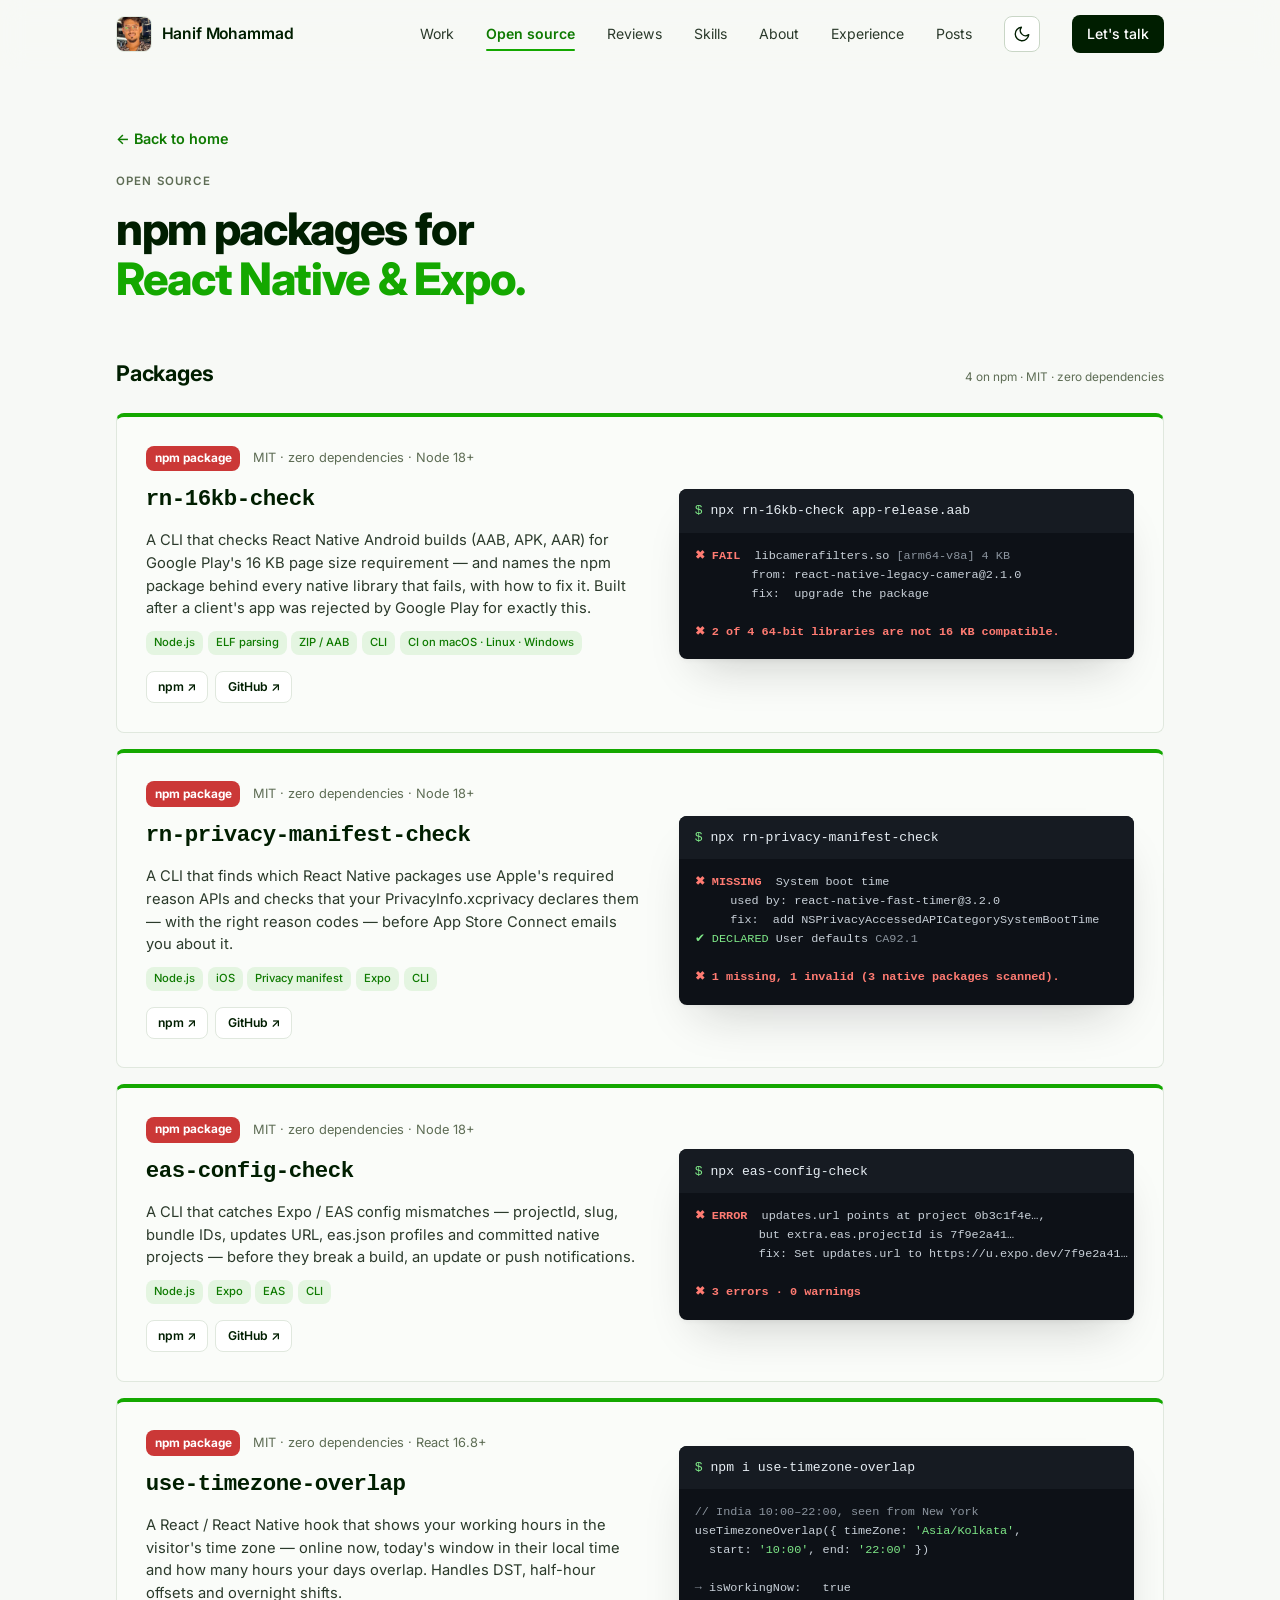
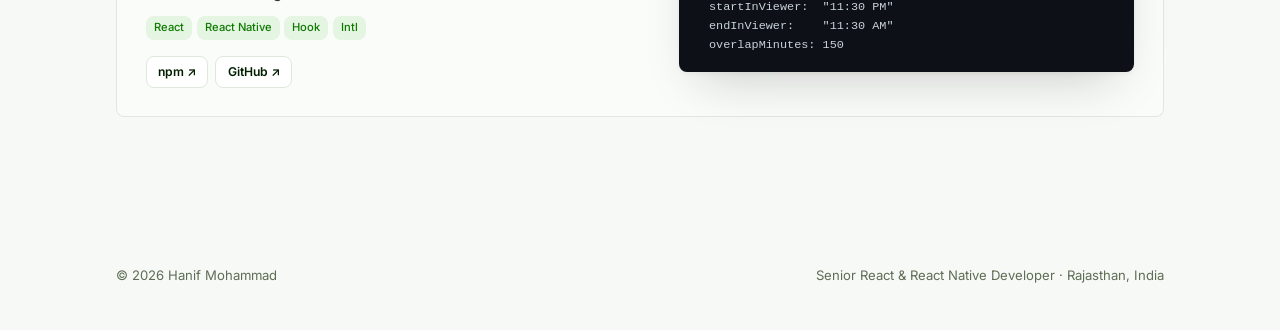
<file: open-source/index.html>
<!doctype html>
<html lang="en">
<head>
<meta charset="utf-8">
<meta name="viewport" content="width=device-width, initial-scale=1">
<title>Open source — Hanif Mohammad</title>
<meta name="description" content="Open-source npm packages by Hanif Mohammad for React Native and Expo developers.">
<link rel="canonical" href="https://hanif-2000.github.io/open-source/">
<meta property="og:type" content="website">
<meta property="og:url" content="https://hanif-2000.github.io/open-source/">
<meta property="og:title" content="Open source — Hanif Mohammad">
<meta property="og:description" content="Open-source npm packages by Hanif Mohammad for React Native and Expo developers.">
<meta property="og:image" content="https://hanif-2000.github.io/assets/og.jpg">
<meta name="twitter:card" content="summary_large_image">
<meta name="theme-color" content="#F7F9F6">
<link rel="icon" type="image/png" href="/assets/favicon.png">
<link rel="apple-touch-icon" href="/assets/apple-touch-icon.png">
<link rel="preconnect" href="https://fonts.googleapis.com">
<link rel="preconnect" href="https://fonts.gstatic.com" crossorigin>
<link href="https://fonts.googleapis.com/css2?family=Inter:wght@400;500;600;700;800&display=swap" rel="stylesheet">
<link rel="stylesheet" href="/assets/site.css">
<script>
  try { var t = localStorage.getItem('theme'); if (t === 'dark' || t === 'light') document.documentElement.setAttribute('data-theme', t); } catch (e) {}
</script>
</head>
<body>
<!-- Generated by scripts/build_pages.py from index.html — edit index.html, then re-run the script. -->

<header class="nav" id="nav">
  <div class="wrap nav-inner">
    <a href="/" class="brand"><img class="brand-avatar" src="/assets/avatar.jpg" alt="" width="36" height="36">Hanif Mohammad</a>
    <nav class="nav-links" aria-label="Primary">
      <a href="/work/" class="menu-link">Work</a>
      <a href="/open-source/" class="menu-link active" aria-current="page">Open source</a>
      <a href="/reviews/" class="menu-link">Reviews</a>
      <a href="/#skills" class="menu-link nav-extra">Skills</a>
      <a href="/#about" class="menu-link nav-extra">About</a>
      <a href="/#experience" class="menu-link nav-extra">Experience</a>
      <a href="/#posts" class="menu-link nav-extra">Posts</a>
      <button type="button" class="theme-btn" id="themeBtn" aria-label="Toggle dark mode"><svg class="moon" viewBox="0 0 24 24" fill="none" stroke="currentColor" stroke-width="1.8" stroke-linecap="round" stroke-linejoin="round"><path d="M21 12.8A9 9 0 1111.2 3a7 7 0 009.8 9.8z"/></svg><svg class="sun" viewBox="0 0 24 24" fill="none" stroke="currentColor" stroke-width="1.8" stroke-linecap="round"><circle cx="12" cy="12" r="4"/><path d="M12 2v2M12 20v2M4.9 4.9l1.4 1.4M17.7 17.7l1.4 1.4M2 12h2M20 12h2M4.9 19.1l1.4-1.4M17.7 6.3l1.4-1.4"/></svg></button>
      <a href="/#contact" class="nav-cta">Let's talk</a>
    </nav>
  </div>
</header>

<main id="top">
  <section class="page-intro" aria-label="Open source">
    <div class="wrap">
      <a class="back-link" href="/#work">← Back to home</a>
      <div class="sec-head">
        <span class="label">Open source</span>
        <h2>npm packages for <i>React Native &amp; Expo.</i></h2>
      </div>
      <div class="work-group" id="packages">
        <div class="group-label"><h3>Packages</h3><span class="count">4 on npm · MIT · zero dependencies</span></div>
        <div class="all-grid" data-cols="1">
          <article class="oss-card">
          <div class="oss-main">
            <div class="oss-head"><span class="oss-badge">npm package</span><span class="oss-meta">MIT · zero dependencies · Node 18+</span></div>
            <h4>rn-16kb-check</h4>
            <p>A CLI that checks React Native Android builds (AAB, APK, AAR) for Google Play's 16 KB page size requirement — and names the npm package behind every native library that fails, with how to fix it. Built after a client's app was rejected by Google Play for exactly this.</p>
            <div class="p-stack"><span>Node.js</span><span>ELF parsing</span><span>ZIP / AAB</span><span>CLI</span><span>CI on macOS · Linux · Windows</span></div>
            <div class="p-links">
              <a href="https://www.npmjs.com/package/rn-16kb-check" target="_blank" rel="noopener">npm ↗</a>
              <a href="https://github.com/hanif-2000/rn-16kb-check" target="_blank" rel="noopener">GitHub ↗</a>
            </div>
          </div>
          <div class="oss-term" aria-label="Example output">
            <div class="oss-cmd"><span>$</span> npx rn-16kb-check app-release.aab</div>
<pre><b class="r">✖ FAIL</b>  libcamerafilters.so <i>[arm64-v8a] 4 KB</i>
        from: react-native-legacy-camera@2.1.0
        fix:  upgrade the package

<b class="r">✖ 2 of 4 64-bit libraries are not 16 KB compatible.</b></pre>
          </div>
        </article>
          <article class="oss-card">
            <div class="oss-main">
              <div class="oss-head"><span class="oss-badge">npm package</span><span class="oss-meta">MIT · zero dependencies · Node 18+</span></div>
              <h4>rn-privacy-manifest-check</h4>
              <p>A CLI that finds which React Native packages use Apple's required reason APIs and checks that your PrivacyInfo.xcprivacy declares them — with the right reason codes — before App Store Connect emails you about it.</p>
              <div class="p-stack"><span>Node.js</span><span>iOS</span><span>Privacy manifest</span><span>Expo</span><span>CLI</span></div>
              <div class="p-links">
                <a href="https://www.npmjs.com/package/rn-privacy-manifest-check" target="_blank" rel="noopener">npm ↗</a>
                <a href="https://github.com/hanif-2000/rn-privacy-manifest-check" target="_blank" rel="noopener">GitHub ↗</a>
              </div>
            </div>
            <div class="oss-term" aria-label="Example output">
              <div class="oss-cmd"><span>$</span> npx rn-privacy-manifest-check</div>
<pre><b class="r">✖ MISSING</b>  System boot time
     used by: react-native-fast-timer@3.2.0
     fix:  add NSPrivacyAccessedAPICategorySystemBootTime
<b class="g">✔ DECLARED</b> User defaults <i>CA92.1</i>

<b class="r">✖ 1 missing, 1 invalid (3 native packages scanned).</b></pre>
            </div>
          </article>
          <article class="oss-card">
            <div class="oss-main">
              <div class="oss-head"><span class="oss-badge">npm package</span><span class="oss-meta">MIT · zero dependencies · Node 18+</span></div>
              <h4>eas-config-check</h4>
              <p>A CLI that catches Expo / EAS config mismatches — projectId, slug, bundle IDs, updates URL, eas.json profiles and committed native projects — before they break a build, an update or push notifications.</p>
              <div class="p-stack"><span>Node.js</span><span>Expo</span><span>EAS</span><span>CLI</span></div>
              <div class="p-links">
                <a href="https://www.npmjs.com/package/eas-config-check" target="_blank" rel="noopener">npm ↗</a>
                <a href="https://github.com/hanif-2000/eas-config-check" target="_blank" rel="noopener">GitHub ↗</a>
              </div>
            </div>
            <div class="oss-term" aria-label="Example output">
              <div class="oss-cmd"><span>$</span> npx eas-config-check</div>
<pre><b class="r">✖ ERROR</b>  updates.url points at project 0b3c1f4e…,
         but extra.eas.projectId is 7f9e2a41…
         fix: Set updates.url to https://u.expo.dev/7f9e2a41…

<b class="r">✖ 3 errors · 0 warnings</b></pre>
            </div>
          </article>
          <article class="oss-card">
            <div class="oss-main">
              <div class="oss-head"><span class="oss-badge">npm package</span><span class="oss-meta">MIT · zero dependencies · React 16.8+</span></div>
              <h4>use-timezone-overlap</h4>
              <p>A React / React Native hook that shows your working hours in the visitor's time zone — online now, today's window in their local time and how many hours your days overlap. Handles DST, half-hour offsets and overnight shifts.</p>
              <div class="p-stack"><span>React</span><span>React Native</span><span>Hook</span><span>Intl</span></div>
              <div class="p-links">
                <a href="https://www.npmjs.com/package/use-timezone-overlap" target="_blank" rel="noopener">npm ↗</a>
                <a href="https://github.com/hanif-2000/use-timezone-overlap" target="_blank" rel="noopener">GitHub ↗</a>
              </div>
            </div>
            <div class="oss-term" aria-label="Example usage">
              <div class="oss-cmd"><span>$</span> npm i use-timezone-overlap</div>
<pre><i>// India 10:00–22:00, seen from New York</i>
useTimezoneOverlap({ timeZone: <b class="g">'Asia/Kolkata'</b>,
  start: <b class="g">'10:00'</b>, end: <b class="g">'22:00'</b> })

<i>→</i> isWorkingNow:   true
  startInViewer:  "11:30 PM"
  endInViewer:    "11:30 AM"
  overlapMinutes: 150</pre>
            </div>
          </article>
          
        </div>
      </div>
    </div>
  </section>
</main>

<footer class="site wrap">
  <span>© 2026 Hanif Mohammad</span>
  <span>Senior React &amp; React Native Developer · Rajasthan, India</span>
</footer>

<script>
  (function () {
    var nav = document.getElementById('nav');
    var onScroll = function () { nav.classList.toggle('scrolled', window.scrollY > 8); };
    window.addEventListener('scroll', onScroll, { passive: true }); onScroll();
  })();
  (function () {
    var b = document.getElementById('themeBtn'); if (!b) return;
    var mq = window.matchMedia('(prefers-color-scheme: dark)');
    var cur = function () { var a = document.documentElement.getAttribute('data-theme'); return a || (mq.matches ? 'dark' : 'light'); };
    var meta = document.querySelector('meta[name="theme-color"]');
    var sync = function () { if (meta) meta.setAttribute('content', cur() === 'dark' ? '#0C140B' : '#F7F9F6'); b.setAttribute('aria-pressed', cur() === 'dark' ? 'true' : 'false'); };
    sync();
    b.addEventListener('click', function () {
      var n = cur() === 'dark' ? 'light' : 'dark';
      document.documentElement.setAttribute('data-theme', n);
      try { localStorage.setItem('theme', n); } catch (e) {}
      sync();
    });
  })();
</script>
</body>
</html>
</file>
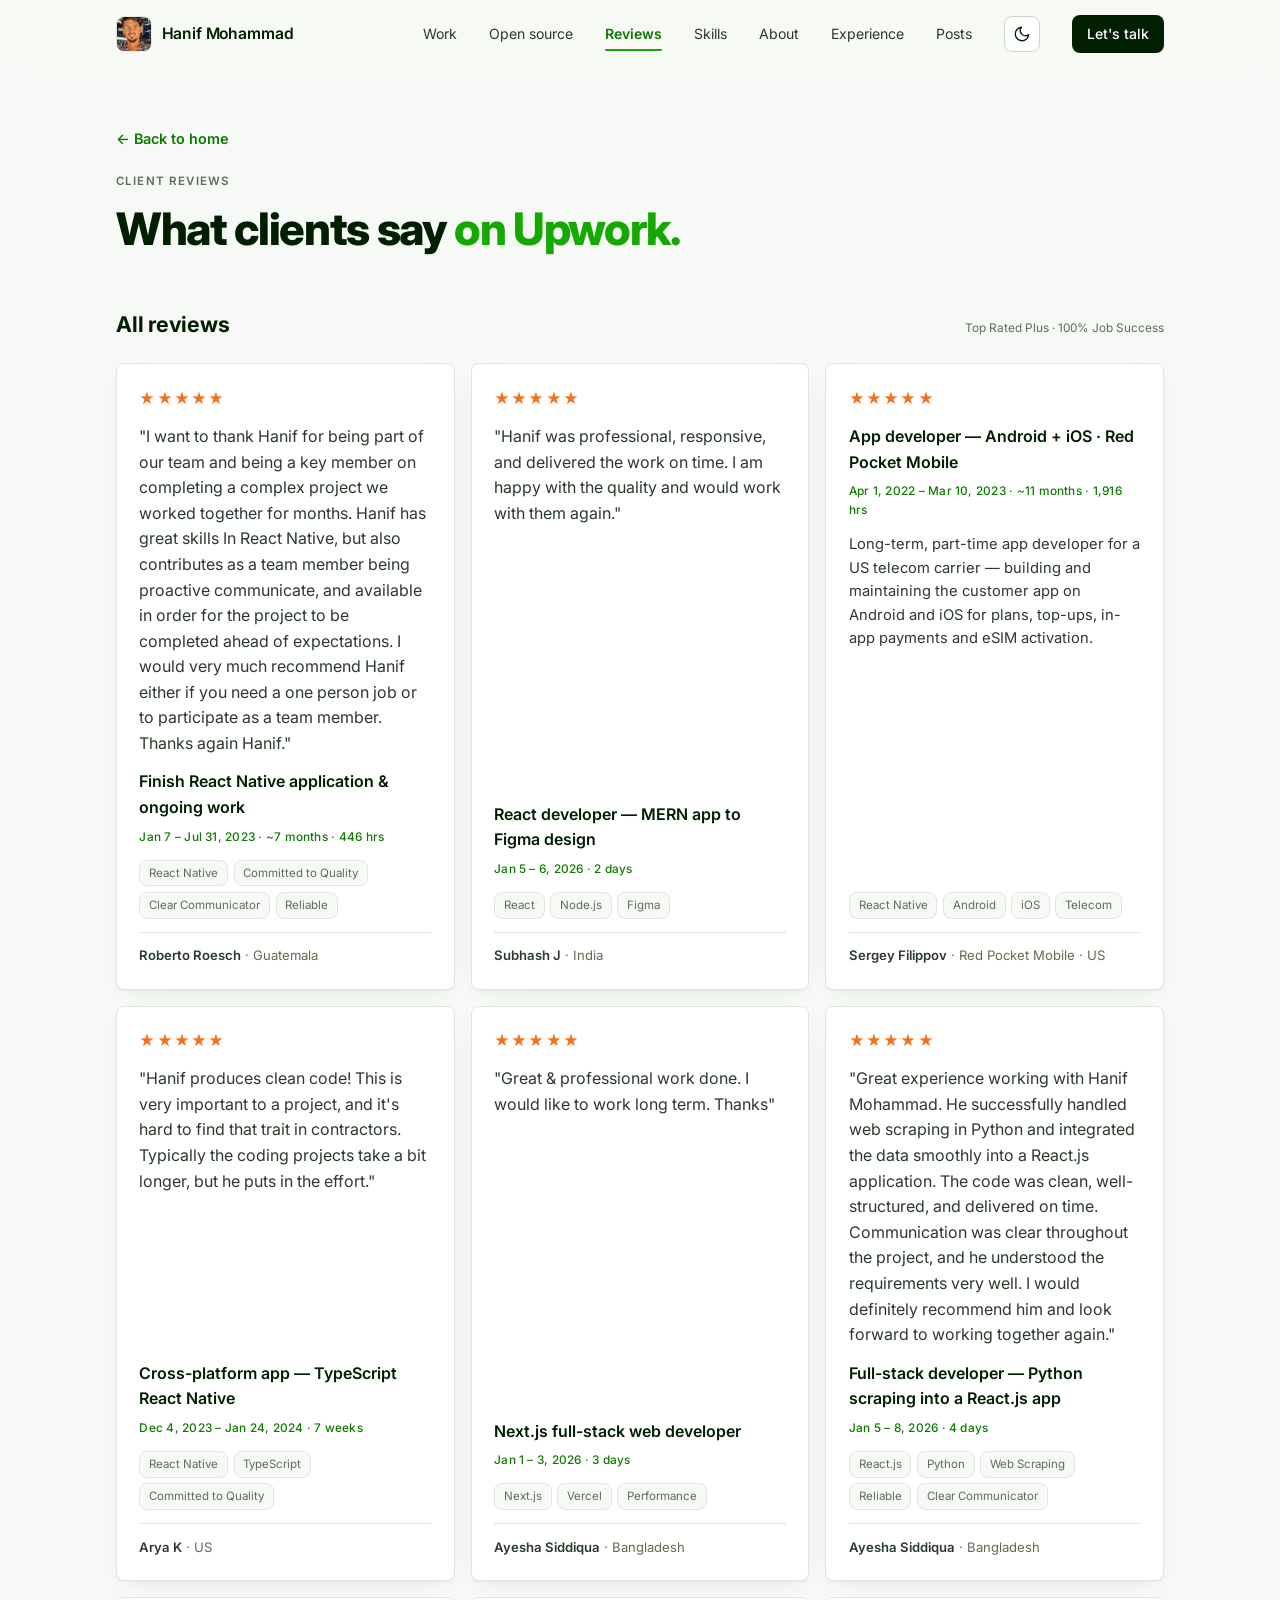
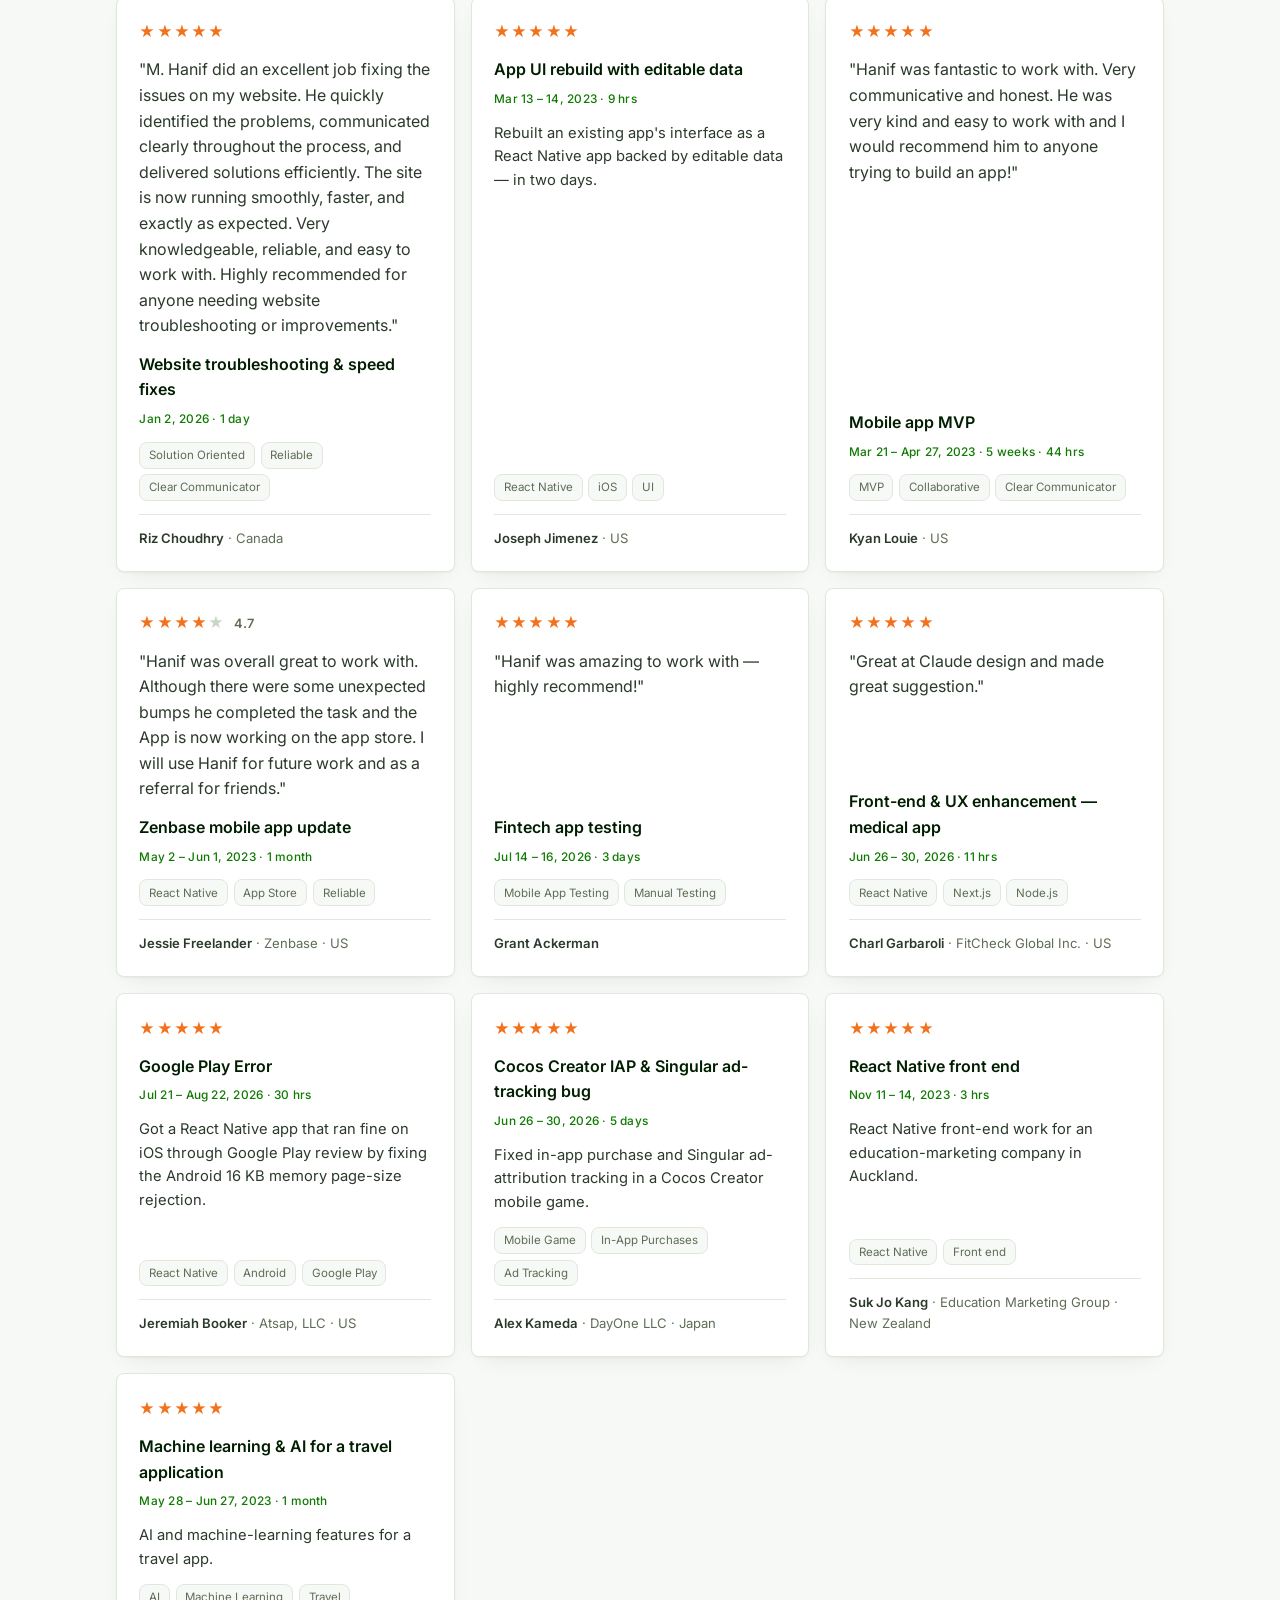
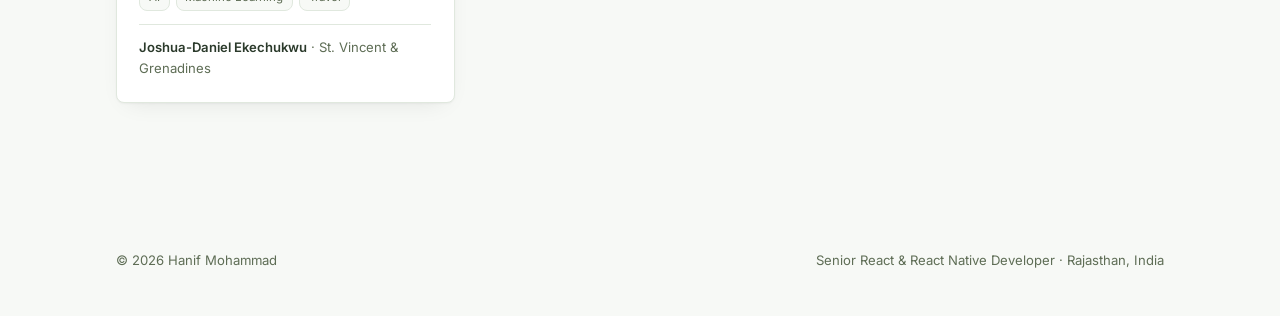
<file: reviews/index.html>
<!doctype html>
<html lang="en">
<head>
<meta charset="utf-8">
<meta name="viewport" content="width=device-width, initial-scale=1">
<title>Client reviews — Hanif Mohammad</title>
<meta name="description" content="Client reviews for Hanif Mohammad on Upwork — Top Rated Plus, 100% Job Success.">
<link rel="canonical" href="https://hanif-2000.github.io/reviews/">
<meta property="og:type" content="website">
<meta property="og:url" content="https://hanif-2000.github.io/reviews/">
<meta property="og:title" content="Client reviews — Hanif Mohammad">
<meta property="og:description" content="Client reviews for Hanif Mohammad on Upwork — Top Rated Plus, 100% Job Success.">
<meta property="og:image" content="https://hanif-2000.github.io/assets/og.jpg">
<meta name="twitter:card" content="summary_large_image">
<meta name="theme-color" content="#F7F9F6">
<link rel="icon" type="image/png" href="/assets/favicon.png">
<link rel="apple-touch-icon" href="/assets/apple-touch-icon.png">
<link rel="preconnect" href="https://fonts.googleapis.com">
<link rel="preconnect" href="https://fonts.gstatic.com" crossorigin>
<link href="https://fonts.googleapis.com/css2?family=Inter:wght@400;500;600;700;800&display=swap" rel="stylesheet">
<link rel="stylesheet" href="/assets/site.css">
<script>
  try { var t = localStorage.getItem('theme'); if (t === 'dark' || t === 'light') document.documentElement.setAttribute('data-theme', t); } catch (e) {}
</script>
</head>
<body>
<!-- Generated by scripts/build_pages.py from index.html — edit index.html, then re-run the script. -->

<header class="nav" id="nav">
  <div class="wrap nav-inner">
    <a href="/" class="brand"><img class="brand-avatar" src="/assets/avatar.jpg" alt="" width="36" height="36">Hanif Mohammad</a>
    <nav class="nav-links" aria-label="Primary">
      <a href="/work/" class="menu-link">Work</a>
      <a href="/open-source/" class="menu-link">Open source</a>
      <a href="/reviews/" class="menu-link active" aria-current="page">Reviews</a>
      <a href="/#skills" class="menu-link nav-extra">Skills</a>
      <a href="/#about" class="menu-link nav-extra">About</a>
      <a href="/#experience" class="menu-link nav-extra">Experience</a>
      <a href="/#posts" class="menu-link nav-extra">Posts</a>
      <button type="button" class="theme-btn" id="themeBtn" aria-label="Toggle dark mode"><svg class="moon" viewBox="0 0 24 24" fill="none" stroke="currentColor" stroke-width="1.8" stroke-linecap="round" stroke-linejoin="round"><path d="M21 12.8A9 9 0 1111.2 3a7 7 0 009.8 9.8z"/></svg><svg class="sun" viewBox="0 0 24 24" fill="none" stroke="currentColor" stroke-width="1.8" stroke-linecap="round"><circle cx="12" cy="12" r="4"/><path d="M12 2v2M12 20v2M4.9 4.9l1.4 1.4M17.7 17.7l1.4 1.4M2 12h2M20 12h2M4.9 19.1l1.4-1.4M17.7 6.3l1.4-1.4"/></svg></button>
      <a href="/#contact" class="nav-cta">Let's talk</a>
    </nav>
  </div>
</header>

<main id="top">
  <section class="page-intro" aria-label="Client reviews">
    <div class="wrap">
      <a class="back-link" href="/#reviews">← Back to home</a>
      <div class="sec-head">
        <span class="label">Client reviews</span>
        <h2>What clients say <i>on Upwork.</i></h2>
      </div>
      <div class="work-group" id="all">
        <div class="group-label"><h3>All reviews</h3><span class="count">Top Rated Plus · 100% Job Success</span></div>
        <div class="all-grid" data-cols="3">
        <!-- Review card. Written review -> <blockquote>; stars only -> <p class="summary">.
             Desktop grid is 6 columns: .featured = 4, default = 2, .half = 3. Keep every row summing to 6. -->
        <article class="review">
          <span class="stars" aria-label="5 out of 5 stars">★★★★★</span>
          <blockquote>"I want to thank Hanif for being part of our team and being a key member on completing a complex project we worked together for months. Hanif has great skills In React Native, but also contributes as a team member being proactive communicate, and available in order for the project to be completed ahead of expectations. I would very much recommend Hanif either if you need a one person job or to participate as a team member. Thanks again Hanif."</blockquote>
          <h3>Finish React Native application &amp; ongoing work</h3>
          <div class="when">Jan 7 – Jul 31, 2023 · ~7 months · 446 hrs</div>
          <div class="tags"><span>React Native</span><span>Committed to Quality</span><span>Clear Communicator</span><span>Reliable</span></div>
          <div class="who"><span><b>Roberto Roesch</b> · Guatemala</span></div>
        </article>

        <article class="review">
          <span class="stars" aria-label="5 out of 5 stars">★★★★★</span>
          <blockquote>"Hanif was professional, responsive, and delivered the work on time. I am happy with the quality and would work with them again."</blockquote>
          <h3>React developer — MERN app to Figma design</h3>
          <div class="when">Jan 5 – 6, 2026 · 2 days</div>
          <div class="tags"><span>React</span><span>Node.js</span><span>Figma</span></div>
          <div class="who"><span><b>Subhash J</b> · India</span></div>
        </article>

        <article class="review">
          <span class="stars" aria-label="5 out of 5 stars">★★★★★</span>
          <h3>App developer — Android + iOS · Red Pocket Mobile</h3>
          <div class="when">Apr 1, 2022 – Mar 10, 2023 · ~11 months · 1,916 hrs</div>
          <p class="summary">Long-term, part-time app developer for a US telecom carrier — building and maintaining the customer app on Android and iOS for plans, top-ups, in-app payments and eSIM activation.</p>
          <div class="tags"><span>React Native</span><span>Android</span><span>iOS</span><span>Telecom</span></div>
          <div class="who"><span><b>Sergey Filippov</b> · Red Pocket Mobile · US</span></div>
        </article>

        <article class="review">
          <span class="stars" aria-label="5 out of 5 stars">★★★★★</span>
          <blockquote>"Hanif produces clean code! This is very important to a project, and it's hard to find that trait in contractors. Typically the coding projects take a bit longer, but he puts in the effort."</blockquote>
          <h3>Cross-platform app — TypeScript React Native</h3>
          <div class="when">Dec 4, 2023 – Jan 24, 2024 · 7 weeks</div>
          <div class="tags"><span>React Native</span><span>TypeScript</span><span>Committed to Quality</span></div>
          <div class="who"><span><b>Arya K</b> · US</span></div>
        </article>

        <article class="review">
          <span class="stars" aria-label="5 out of 5 stars">★★★★★</span>
          <blockquote>"Great &amp; professional work done. I would like to work long term. Thanks"</blockquote>
          <h3>Next.js full-stack web developer</h3>
          <div class="when">Jan 1 – 3, 2026 · 3 days</div>
          <div class="tags"><span>Next.js</span><span>Vercel</span><span>Performance</span></div>
          <div class="who"><span><b>Ayesha Siddiqua</b> · Bangladesh</span></div>
        </article>

        <article class="review">
          <span class="stars" aria-label="5 out of 5 stars">★★★★★</span>
          <blockquote>"Great experience working with Hanif Mohammad. He successfully handled web scraping in Python and integrated the data smoothly into a React.js application. The code was clean, well-structured, and delivered on time. Communication was clear throughout the project, and he understood the requirements very well. I would definitely recommend him and look forward to working together again."</blockquote>
          <h3>Full-stack developer — Python scraping into a React.js app</h3>
          <div class="when">Jan 5 – 8, 2026 · 4 days</div>
          <div class="tags"><span>React.js</span><span>Python</span><span>Web Scraping</span><span>Reliable</span><span>Clear Communicator</span></div>
          <div class="who"><span><b>Ayesha Siddiqua</b> · Bangladesh</span></div>
        </article>

        <article class="review">
          <span class="stars" aria-label="5 out of 5 stars">★★★★★</span>
          <blockquote>"M. Hanif did an excellent job fixing the issues on my website. He quickly identified the problems, communicated clearly throughout the process, and delivered solutions efficiently. The site is now running smoothly, faster, and exactly as expected. Very knowledgeable, reliable, and easy to work with. Highly recommended for anyone needing website troubleshooting or improvements."</blockquote>
          <h3>Website troubleshooting &amp; speed fixes</h3>
          <div class="when">Jan 2, 2026 · 1 day</div>
          <div class="tags"><span>Solution Oriented</span><span>Reliable</span><span>Clear Communicator</span></div>
          <div class="who"><span><b>Riz Choudhry</b> · Canada</span></div>
        </article>

        <article class="review">
          <span class="stars" aria-label="5 out of 5 stars">★★★★★</span>
          <h3>App UI rebuild with editable data</h3>
          <div class="when">Mar 13 – 14, 2023 · 9 hrs</div>
          <p class="summary">Rebuilt an existing app's interface as a React Native app backed by editable data — in two days.</p>
          <div class="tags"><span>React Native</span><span>iOS</span><span>UI</span></div>
          <div class="who"><span><b>Joseph Jimenez</b> · US</span></div>
        </article>

        <article class="review">
          <span class="stars" aria-label="5 out of 5 stars">★★★★★</span>
          <blockquote>"Hanif was fantastic to work with. Very communicative and honest. He was very kind and easy to work with and I would recommend him to anyone trying to build an app!"</blockquote>
          <h3>Mobile app MVP</h3>
          <div class="when">Mar 21 – Apr 27, 2023 · 5 weeks · 44 hrs</div>
          <div class="tags"><span>MVP</span><span>Collaborative</span><span>Clear Communicator</span></div>
          <div class="who"><span><b>Kyan Louie</b> · US</span></div>
        </article>

        <article class="review">
          <span class="stars" aria-label="4.7 out of 5 stars">★★★★<span class="star-dim">★</span> <span class="score">4.7</span></span>
          <blockquote>"Hanif was overall great to work with. Although there were some unexpected bumps he completed the task and the App is now working on the app store. I will use Hanif for future work and as a referral for friends."</blockquote>
          <h3>Zenbase mobile app update</h3>
          <div class="when">May 2 – Jun 1, 2023 · 1 month</div>
          <div class="tags"><span>React Native</span><span>App Store</span><span>Reliable</span></div>
          <div class="who"><span><b>Jessie Freelander</b> · Zenbase · US</span></div>
        </article>

        <article class="review">
          <span class="stars" aria-label="5 out of 5 stars">★★★★★</span>
          <blockquote>"Hanif was amazing to work with — highly recommend!"</blockquote>
          <h3>Fintech app testing</h3>
          <div class="when">Jul 14 – 16, 2026 · 3 days</div>
          <div class="tags"><span>Mobile App Testing</span><span>Manual Testing</span></div>
          <div class="who"><span><b>Grant Ackerman</b></span></div>
        </article>

        <article class="review">
          <span class="stars" aria-label="5 out of 5 stars">★★★★★</span>
          <blockquote>"Great at Claude design and made great suggestion."</blockquote>
          <h3>Front-end &amp; UX enhancement — medical app</h3>
          <div class="when">Jun 26 – 30, 2026 · 11 hrs</div>
          <div class="tags"><span>React Native</span><span>Next.js</span><span>Node.js</span></div>
          <div class="who"><span><b>Charl Garbaroli</b> · FitCheck Global Inc. · US</span></div>
        </article>

        <article class="review">
          <span class="stars" aria-label="5 out of 5 stars">★★★★★</span>
          <h3>Google Play Error</h3>
          <div class="when">Jul 21 – Aug 22, 2026 · 30 hrs</div>
          <p class="summary">Got a React Native app that ran fine on iOS through Google Play review by fixing the Android 16 KB memory page-size rejection.</p>
          <div class="tags"><span>React Native</span><span>Android</span><span>Google Play</span></div>
          <div class="who"><span><b>Jeremiah Booker</b> · Atsap, LLC · US</span></div>
        </article>

        <article class="review">
          <span class="stars" aria-label="5 out of 5 stars">★★★★★</span>
          <h3>Cocos Creator IAP &amp; Singular ad-tracking bug</h3>
          <div class="when">Jun 26 – 30, 2026 · 5 days</div>
          <p class="summary">Fixed in-app purchase and Singular ad-attribution tracking in a Cocos Creator mobile game.</p>
          <div class="tags"><span>Mobile Game</span><span>In-App Purchases</span><span>Ad Tracking</span></div>
          <div class="who"><span><b>Alex Kameda</b> · DayOne LLC · Japan</span></div>
        </article>

        <article class="review">
          <span class="stars" aria-label="5 out of 5 stars">★★★★★</span>
          <h3>React Native front end</h3>
          <div class="when">Nov 11 – 14, 2023 · 3 hrs</div>
          <p class="summary">React Native front-end work for an education-marketing company in Auckland.</p>
          <div class="tags"><span>React Native</span><span>Front end</span></div>
          <div class="who"><span><b>Suk Jo Kang</b> · Education Marketing Group · New Zealand</span></div>
        </article>

        <article class="review">
          <span class="stars" aria-label="5 out of 5 stars">★★★★★</span>
          <h3>Machine learning &amp; AI for a travel application</h3>
          <div class="when">May 28 – Jun 27, 2023 · 1 month</div>
          <p class="summary">AI and machine-learning features for a travel app.</p>
          <div class="tags"><span>AI</span><span>Machine Learning</span><span>Travel</span></div>
          <div class="who"><span><b>Joshua-Daniel Ekechukwu</b> · St. Vincent &amp; Grenadines</span></div>
        </article>

      
        </div>
      </div>
    </div>
  </section>
</main>

<footer class="site wrap">
  <span>© 2026 Hanif Mohammad</span>
  <span>Senior React &amp; React Native Developer · Rajasthan, India</span>
</footer>

<script>
  (function () {
    var nav = document.getElementById('nav');
    var onScroll = function () { nav.classList.toggle('scrolled', window.scrollY > 8); };
    window.addEventListener('scroll', onScroll, { passive: true }); onScroll();
  })();
  (function () {
    var b = document.getElementById('themeBtn'); if (!b) return;
    var mq = window.matchMedia('(prefers-color-scheme: dark)');
    var cur = function () { var a = document.documentElement.getAttribute('data-theme'); return a || (mq.matches ? 'dark' : 'light'); };
    var meta = document.querySelector('meta[name="theme-color"]');
    var sync = function () { if (meta) meta.setAttribute('content', cur() === 'dark' ? '#0C140B' : '#F7F9F6'); b.setAttribute('aria-pressed', cur() === 'dark' ? 'true' : 'false'); };
    sync();
    b.addEventListener('click', function () {
      var n = cur() === 'dark' ? 'light' : 'dark';
      document.documentElement.setAttribute('data-theme', n);
      try { localStorage.setItem('theme', n); } catch (e) {}
      sync();
    });
  })();
</script>
</body>
</html>
</file>
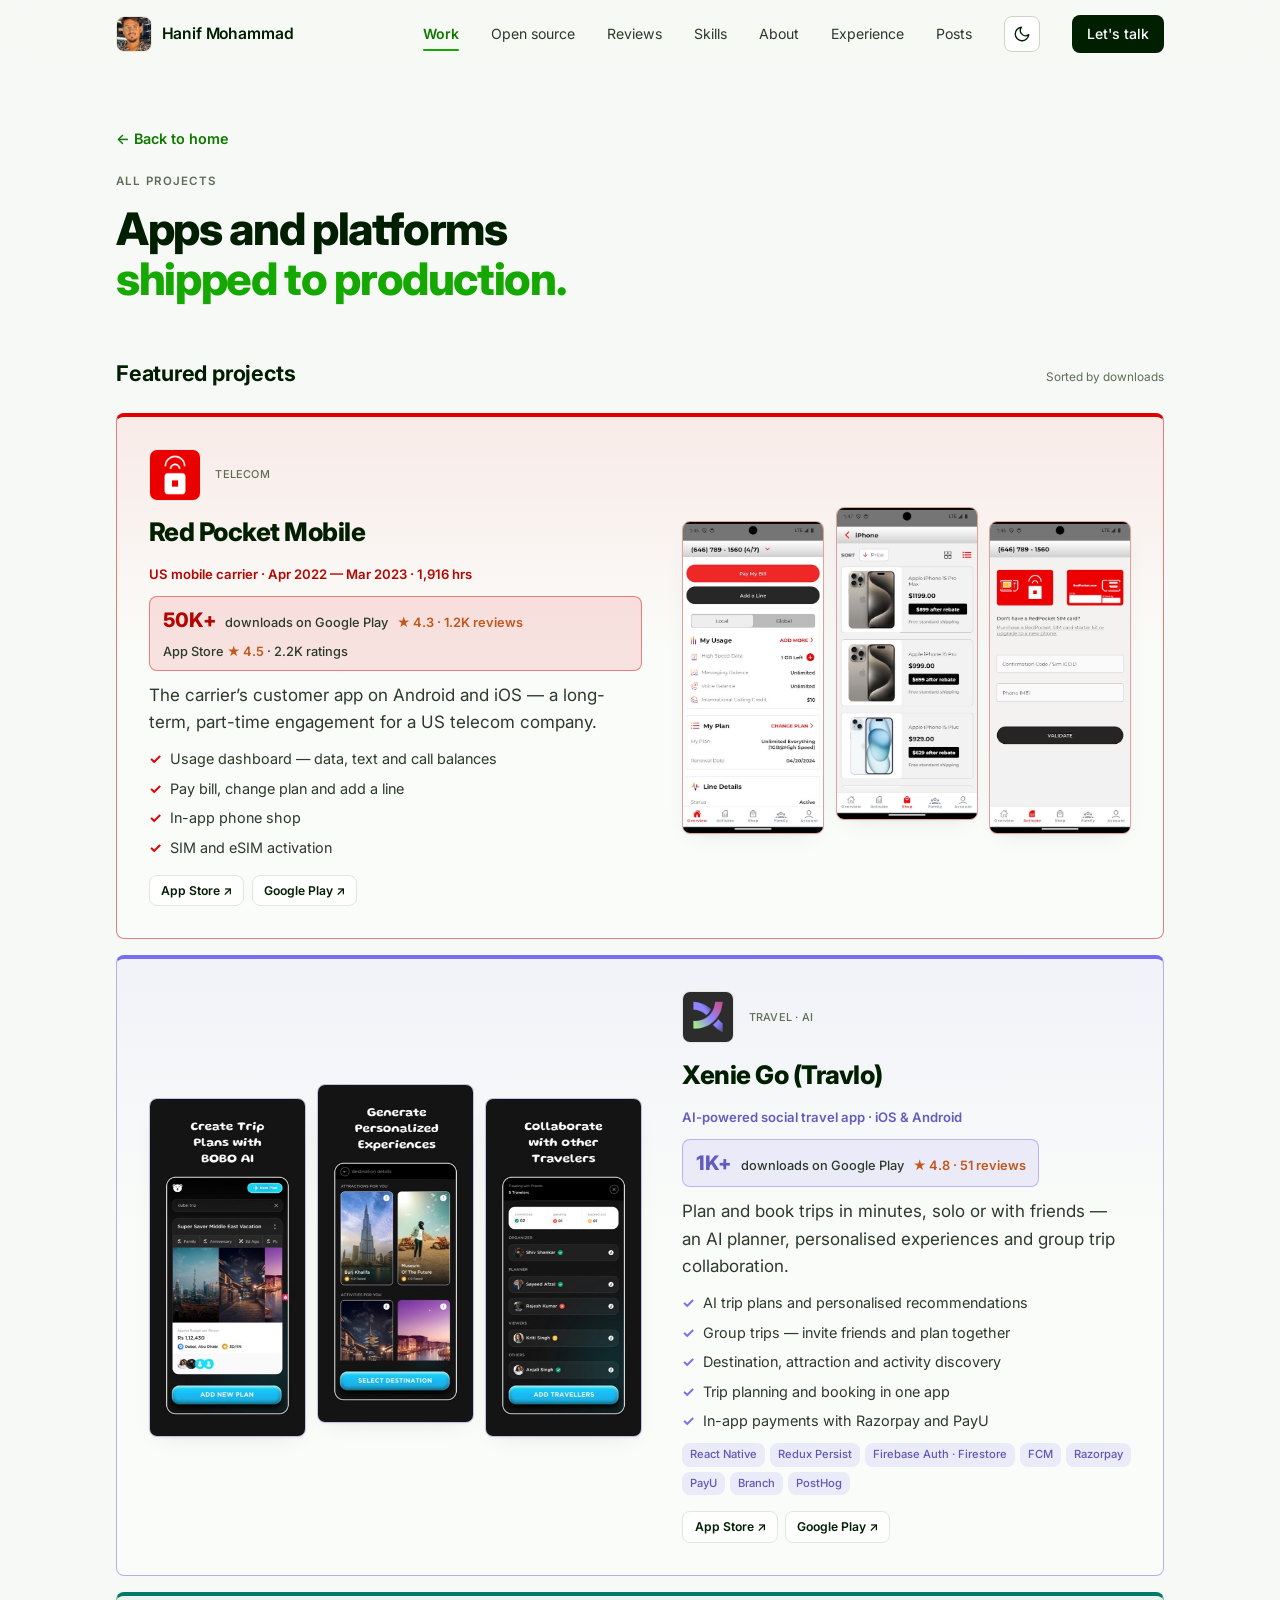
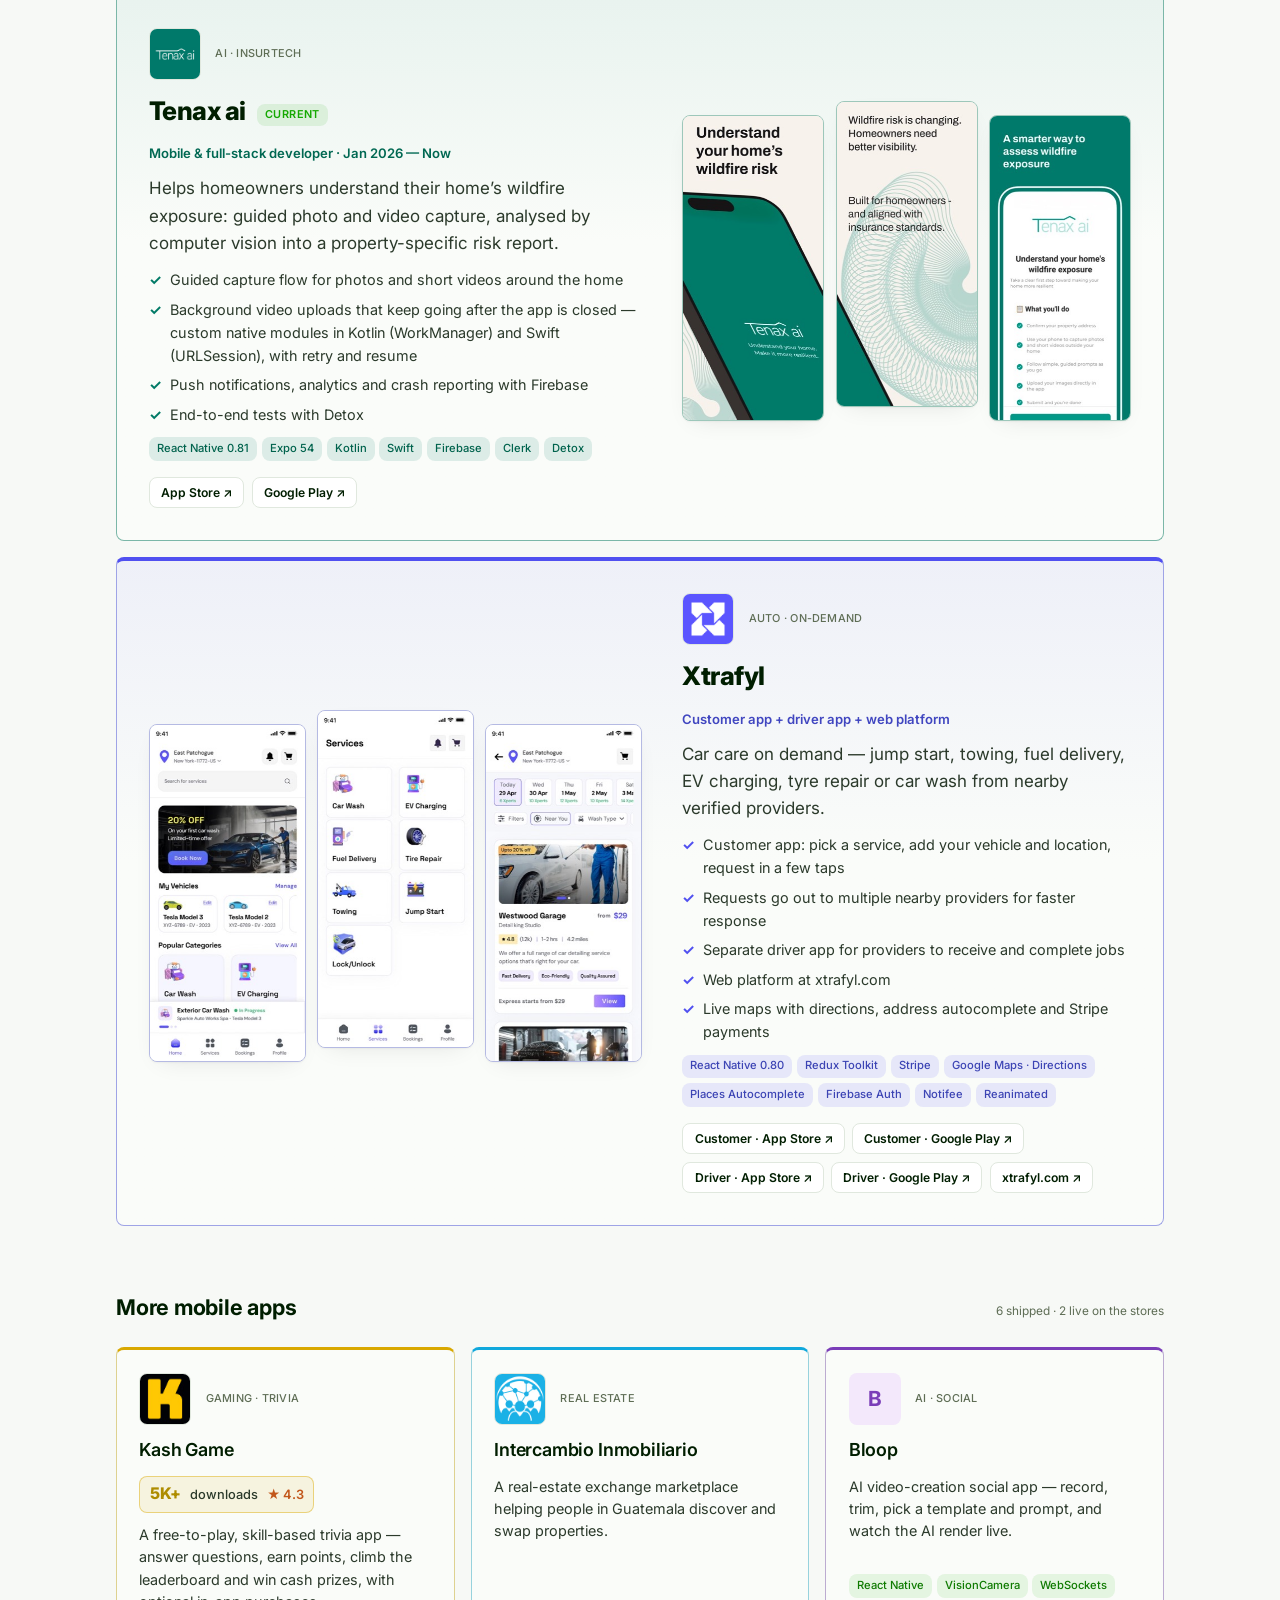
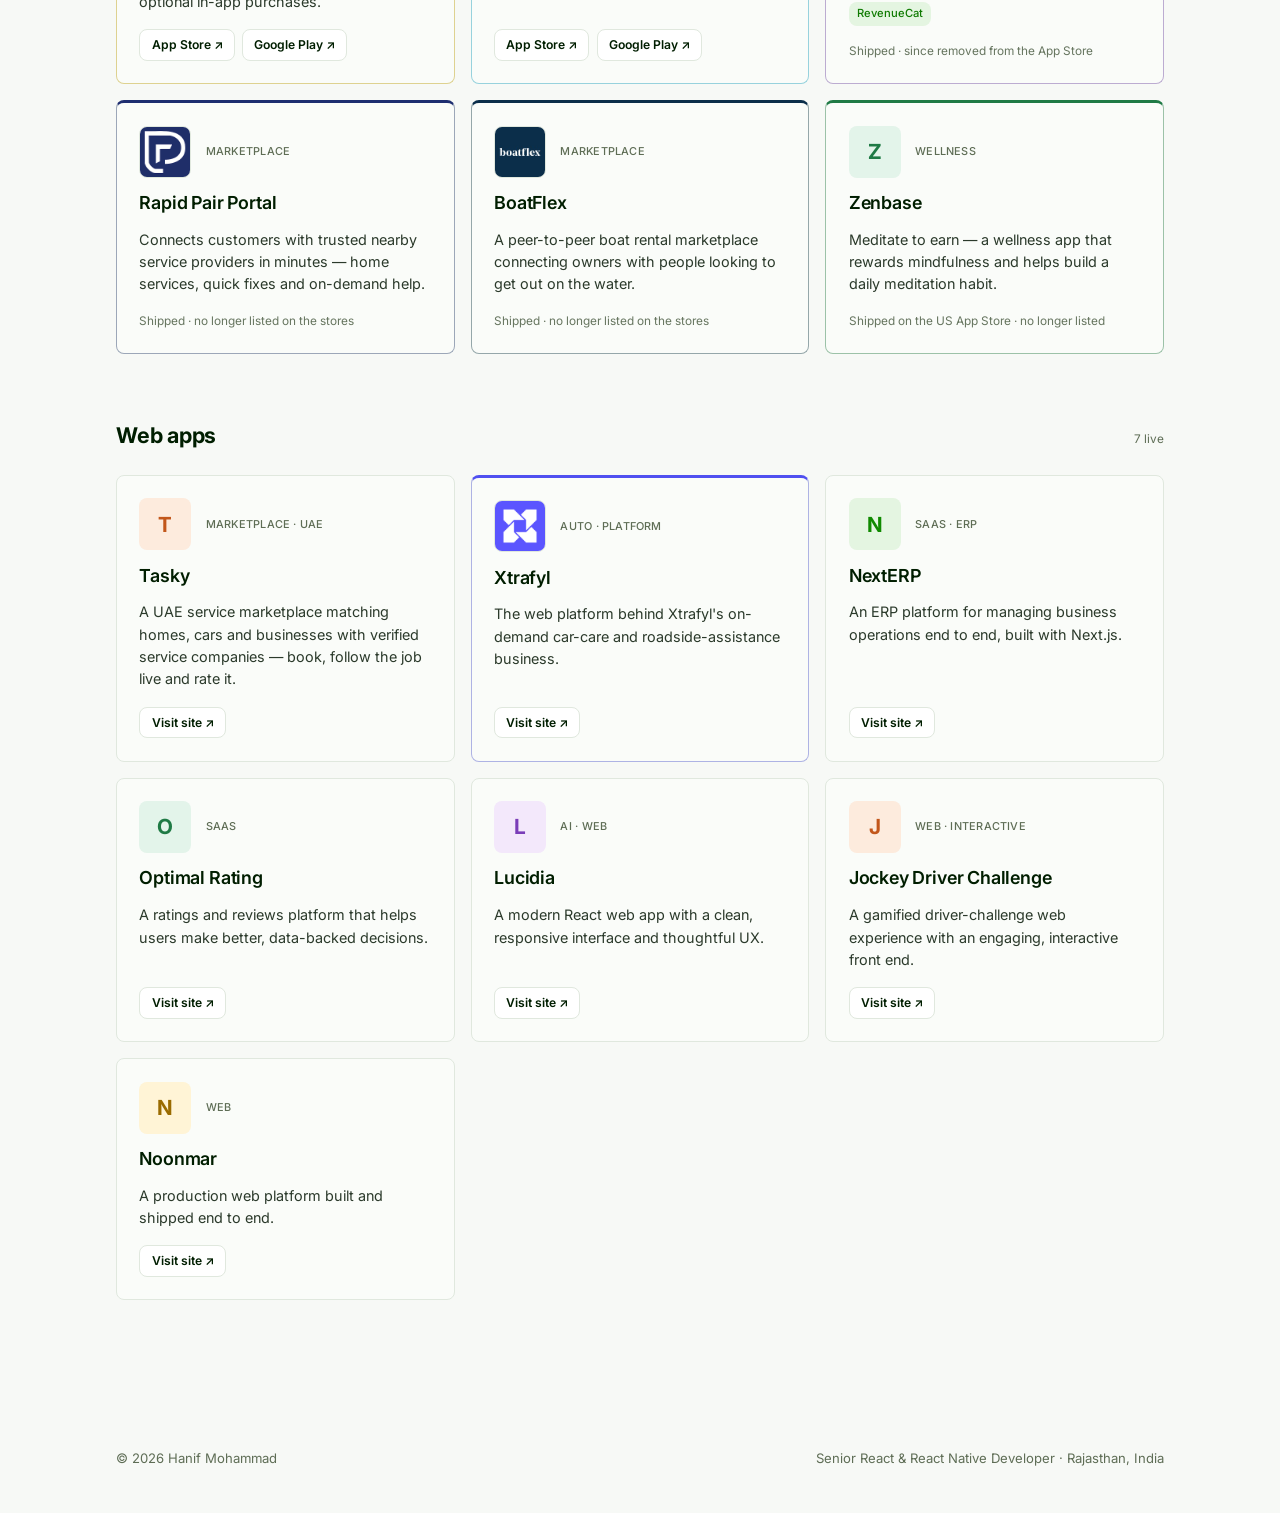
<file: work/index.html>
<!doctype html>
<html lang="en">
<head>
<meta charset="utf-8">
<meta name="viewport" content="width=device-width, initial-scale=1">
<title>All projects — Hanif Mohammad</title>
<meta name="description" content="Mobile apps and web platforms Hanif Mohammad has shipped to production.">
<link rel="canonical" href="https://hanif-2000.github.io/work/">
<meta property="og:type" content="website">
<meta property="og:url" content="https://hanif-2000.github.io/work/">
<meta property="og:title" content="All projects — Hanif Mohammad">
<meta property="og:description" content="Mobile apps and web platforms Hanif Mohammad has shipped to production.">
<meta property="og:image" content="https://hanif-2000.github.io/assets/og.jpg">
<meta name="twitter:card" content="summary_large_image">
<meta name="theme-color" content="#F7F9F6">
<link rel="icon" type="image/png" href="/assets/favicon.png">
<link rel="apple-touch-icon" href="/assets/apple-touch-icon.png">
<link rel="preconnect" href="https://fonts.googleapis.com">
<link rel="preconnect" href="https://fonts.gstatic.com" crossorigin>
<link href="https://fonts.googleapis.com/css2?family=Inter:wght@400;500;600;700;800&display=swap" rel="stylesheet">
<link rel="stylesheet" href="/assets/site.css">
<script>
  try { var t = localStorage.getItem('theme'); if (t === 'dark' || t === 'light') document.documentElement.setAttribute('data-theme', t); } catch (e) {}
</script>
</head>
<body>
<!-- Generated by scripts/build_pages.py from index.html — edit index.html, then re-run the script. -->

<header class="nav" id="nav">
  <div class="wrap nav-inner">
    <a href="/" class="brand"><img class="brand-avatar" src="/assets/avatar.jpg" alt="" width="36" height="36">Hanif Mohammad</a>
    <nav class="nav-links" aria-label="Primary">
      <a href="/work/" class="menu-link active" aria-current="page">Work</a>
      <a href="/open-source/" class="menu-link">Open source</a>
      <a href="/reviews/" class="menu-link">Reviews</a>
      <a href="/#skills" class="menu-link nav-extra">Skills</a>
      <a href="/#about" class="menu-link nav-extra">About</a>
      <a href="/#experience" class="menu-link nav-extra">Experience</a>
      <a href="/#posts" class="menu-link nav-extra">Posts</a>
      <button type="button" class="theme-btn" id="themeBtn" aria-label="Toggle dark mode"><svg class="moon" viewBox="0 0 24 24" fill="none" stroke="currentColor" stroke-width="1.8" stroke-linecap="round" stroke-linejoin="round"><path d="M21 12.8A9 9 0 1111.2 3a7 7 0 009.8 9.8z"/></svg><svg class="sun" viewBox="0 0 24 24" fill="none" stroke="currentColor" stroke-width="1.8" stroke-linecap="round"><circle cx="12" cy="12" r="4"/><path d="M12 2v2M12 20v2M4.9 4.9l1.4 1.4M17.7 17.7l1.4 1.4M2 12h2M20 12h2M4.9 19.1l1.4-1.4M17.7 6.3l1.4-1.4"/></svg></button>
      <a href="/#contact" class="nav-cta">Let's talk</a>
    </nav>
  </div>
</header>

<main id="top">
  <section class="page-intro" aria-label="All projects">
    <div class="wrap">
      <a class="back-link" href="/#work">← Back to home</a>
      <div class="sec-head">
        <span class="label">All projects</span>
        <h2>Apps and platforms <i>shipped to production.</i></h2>
      </div>
      <div class="work-group" id="featured">
        <div class="group-label"><h3>Featured projects</h3><span class="count">Sorted by downloads</span></div>
        <div class="all-grid" data-cols="1">
        <article class="feature-card" style="--brand:#E00000">
          <div class="f-body">
            <div class="p-top"><img class="p-icon" src="/assets/icons/redpocket.png" alt="" loading="lazy" width="52" height="52"><span class="p-cat">Telecom</span></div>
            <h3>Red Pocket Mobile</h3>
            <div class="f-meta">US mobile carrier · Apr 2022 — Mar 2023 · 1,916 hrs</div>
            <div class="dl-badge"><span class="dl-n">50K+</span><span class="dl-l">downloads on Google Play</span><span class="dl-r">★ 4.3 · 1.2K reviews</span><span class="dl-ios">App Store <b>★ 4.5</b> · 2.2K ratings</span></div>
            <p class="f-lead">The carrier’s customer app on Android and iOS — a long-term, part-time engagement for a US telecom company.</p>
            <ul class="f-points"><li>Usage dashboard — data, text and call balances</li><li>Pay bill, change plan and add a line</li><li>In-app phone shop</li><li>SIM and eSIM activation</li></ul>
            
            <div class="p-links"><a href="https://apps.apple.com/us/app/redpocket/id1567563050" target="_blank" rel="noopener">App Store ↗</a><a href="https://play.google.com/store/apps/details?id=com.redpocket" target="_blank" rel="noopener">Google Play ↗</a></div>
          </div>
          <div class="f-media"><div class="f-shots"><img src="/assets/shots/redpocket_1.jpg" alt="Red Pocket Mobile screenshot 1" loading="lazy" width="196" height="424"><img src="/assets/shots/redpocket_2.jpg" alt="Red Pocket Mobile screenshot 2" loading="lazy" width="196" height="424"><img src="/assets/shots/redpocket_3.jpg" alt="Red Pocket Mobile screenshot 3" loading="lazy" width="196" height="424"></div></div>
        </article>
        <article class="feature-card" style="--brand:#7C6CF0">
          <div class="f-body">
            <div class="p-top"><img class="p-icon" src="/assets/icons/xeniego.jpg" alt="" loading="lazy" width="52" height="52"><span class="p-cat">Travel · AI</span></div>
            <h3>Xenie Go (Travlo)</h3>
            <div class="f-meta">AI-powered social travel app · iOS &amp; Android</div>
            <div class="dl-badge"><span class="dl-n">1K+</span><span class="dl-l">downloads on Google Play</span><span class="dl-r">★ 4.8 · 51 reviews</span></div>
            <p class="f-lead">Plan and book trips in minutes, solo or with friends — an AI planner, personalised experiences and group trip collaboration.</p>
            <ul class="f-points"><li>AI trip plans and personalised recommendations</li><li>Group trips — invite friends and plan together</li><li>Destination, attraction and activity discovery</li><li>Trip planning and booking in one app</li><li>In-app payments with Razorpay and PayU</li></ul>
            <div class="p-stack"><span>React Native</span><span>Redux Persist</span><span>Firebase Auth · Firestore</span><span>FCM</span><span>Razorpay</span><span>PayU</span><span>Branch</span><span>PostHog</span></div>
            
            <div class="p-links"><a href="https://apps.apple.com/in/app/xenie-go/id6738392849" target="_blank" rel="noopener">App Store ↗</a><a href="https://play.google.com/store/apps/details?id=com.travlo" target="_blank" rel="noopener">Google Play ↗</a></div>
          </div>
          <div class="f-media"><div class="f-shots"><img src="/assets/shots/xeniego_1.jpg" alt="Xenie Go screenshot 1" loading="lazy" width="196" height="424"><img src="/assets/shots/xeniego_2.jpg" alt="Xenie Go screenshot 2" loading="lazy" width="196" height="424"><img src="/assets/shots/xeniego_3.jpg" alt="Xenie Go screenshot 3" loading="lazy" width="196" height="424"></div></div>
        </article>
        <article class="feature-card" style="--brand:#007A66">
          <div class="f-body">
            <div class="p-top"><img class="p-icon" src="/assets/icons/tenax.jpg" alt="" loading="lazy" width="52" height="52"><span class="p-cat">AI · Insurtech</span></div>
            <h3>Tenax ai <span class="pill">Current</span></h3>
            <div class="f-meta">Mobile &amp; full-stack developer · Jan 2026 — Now</div>
            <p class="f-lead">Helps homeowners understand their home’s wildfire exposure: guided photo and video capture, analysed by computer vision into a property-specific risk report.</p>
            <ul class="f-points"><li>Guided capture flow for photos and short videos around the home</li><li>Background video uploads that keep going after the app is closed — custom native modules in Kotlin (WorkManager) and Swift (URLSession), with retry and resume</li><li>Push notifications, analytics and crash reporting with Firebase</li><li>End-to-end tests with Detox</li></ul>
            <div class="p-stack"><span>React Native 0.81</span><span>Expo 54</span><span>Kotlin</span><span>Swift</span><span>Firebase</span><span>Clerk</span><span>Detox</span></div>
            <div class="p-links"><a href="https://apps.apple.com/us/app/tenax-ai/id6757644878" target="_blank" rel="noopener">App Store ↗</a><a href="https://play.google.com/store/apps/details?id=com.tenaxaiapp" target="_blank" rel="noopener">Google Play ↗</a></div>
          </div>
          <div class="f-media"><div class="f-shots"><img src="/assets/shots/tenax_1.jpg" alt="Tenax ai screenshot 1" loading="lazy" width="196" height="424"><img src="/assets/shots/tenax_2.jpg" alt="Tenax ai screenshot 2" loading="lazy" width="196" height="424"><img src="/assets/shots/tenax_3.jpg" alt="Tenax ai screenshot 3" loading="lazy" width="196" height="424"></div></div>
        </article>
        <article class="feature-card" style="--brand:#5050F0">
          <div class="f-body">
            <div class="p-top"><img class="p-icon" src="/assets/icons/xtrafyl.jpg" alt="" loading="lazy" width="52" height="52"><span class="p-cat">Auto · On-demand</span></div>
            <h3>Xtrafyl</h3>
            <div class="f-meta">Customer app + driver app + web platform</div>
            <p class="f-lead">Car care on demand — jump start, towing, fuel delivery, EV charging, tyre repair or car wash from nearby verified providers.</p>
            <ul class="f-points"><li>Customer app: pick a service, add your vehicle and location, request in a few taps</li><li>Requests go out to multiple nearby providers for faster response</li><li>Separate driver app for providers to receive and complete jobs</li><li>Web platform at xtrafyl.com</li><li>Live maps with directions, address autocomplete and Stripe payments</li></ul>
            <div class="p-stack"><span>React Native 0.80</span><span>Redux Toolkit</span><span>Stripe</span><span>Google Maps · Directions</span><span>Places Autocomplete</span><span>Firebase Auth</span><span>Notifee</span><span>Reanimated</span></div>
            
            <div class="p-links"><a href="https://apps.apple.com/us/app/xtrafyl/id6757584838" target="_blank" rel="noopener">Customer · App Store ↗</a><a href="https://play.google.com/store/apps/details?id=com.xtrafylcustomer" target="_blank" rel="noopener">Customer · Google Play ↗</a><a href="https://apps.apple.com/us/app/xtrafyl-driver/id6757585425" target="_blank" rel="noopener">Driver · App Store ↗</a><a href="https://play.google.com/store/apps/details?id=com.xtrafyldriver" target="_blank" rel="noopener">Driver · Google Play ↗</a><a href="https://xtrafyl.com/" target="_blank" rel="noopener">xtrafyl.com ↗</a></div>
          </div>
          <div class="f-media"><div class="f-shots"><img src="/assets/shots/xtrafyl_1.jpg" alt="Xtrafyl screenshot 1" loading="lazy" width="196" height="424"><img src="/assets/shots/xtrafyl_2.jpg" alt="Xtrafyl screenshot 2" loading="lazy" width="196" height="424"><img src="/assets/shots/xtrafyl_3.jpg" alt="Xtrafyl screenshot 3" loading="lazy" width="196" height="424"></div></div>
        </article>
        
        </div>
      </div>
      <div class="work-group" id="mobile">
        <div class="group-label"><h3>More mobile apps</h3><span class="count">6 shipped · 2 live on the stores</span></div>
        <div class="all-grid" data-cols="3">
          <article class="project" style="--brand:#D9A800">
            <div class="p-top"><img class="p-icon" src="/assets/icons/kash.jpg" alt="" loading="lazy" width="52" height="52"><span class="p-cat">Gaming · Trivia</span></div>
            <h4>Kash Game</h4>
            <div class="dl-badge sm"><span class="dl-n">5K+</span><span class="dl-l">downloads</span><span class="dl-r">★ 4.3</span></div>
            <p>A free-to-play, skill-based trivia app — answer questions, earn points, climb the leaderboard and win cash prizes, with optional in-app purchases.</p>
            <div class="p-links">
              <a href="https://apps.apple.com/in/app/kash-game/id6747952388" target="_blank" rel="noopener">App Store ↗</a>
              <a href="https://play.google.com/store/apps/details?id=com.kash.user" target="_blank" rel="noopener">Google Play ↗</a>
            </div>
          </article>

          <article class="project" style="--brand:#10A8DC">
            <div class="p-top"><img class="p-icon" src="/assets/icons/intercambio.jpg" alt="" loading="lazy" width="52" height="52"><span class="p-cat">Real estate</span></div>
            <h4>Intercambio Inmobiliario</h4>
            <p>A real-estate exchange marketplace helping people in Guatemala discover and swap properties.</p>
            <div class="p-links">
              <a href="https://apps.apple.com/gt/app/intercambio-inmobiliario/id1624068664" target="_blank" rel="noopener">App Store ↗</a>
              <a href="https://play.google.com/store/apps/details?id=com.intercambio.inmobiliario" target="_blank" rel="noopener">Google Play ↗</a>
            </div>
          </article>

          <article class="project" style="--brand:#7A3DB8">
            <div class="p-top"><span class="p-tile t4" aria-hidden="true">B</span><span class="p-cat">AI · Social</span></div>
            <h4>Bloop</h4>
            <p>AI video-creation social app — record, trim, pick a template and prompt, and watch the AI render live.</p>
            <div class="p-stack"><span>React Native</span><span>VisionCamera</span><span>WebSockets</span><span>RevenueCat</span></div>
            <div class="p-links"><span class="p-note">Shipped · since removed from the App Store</span></div>
          </article>

          <article class="project" style="--brand:#1E2E70">
            <div class="p-top"><img class="p-icon" src="/assets/icons/rapidpair.png" alt="" loading="lazy" width="52" height="52"><span class="p-cat">Marketplace</span></div>
            <h4>Rapid Pair Portal</h4>
            <p>Connects customers with trusted nearby service providers in minutes — home services, quick fixes and on-demand help.</p>
            <div class="p-links"><span class="p-note">Shipped · no longer listed on the stores</span></div>
          </article>

          <article class="project" style="--brand:#0B2E4A">
            <div class="p-top"><img class="p-icon" src="/assets/icons/boatflex.jpg" alt="" loading="lazy" width="52" height="52"><span class="p-cat">Marketplace</span></div>
            <h4>BoatFlex</h4>
            <p>A peer-to-peer boat rental marketplace connecting owners with people looking to get out on the water.</p>
            <div class="p-links"><span class="p-note">Shipped · no longer listed on the stores</span></div>
          </article>

          <article class="project" style="--brand:#1F7A45">
            <div class="p-top"><span class="p-tile t3" aria-hidden="true">Z</span><span class="p-cat">Wellness</span></div>
            <h4>Zenbase</h4>
            <p>Meditate to earn — a wellness app that rewards mindfulness and helps build a daily meditation habit.</p>
            <div class="p-links"><span class="p-note">Shipped on the US App Store · no longer listed</span></div>
          </article>

          
        </div>
      </div>
      <div class="work-group" id="web">
        <div class="group-label"><h3>Web apps</h3><span class="count">7 live</span></div>
        <div class="all-grid" data-cols="3">
          <article class="project">
            <div class="p-top"><span class="p-tile t2" aria-hidden="true">T</span><span class="p-cat">Marketplace · UAE</span></div>
            <h4>Tasky</h4>
            <p>A UAE service marketplace matching homes, cars and businesses with verified service companies — book, follow the job live and rate it.</p>
            <div class="p-links"><a href="https://tasky.ae/" target="_blank" rel="noopener">Visit site ↗</a></div>
          </article>

          <article class="project" style="--brand:#5050F0">
            <div class="p-top"><img class="p-icon" src="/assets/icons/xtrafyl.jpg" alt="" loading="lazy" width="52" height="52"><span class="p-cat">Auto · Platform</span></div>
            <h4>Xtrafyl</h4>
            <p>The web platform behind Xtrafyl's on-demand car-care and roadside-assistance business.</p>
            <div class="p-links"><a href="https://xtrafyl.com/" target="_blank" rel="noopener">Visit site ↗</a></div>
          </article>

          <article class="project">
            <div class="p-top"><span class="p-tile t1" aria-hidden="true">N</span><span class="p-cat">SaaS · ERP</span></div>
            <h4>NextERP</h4>
            <p>An ERP platform for managing business operations end to end, built with Next.js.</p>
            <div class="p-links"><a href="https://nexterp-murex.vercel.app/login" target="_blank" rel="noopener">Visit site ↗</a></div>
          </article>

          <article class="project">
            <div class="p-top"><span class="p-tile t3" aria-hidden="true">O</span><span class="p-cat">SaaS</span></div>
            <h4>Optimal Rating</h4>
            <p>A ratings and reviews platform that helps users make better, data-backed decisions.</p>
            <div class="p-links"><a href="https://optimalrating.com/" target="_blank" rel="noopener">Visit site ↗</a></div>
          </article>

          <article class="project">
            <div class="p-top"><span class="p-tile t4" aria-hidden="true">L</span><span class="p-cat">AI · Web</span></div>
            <h4>Lucidia</h4>
            <p>A modern React web app with a clean, responsive interface and thoughtful UX.</p>
            <div class="p-links"><a href="https://lucidia.vercel.app/" target="_blank" rel="noopener">Visit site ↗</a></div>
          </article>

          <article class="project">
            <div class="p-top"><span class="p-tile t2" aria-hidden="true">J</span><span class="p-cat">Web · Interactive</span></div>
            <h4>Jockey Driver Challenge</h4>
            <p>A gamified driver-challenge web experience with an engaging, interactive front end.</p>
            <div class="p-links"><a href="https://jockeydriverchallenge.com/" target="_blank" rel="noopener">Visit site ↗</a></div>
          </article>

          <article class="project">
            <div class="p-top"><span class="p-tile t5" aria-hidden="true">N</span><span class="p-cat">Web</span></div>
            <h4>Noonmar</h4>
            <p>A production web platform built and shipped end to end.</p>
            <div class="p-links"><a href="https://noonmar.com/" target="_blank" rel="noopener">Visit site ↗</a></div>
          </article>

        
        </div>
      </div>
    </div>
  </section>
</main>

<footer class="site wrap">
  <span>© 2026 Hanif Mohammad</span>
  <span>Senior React &amp; React Native Developer · Rajasthan, India</span>
</footer>

<script>
  (function () {
    var nav = document.getElementById('nav');
    var onScroll = function () { nav.classList.toggle('scrolled', window.scrollY > 8); };
    window.addEventListener('scroll', onScroll, { passive: true }); onScroll();
  })();
  (function () {
    var b = document.getElementById('themeBtn'); if (!b) return;
    var mq = window.matchMedia('(prefers-color-scheme: dark)');
    var cur = function () { var a = document.documentElement.getAttribute('data-theme'); return a || (mq.matches ? 'dark' : 'light'); };
    var meta = document.querySelector('meta[name="theme-color"]');
    var sync = function () { if (meta) meta.setAttribute('content', cur() === 'dark' ? '#0C140B' : '#F7F9F6'); b.setAttribute('aria-pressed', cur() === 'dark' ? 'true' : 'false'); };
    sync();
    b.addEventListener('click', function () {
      var n = cur() === 'dark' ? 'light' : 'dark';
      document.documentElement.setAttribute('data-theme', n);
      try { localStorage.setItem('theme', n); } catch (e) {}
      sync();
    });
  })();
</script>
</body>
</html>
</file>
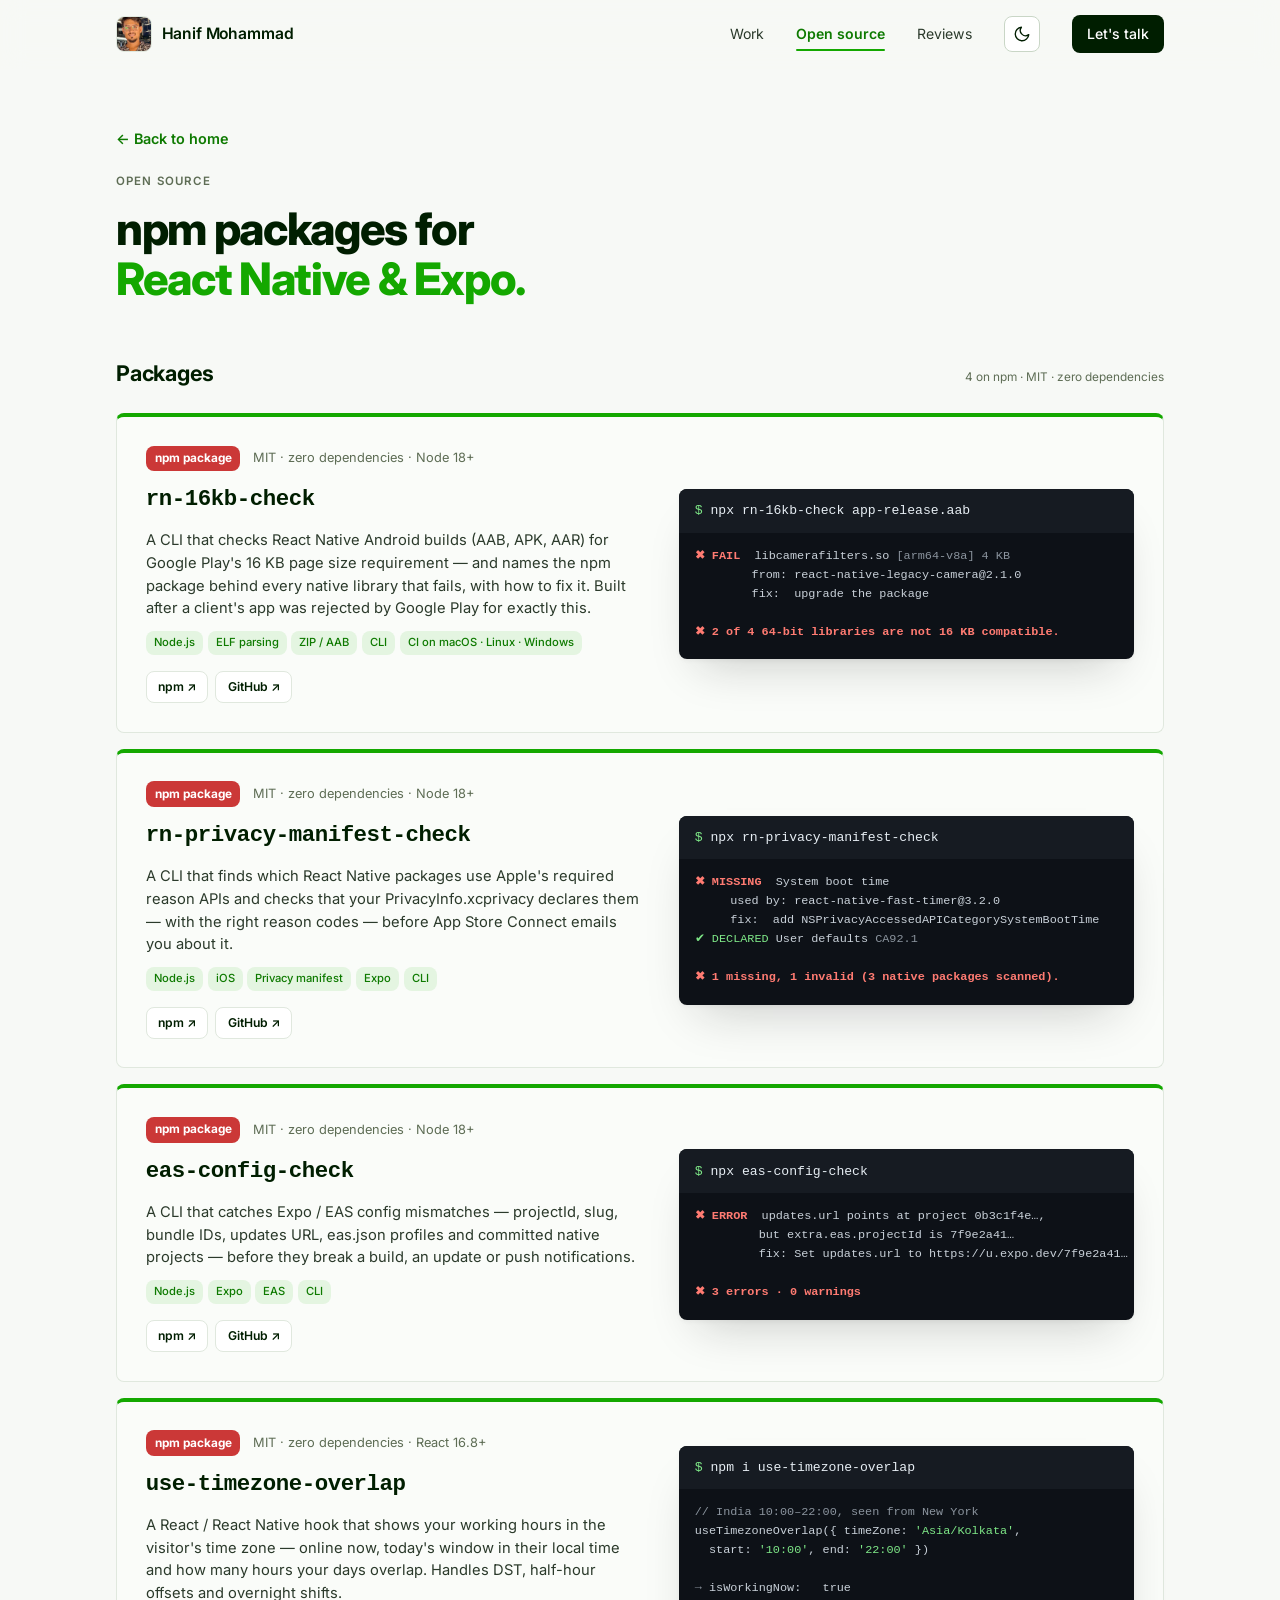
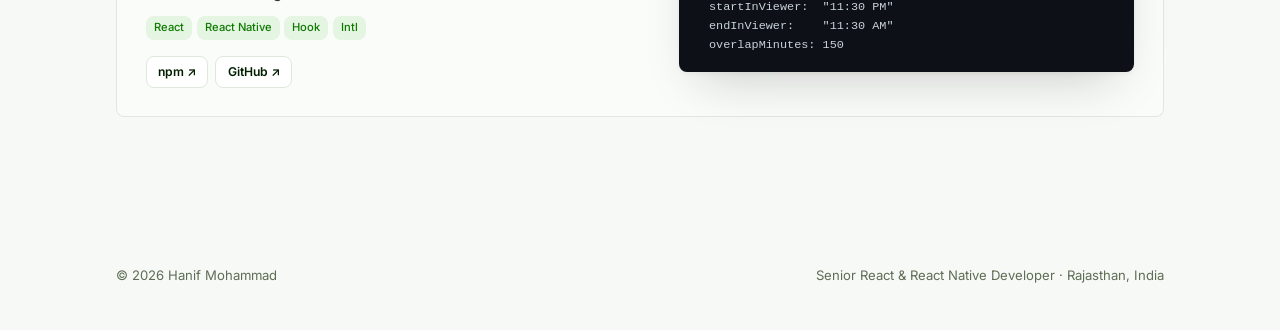
<file: open-source.html>
<!doctype html>
<html lang="en">
<head>
<meta charset="utf-8">
<meta name="viewport" content="width=device-width, initial-scale=1">
<title>Open source — Hanif Mohammad</title>
<meta name="description" content="Open-source npm packages by Hanif Mohammad for React Native and Expo developers.">
<link rel="canonical" href="https://hanif-2000.github.io/open-source.html">
<meta property="og:type" content="website">
<meta property="og:url" content="https://hanif-2000.github.io/open-source.html">
<meta property="og:title" content="Open source — Hanif Mohammad">
<meta property="og:description" content="Open-source npm packages by Hanif Mohammad for React Native and Expo developers.">
<meta property="og:image" content="https://hanif-2000.github.io/assets/og.jpg">
<meta name="twitter:card" content="summary_large_image">
<meta name="theme-color" content="#F7F9F6">
<link rel="icon" type="image/png" href="/assets/favicon.png">
<link rel="apple-touch-icon" href="/assets/apple-touch-icon.png">
<link rel="preconnect" href="https://fonts.googleapis.com">
<link rel="preconnect" href="https://fonts.gstatic.com" crossorigin>
<link href="https://fonts.googleapis.com/css2?family=Inter:wght@400;500;600;700;800&display=swap" rel="stylesheet">
<link rel="stylesheet" href="assets/site.css">
<script>
  try { var t = localStorage.getItem('theme'); if (t === 'dark' || t === 'light') document.documentElement.setAttribute('data-theme', t); } catch (e) {}
</script>
</head>
<body>
<!-- Generated by scripts/build_pages.py from index.html — edit index.html, then re-run the script. -->

<header class="nav" id="nav">
  <div class="wrap nav-inner">
    <a href="./" class="brand"><img class="brand-avatar" src="assets/avatar.jpg" alt="" width="36" height="36">Hanif Mohammad</a>
    <nav class="nav-links" aria-label="Primary">
      <a href="work.html" class="menu-link">Work</a>
      <a href="open-source.html" class="menu-link active" aria-current="page">Open source</a>
      <a href="reviews.html" class="menu-link">Reviews</a>
      <button type="button" class="theme-btn" id="themeBtn" aria-label="Toggle dark mode"><svg class="moon" viewBox="0 0 24 24" fill="none" stroke="currentColor" stroke-width="1.8" stroke-linecap="round" stroke-linejoin="round"><path d="M21 12.8A9 9 0 1111.2 3a7 7 0 009.8 9.8z"/></svg><svg class="sun" viewBox="0 0 24 24" fill="none" stroke="currentColor" stroke-width="1.8" stroke-linecap="round"><circle cx="12" cy="12" r="4"/><path d="M12 2v2M12 20v2M4.9 4.9l1.4 1.4M17.7 17.7l1.4 1.4M2 12h2M20 12h2M4.9 19.1l1.4-1.4M17.7 6.3l1.4-1.4"/></svg></button>
      <a href="./#contact" class="nav-cta">Let's talk</a>
    </nav>
  </div>
</header>

<main id="top">
  <section class="page-intro" aria-label="Open source">
    <div class="wrap">
      <a class="back-link" href="./#work">← Back to home</a>
      <div class="sec-head">
        <span class="label">Open source</span>
        <h2>npm packages for <i>React Native &amp; Expo.</i></h2>
      </div>
      <div class="work-group" id="packages">
        <div class="group-label"><h3>Packages</h3><span class="count">4 on npm · MIT · zero dependencies</span></div>
        <div class="all-grid" data-cols="1">
          <article class="oss-card">
          <div class="oss-main">
            <div class="oss-head"><span class="oss-badge">npm package</span><span class="oss-meta">MIT · zero dependencies · Node 18+</span></div>
            <h4>rn-16kb-check</h4>
            <p>A CLI that checks React Native Android builds (AAB, APK, AAR) for Google Play's 16 KB page size requirement — and names the npm package behind every native library that fails, with how to fix it. Built after a client's app was rejected by Google Play for exactly this.</p>
            <div class="p-stack"><span>Node.js</span><span>ELF parsing</span><span>ZIP / AAB</span><span>CLI</span><span>CI on macOS · Linux · Windows</span></div>
            <div class="p-links">
              <a href="https://www.npmjs.com/package/rn-16kb-check" target="_blank" rel="noopener">npm ↗</a>
              <a href="https://github.com/hanif-2000/rn-16kb-check" target="_blank" rel="noopener">GitHub ↗</a>
            </div>
          </div>
          <div class="oss-term" aria-label="Example output">
            <div class="oss-cmd"><span>$</span> npx rn-16kb-check app-release.aab</div>
<pre><b class="r">✖ FAIL</b>  libcamerafilters.so <i>[arm64-v8a] 4 KB</i>
        from: react-native-legacy-camera@2.1.0
        fix:  upgrade the package

<b class="r">✖ 2 of 4 64-bit libraries are not 16 KB compatible.</b></pre>
          </div>
        </article>
          <article class="oss-card">
            <div class="oss-main">
              <div class="oss-head"><span class="oss-badge">npm package</span><span class="oss-meta">MIT · zero dependencies · Node 18+</span></div>
              <h4>rn-privacy-manifest-check</h4>
              <p>A CLI that finds which React Native packages use Apple's required reason APIs and checks that your PrivacyInfo.xcprivacy declares them — with the right reason codes — before App Store Connect emails you about it.</p>
              <div class="p-stack"><span>Node.js</span><span>iOS</span><span>Privacy manifest</span><span>Expo</span><span>CLI</span></div>
              <div class="p-links">
                <a href="https://www.npmjs.com/package/rn-privacy-manifest-check" target="_blank" rel="noopener">npm ↗</a>
                <a href="https://github.com/hanif-2000/rn-privacy-manifest-check" target="_blank" rel="noopener">GitHub ↗</a>
              </div>
            </div>
            <div class="oss-term" aria-label="Example output">
              <div class="oss-cmd"><span>$</span> npx rn-privacy-manifest-check</div>
<pre><b class="r">✖ MISSING</b>  System boot time
     used by: react-native-fast-timer@3.2.0
     fix:  add NSPrivacyAccessedAPICategorySystemBootTime
<b class="g">✔ DECLARED</b> User defaults <i>CA92.1</i>

<b class="r">✖ 1 missing, 1 invalid (3 native packages scanned).</b></pre>
            </div>
          </article>
          <article class="oss-card">
            <div class="oss-main">
              <div class="oss-head"><span class="oss-badge">npm package</span><span class="oss-meta">MIT · zero dependencies · Node 18+</span></div>
              <h4>eas-config-check</h4>
              <p>A CLI that catches Expo / EAS config mismatches — projectId, slug, bundle IDs, updates URL, eas.json profiles and committed native projects — before they break a build, an update or push notifications.</p>
              <div class="p-stack"><span>Node.js</span><span>Expo</span><span>EAS</span><span>CLI</span></div>
              <div class="p-links">
                <a href="https://www.npmjs.com/package/eas-config-check" target="_blank" rel="noopener">npm ↗</a>
                <a href="https://github.com/hanif-2000/eas-config-check" target="_blank" rel="noopener">GitHub ↗</a>
              </div>
            </div>
            <div class="oss-term" aria-label="Example output">
              <div class="oss-cmd"><span>$</span> npx eas-config-check</div>
<pre><b class="r">✖ ERROR</b>  updates.url points at project 0b3c1f4e…,
         but extra.eas.projectId is 7f9e2a41…
         fix: Set updates.url to https://u.expo.dev/7f9e2a41…

<b class="r">✖ 3 errors · 0 warnings</b></pre>
            </div>
          </article>
          <article class="oss-card">
            <div class="oss-main">
              <div class="oss-head"><span class="oss-badge">npm package</span><span class="oss-meta">MIT · zero dependencies · React 16.8+</span></div>
              <h4>use-timezone-overlap</h4>
              <p>A React / React Native hook that shows your working hours in the visitor's time zone — online now, today's window in their local time and how many hours your days overlap. Handles DST, half-hour offsets and overnight shifts.</p>
              <div class="p-stack"><span>React</span><span>React Native</span><span>Hook</span><span>Intl</span></div>
              <div class="p-links">
                <a href="https://www.npmjs.com/package/use-timezone-overlap" target="_blank" rel="noopener">npm ↗</a>
                <a href="https://github.com/hanif-2000/use-timezone-overlap" target="_blank" rel="noopener">GitHub ↗</a>
              </div>
            </div>
            <div class="oss-term" aria-label="Example usage">
              <div class="oss-cmd"><span>$</span> npm i use-timezone-overlap</div>
<pre><i>// India 10:00–22:00, seen from New York</i>
useTimezoneOverlap({ timeZone: <b class="g">'Asia/Kolkata'</b>,
  start: <b class="g">'10:00'</b>, end: <b class="g">'22:00'</b> })

<i>→</i> isWorkingNow:   true
  startInViewer:  "11:30 PM"
  endInViewer:    "11:30 AM"
  overlapMinutes: 150</pre>
            </div>
          </article>
          
        </div>
      </div>
    </div>
  </section>
</main>

<footer class="site wrap">
  <span>© 2026 Hanif Mohammad</span>
  <span>Senior React &amp; React Native Developer · Rajasthan, India</span>
</footer>

<script>
  (function () {
    var nav = document.getElementById('nav');
    var onScroll = function () { nav.classList.toggle('scrolled', window.scrollY > 8); };
    window.addEventListener('scroll', onScroll, { passive: true }); onScroll();
  })();
  (function () {
    var b = document.getElementById('themeBtn'); if (!b) return;
    var mq = window.matchMedia('(prefers-color-scheme: dark)');
    var cur = function () { var a = document.documentElement.getAttribute('data-theme'); return a || (mq.matches ? 'dark' : 'light'); };
    var meta = document.querySelector('meta[name="theme-color"]');
    var sync = function () { if (meta) meta.setAttribute('content', cur() === 'dark' ? '#0C140B' : '#F7F9F6'); b.setAttribute('aria-pressed', cur() === 'dark' ? 'true' : 'false'); };
    sync();
    b.addEventListener('click', function () {
      var n = cur() === 'dark' ? 'light' : 'dark';
      document.documentElement.setAttribute('data-theme', n);
      try { localStorage.setItem('theme', n); } catch (e) {}
      sync();
    });
  })();
</script>
</body>
</html>
</file>
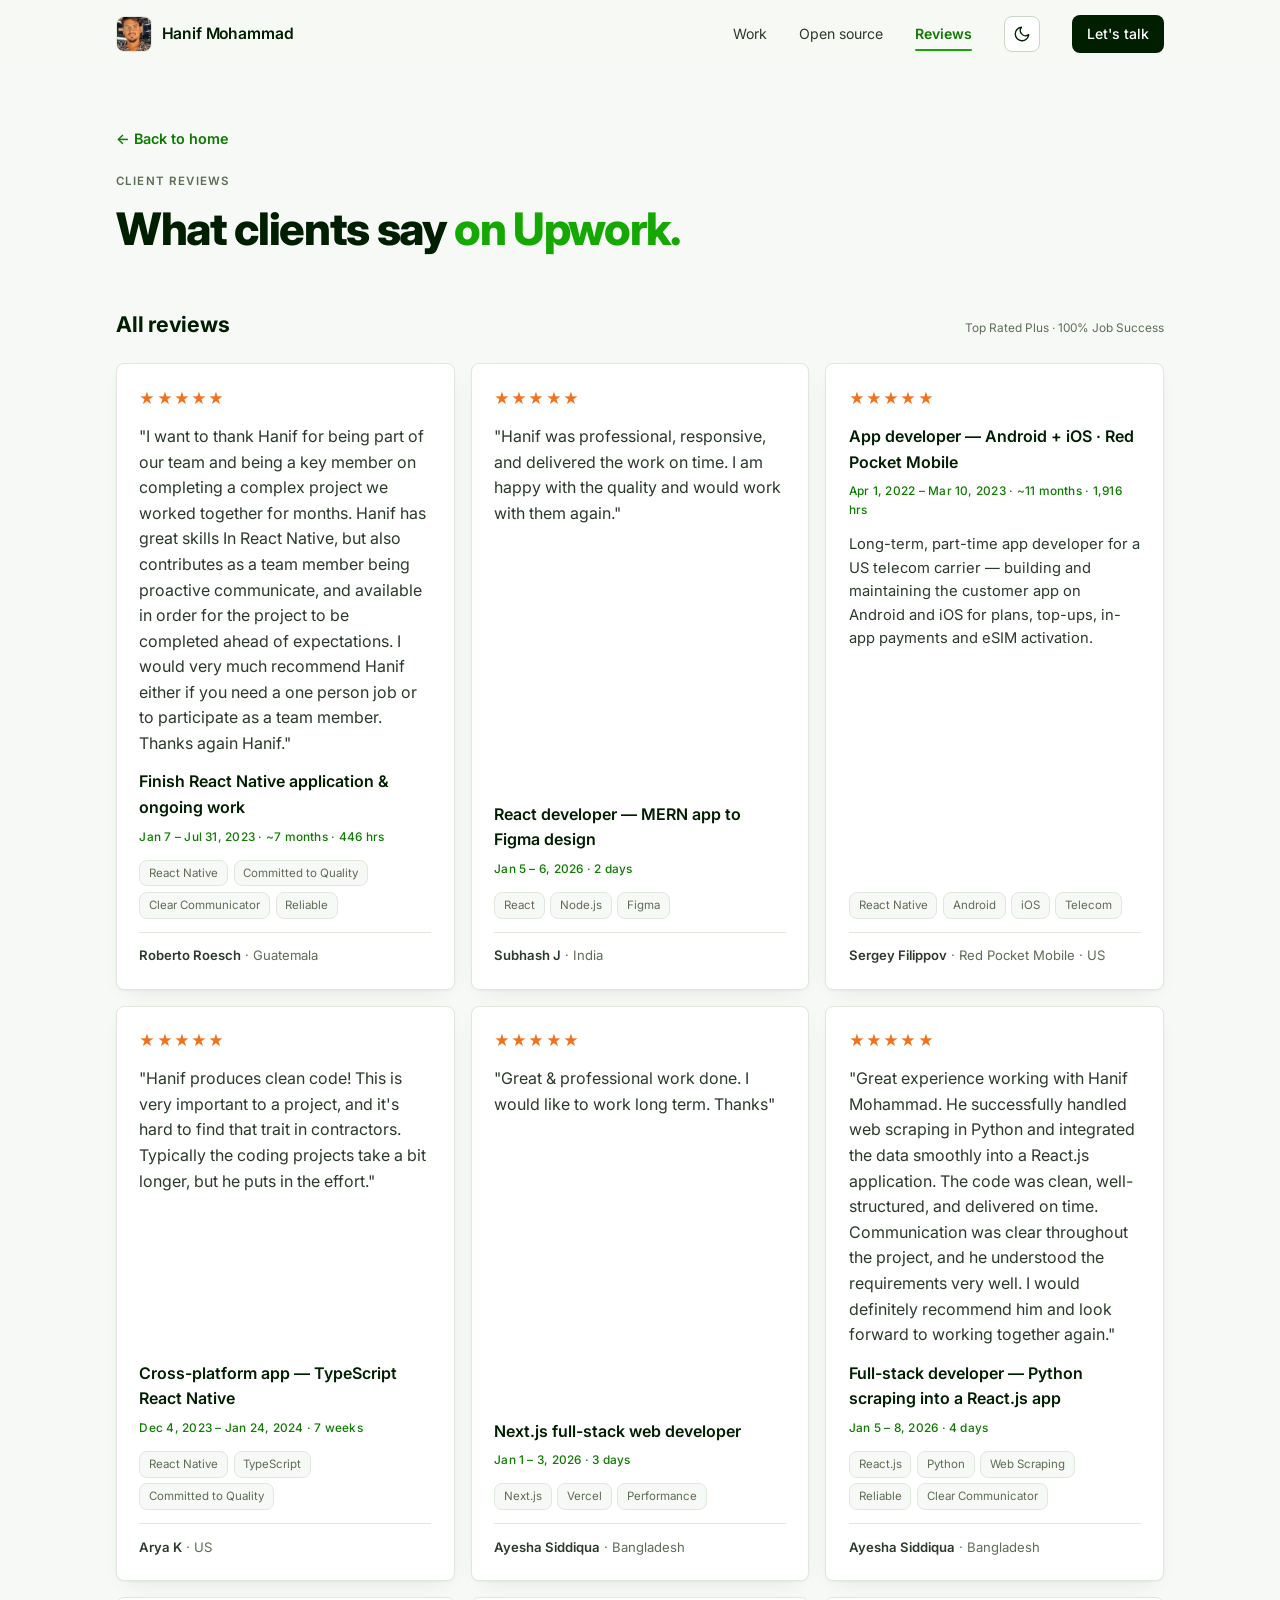
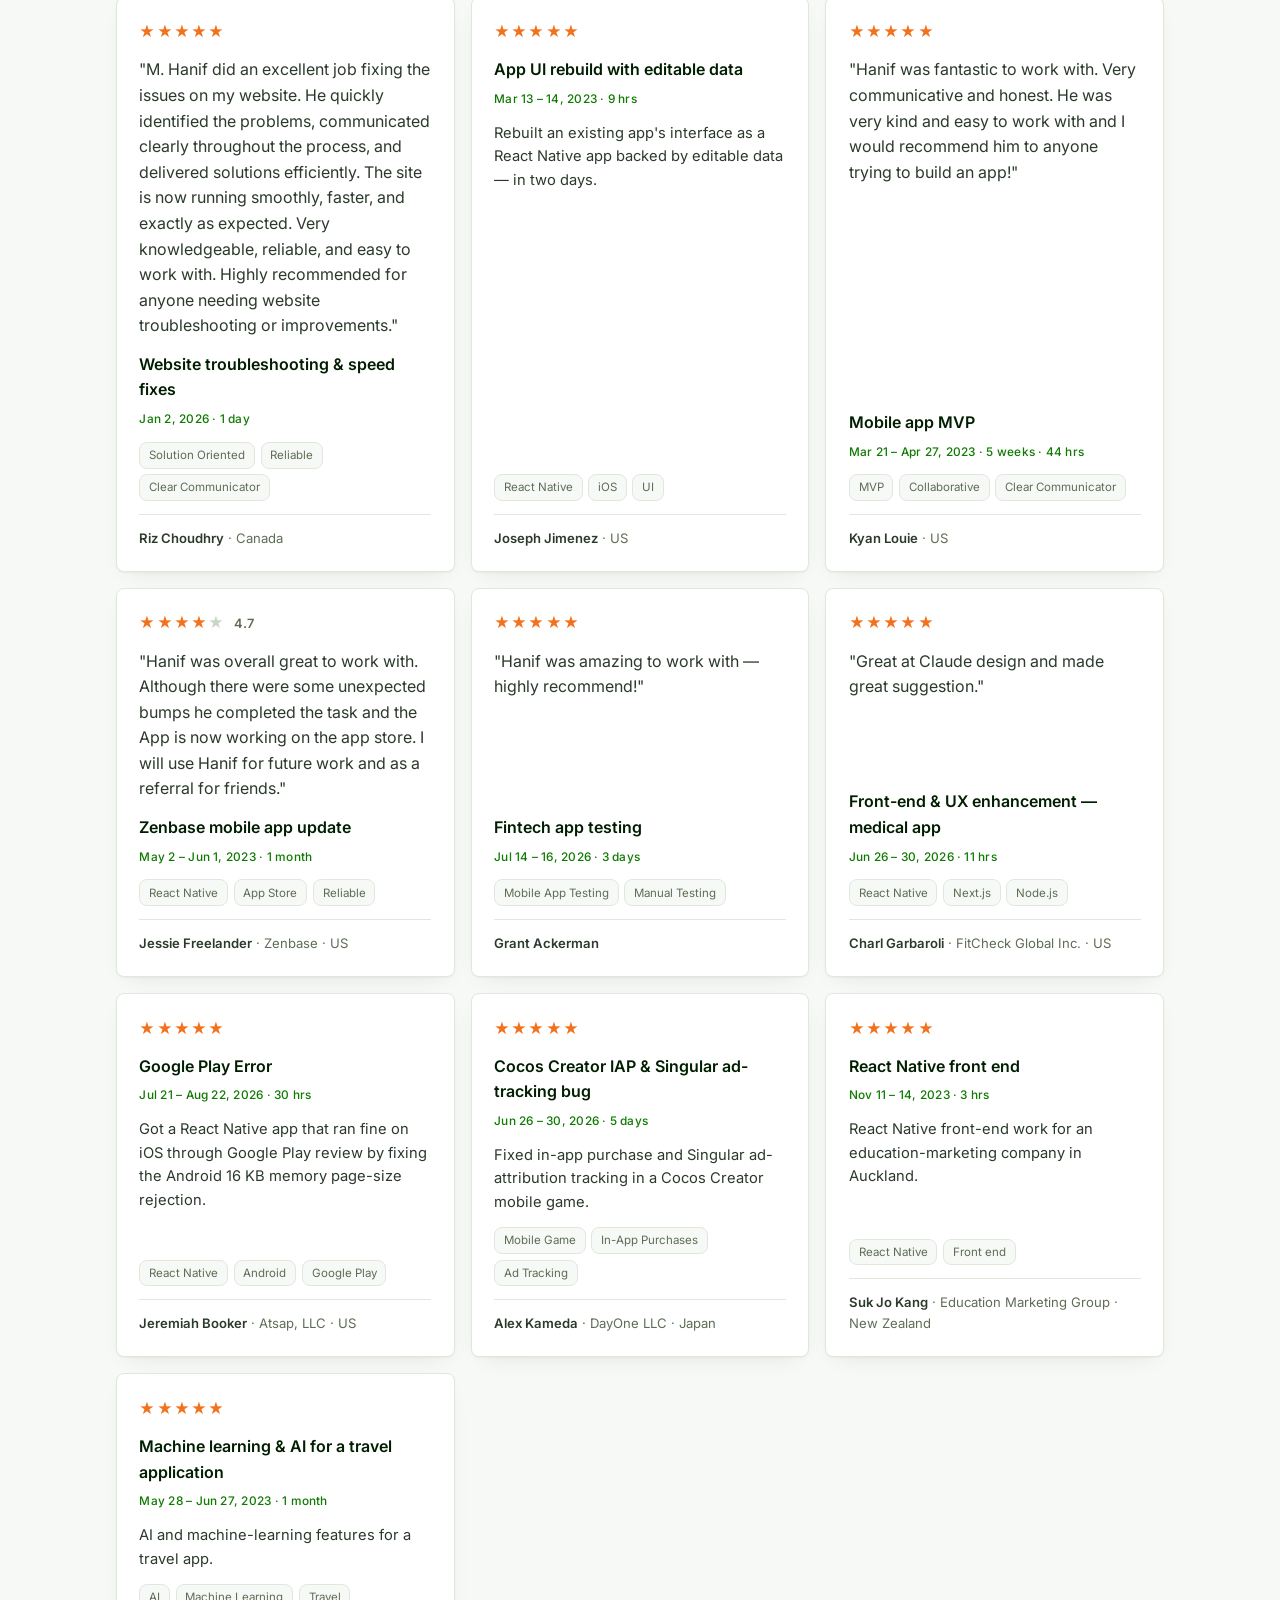
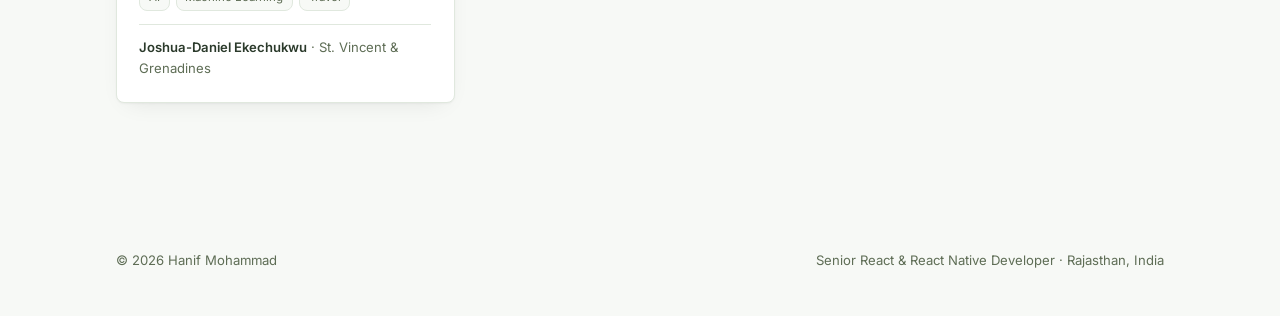
<file: reviews.html>
<!doctype html>
<html lang="en">
<head>
<meta charset="utf-8">
<meta name="viewport" content="width=device-width, initial-scale=1">
<title>Client reviews — Hanif Mohammad</title>
<meta name="description" content="Client reviews for Hanif Mohammad on Upwork — Top Rated Plus, 100% Job Success.">
<link rel="canonical" href="https://hanif-2000.github.io/reviews.html">
<meta property="og:type" content="website">
<meta property="og:url" content="https://hanif-2000.github.io/reviews.html">
<meta property="og:title" content="Client reviews — Hanif Mohammad">
<meta property="og:description" content="Client reviews for Hanif Mohammad on Upwork — Top Rated Plus, 100% Job Success.">
<meta property="og:image" content="https://hanif-2000.github.io/assets/og.jpg">
<meta name="twitter:card" content="summary_large_image">
<meta name="theme-color" content="#F7F9F6">
<link rel="icon" type="image/png" href="/assets/favicon.png">
<link rel="apple-touch-icon" href="/assets/apple-touch-icon.png">
<link rel="preconnect" href="https://fonts.googleapis.com">
<link rel="preconnect" href="https://fonts.gstatic.com" crossorigin>
<link href="https://fonts.googleapis.com/css2?family=Inter:wght@400;500;600;700;800&display=swap" rel="stylesheet">
<link rel="stylesheet" href="assets/site.css">
<script>
  try { var t = localStorage.getItem('theme'); if (t === 'dark' || t === 'light') document.documentElement.setAttribute('data-theme', t); } catch (e) {}
</script>
</head>
<body>
<!-- Generated by scripts/build_pages.py from index.html — edit index.html, then re-run the script. -->

<header class="nav" id="nav">
  <div class="wrap nav-inner">
    <a href="./" class="brand"><img class="brand-avatar" src="assets/avatar.jpg" alt="" width="36" height="36">Hanif Mohammad</a>
    <nav class="nav-links" aria-label="Primary">
      <a href="work.html" class="menu-link">Work</a>
      <a href="open-source.html" class="menu-link">Open source</a>
      <a href="reviews.html" class="menu-link active" aria-current="page">Reviews</a>
      <button type="button" class="theme-btn" id="themeBtn" aria-label="Toggle dark mode"><svg class="moon" viewBox="0 0 24 24" fill="none" stroke="currentColor" stroke-width="1.8" stroke-linecap="round" stroke-linejoin="round"><path d="M21 12.8A9 9 0 1111.2 3a7 7 0 009.8 9.8z"/></svg><svg class="sun" viewBox="0 0 24 24" fill="none" stroke="currentColor" stroke-width="1.8" stroke-linecap="round"><circle cx="12" cy="12" r="4"/><path d="M12 2v2M12 20v2M4.9 4.9l1.4 1.4M17.7 17.7l1.4 1.4M2 12h2M20 12h2M4.9 19.1l1.4-1.4M17.7 6.3l1.4-1.4"/></svg></button>
      <a href="./#contact" class="nav-cta">Let's talk</a>
    </nav>
  </div>
</header>

<main id="top">
  <section class="page-intro" aria-label="Client reviews">
    <div class="wrap">
      <a class="back-link" href="./#reviews">← Back to home</a>
      <div class="sec-head">
        <span class="label">Client reviews</span>
        <h2>What clients say <i>on Upwork.</i></h2>
      </div>
      <div class="work-group" id="all">
        <div class="group-label"><h3>All reviews</h3><span class="count">Top Rated Plus · 100% Job Success</span></div>
        <div class="all-grid" data-cols="3">
        <!-- Review card. Written review -> <blockquote>; stars only -> <p class="summary">.
             Desktop grid is 6 columns: .featured = 4, default = 2, .half = 3. Keep every row summing to 6. -->
        <article class="review">
          <span class="stars" aria-label="5 out of 5 stars">★★★★★</span>
          <blockquote>"I want to thank Hanif for being part of our team and being a key member on completing a complex project we worked together for months. Hanif has great skills In React Native, but also contributes as a team member being proactive communicate, and available in order for the project to be completed ahead of expectations. I would very much recommend Hanif either if you need a one person job or to participate as a team member. Thanks again Hanif."</blockquote>
          <h3>Finish React Native application &amp; ongoing work</h3>
          <div class="when">Jan 7 – Jul 31, 2023 · ~7 months · 446 hrs</div>
          <div class="tags"><span>React Native</span><span>Committed to Quality</span><span>Clear Communicator</span><span>Reliable</span></div>
          <div class="who"><span><b>Roberto Roesch</b> · Guatemala</span></div>
        </article>

        <article class="review">
          <span class="stars" aria-label="5 out of 5 stars">★★★★★</span>
          <blockquote>"Hanif was professional, responsive, and delivered the work on time. I am happy with the quality and would work with them again."</blockquote>
          <h3>React developer — MERN app to Figma design</h3>
          <div class="when">Jan 5 – 6, 2026 · 2 days</div>
          <div class="tags"><span>React</span><span>Node.js</span><span>Figma</span></div>
          <div class="who"><span><b>Subhash J</b> · India</span></div>
        </article>

        <article class="review">
          <span class="stars" aria-label="5 out of 5 stars">★★★★★</span>
          <h3>App developer — Android + iOS · Red Pocket Mobile</h3>
          <div class="when">Apr 1, 2022 – Mar 10, 2023 · ~11 months · 1,916 hrs</div>
          <p class="summary">Long-term, part-time app developer for a US telecom carrier — building and maintaining the customer app on Android and iOS for plans, top-ups, in-app payments and eSIM activation.</p>
          <div class="tags"><span>React Native</span><span>Android</span><span>iOS</span><span>Telecom</span></div>
          <div class="who"><span><b>Sergey Filippov</b> · Red Pocket Mobile · US</span></div>
        </article>

        <article class="review">
          <span class="stars" aria-label="5 out of 5 stars">★★★★★</span>
          <blockquote>"Hanif produces clean code! This is very important to a project, and it's hard to find that trait in contractors. Typically the coding projects take a bit longer, but he puts in the effort."</blockquote>
          <h3>Cross-platform app — TypeScript React Native</h3>
          <div class="when">Dec 4, 2023 – Jan 24, 2024 · 7 weeks</div>
          <div class="tags"><span>React Native</span><span>TypeScript</span><span>Committed to Quality</span></div>
          <div class="who"><span><b>Arya K</b> · US</span></div>
        </article>

        <article class="review">
          <span class="stars" aria-label="5 out of 5 stars">★★★★★</span>
          <blockquote>"Great &amp; professional work done. I would like to work long term. Thanks"</blockquote>
          <h3>Next.js full-stack web developer</h3>
          <div class="when">Jan 1 – 3, 2026 · 3 days</div>
          <div class="tags"><span>Next.js</span><span>Vercel</span><span>Performance</span></div>
          <div class="who"><span><b>Ayesha Siddiqua</b> · Bangladesh</span></div>
        </article>

        <article class="review">
          <span class="stars" aria-label="5 out of 5 stars">★★★★★</span>
          <blockquote>"Great experience working with Hanif Mohammad. He successfully handled web scraping in Python and integrated the data smoothly into a React.js application. The code was clean, well-structured, and delivered on time. Communication was clear throughout the project, and he understood the requirements very well. I would definitely recommend him and look forward to working together again."</blockquote>
          <h3>Full-stack developer — Python scraping into a React.js app</h3>
          <div class="when">Jan 5 – 8, 2026 · 4 days</div>
          <div class="tags"><span>React.js</span><span>Python</span><span>Web Scraping</span><span>Reliable</span><span>Clear Communicator</span></div>
          <div class="who"><span><b>Ayesha Siddiqua</b> · Bangladesh</span></div>
        </article>

        <article class="review">
          <span class="stars" aria-label="5 out of 5 stars">★★★★★</span>
          <blockquote>"M. Hanif did an excellent job fixing the issues on my website. He quickly identified the problems, communicated clearly throughout the process, and delivered solutions efficiently. The site is now running smoothly, faster, and exactly as expected. Very knowledgeable, reliable, and easy to work with. Highly recommended for anyone needing website troubleshooting or improvements."</blockquote>
          <h3>Website troubleshooting &amp; speed fixes</h3>
          <div class="when">Jan 2, 2026 · 1 day</div>
          <div class="tags"><span>Solution Oriented</span><span>Reliable</span><span>Clear Communicator</span></div>
          <div class="who"><span><b>Riz Choudhry</b> · Canada</span></div>
        </article>

        <article class="review">
          <span class="stars" aria-label="5 out of 5 stars">★★★★★</span>
          <h3>App UI rebuild with editable data</h3>
          <div class="when">Mar 13 – 14, 2023 · 9 hrs</div>
          <p class="summary">Rebuilt an existing app's interface as a React Native app backed by editable data — in two days.</p>
          <div class="tags"><span>React Native</span><span>iOS</span><span>UI</span></div>
          <div class="who"><span><b>Joseph Jimenez</b> · US</span></div>
        </article>

        <article class="review">
          <span class="stars" aria-label="5 out of 5 stars">★★★★★</span>
          <blockquote>"Hanif was fantastic to work with. Very communicative and honest. He was very kind and easy to work with and I would recommend him to anyone trying to build an app!"</blockquote>
          <h3>Mobile app MVP</h3>
          <div class="when">Mar 21 – Apr 27, 2023 · 5 weeks · 44 hrs</div>
          <div class="tags"><span>MVP</span><span>Collaborative</span><span>Clear Communicator</span></div>
          <div class="who"><span><b>Kyan Louie</b> · US</span></div>
        </article>

        <article class="review">
          <span class="stars" aria-label="4.7 out of 5 stars">★★★★<span class="star-dim">★</span> <span class="score">4.7</span></span>
          <blockquote>"Hanif was overall great to work with. Although there were some unexpected bumps he completed the task and the App is now working on the app store. I will use Hanif for future work and as a referral for friends."</blockquote>
          <h3>Zenbase mobile app update</h3>
          <div class="when">May 2 – Jun 1, 2023 · 1 month</div>
          <div class="tags"><span>React Native</span><span>App Store</span><span>Reliable</span></div>
          <div class="who"><span><b>Jessie Freelander</b> · Zenbase · US</span></div>
        </article>

        <article class="review">
          <span class="stars" aria-label="5 out of 5 stars">★★★★★</span>
          <blockquote>"Hanif was amazing to work with — highly recommend!"</blockquote>
          <h3>Fintech app testing</h3>
          <div class="when">Jul 14 – 16, 2026 · 3 days</div>
          <div class="tags"><span>Mobile App Testing</span><span>Manual Testing</span></div>
          <div class="who"><span><b>Grant Ackerman</b></span></div>
        </article>

        <article class="review">
          <span class="stars" aria-label="5 out of 5 stars">★★★★★</span>
          <blockquote>"Great at Claude design and made great suggestion."</blockquote>
          <h3>Front-end &amp; UX enhancement — medical app</h3>
          <div class="when">Jun 26 – 30, 2026 · 11 hrs</div>
          <div class="tags"><span>React Native</span><span>Next.js</span><span>Node.js</span></div>
          <div class="who"><span><b>Charl Garbaroli</b> · FitCheck Global Inc. · US</span></div>
        </article>

        <article class="review">
          <span class="stars" aria-label="5 out of 5 stars">★★★★★</span>
          <h3>Google Play Error</h3>
          <div class="when">Jul 21 – Aug 22, 2026 · 30 hrs</div>
          <p class="summary">Got a React Native app that ran fine on iOS through Google Play review by fixing the Android 16 KB memory page-size rejection.</p>
          <div class="tags"><span>React Native</span><span>Android</span><span>Google Play</span></div>
          <div class="who"><span><b>Jeremiah Booker</b> · Atsap, LLC · US</span></div>
        </article>

        <article class="review">
          <span class="stars" aria-label="5 out of 5 stars">★★★★★</span>
          <h3>Cocos Creator IAP &amp; Singular ad-tracking bug</h3>
          <div class="when">Jun 26 – 30, 2026 · 5 days</div>
          <p class="summary">Fixed in-app purchase and Singular ad-attribution tracking in a Cocos Creator mobile game.</p>
          <div class="tags"><span>Mobile Game</span><span>In-App Purchases</span><span>Ad Tracking</span></div>
          <div class="who"><span><b>Alex Kameda</b> · DayOne LLC · Japan</span></div>
        </article>

        <article class="review">
          <span class="stars" aria-label="5 out of 5 stars">★★★★★</span>
          <h3>React Native front end</h3>
          <div class="when">Nov 11 – 14, 2023 · 3 hrs</div>
          <p class="summary">React Native front-end work for an education-marketing company in Auckland.</p>
          <div class="tags"><span>React Native</span><span>Front end</span></div>
          <div class="who"><span><b>Suk Jo Kang</b> · Education Marketing Group · New Zealand</span></div>
        </article>

        <article class="review">
          <span class="stars" aria-label="5 out of 5 stars">★★★★★</span>
          <h3>Machine learning &amp; AI for a travel application</h3>
          <div class="when">May 28 – Jun 27, 2023 · 1 month</div>
          <p class="summary">AI and machine-learning features for a travel app.</p>
          <div class="tags"><span>AI</span><span>Machine Learning</span><span>Travel</span></div>
          <div class="who"><span><b>Joshua-Daniel Ekechukwu</b> · St. Vincent &amp; Grenadines</span></div>
        </article>

      
        </div>
      </div>
    </div>
  </section>
</main>

<footer class="site wrap">
  <span>© 2026 Hanif Mohammad</span>
  <span>Senior React &amp; React Native Developer · Rajasthan, India</span>
</footer>

<script>
  (function () {
    var nav = document.getElementById('nav');
    var onScroll = function () { nav.classList.toggle('scrolled', window.scrollY > 8); };
    window.addEventListener('scroll', onScroll, { passive: true }); onScroll();
  })();
  (function () {
    var b = document.getElementById('themeBtn'); if (!b) return;
    var mq = window.matchMedia('(prefers-color-scheme: dark)');
    var cur = function () { var a = document.documentElement.getAttribute('data-theme'); return a || (mq.matches ? 'dark' : 'light'); };
    var meta = document.querySelector('meta[name="theme-color"]');
    var sync = function () { if (meta) meta.setAttribute('content', cur() === 'dark' ? '#0C140B' : '#F7F9F6'); b.setAttribute('aria-pressed', cur() === 'dark' ? 'true' : 'false'); };
    sync();
    b.addEventListener('click', function () {
      var n = cur() === 'dark' ? 'light' : 'dark';
      document.documentElement.setAttribute('data-theme', n);
      try { localStorage.setItem('theme', n); } catch (e) {}
      sync();
    });
  })();
</script>
</body>
</html>
</file>
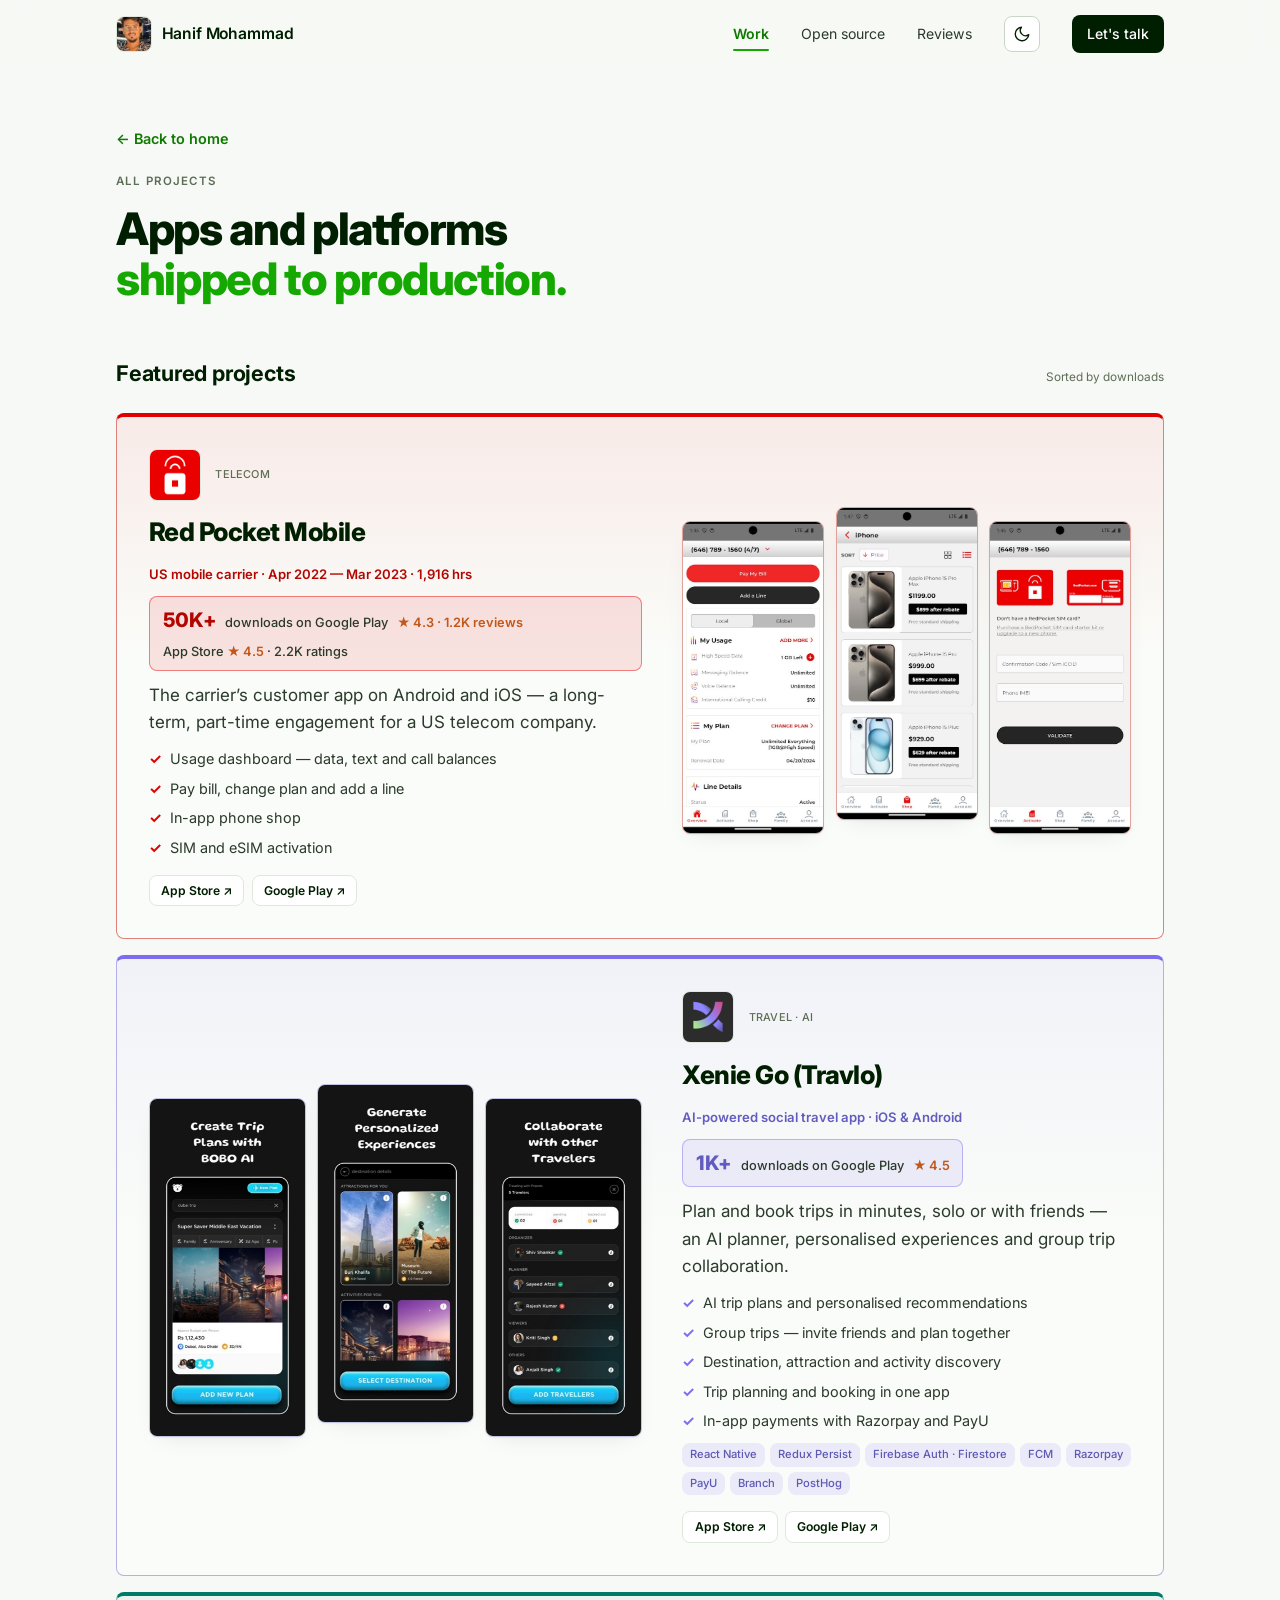
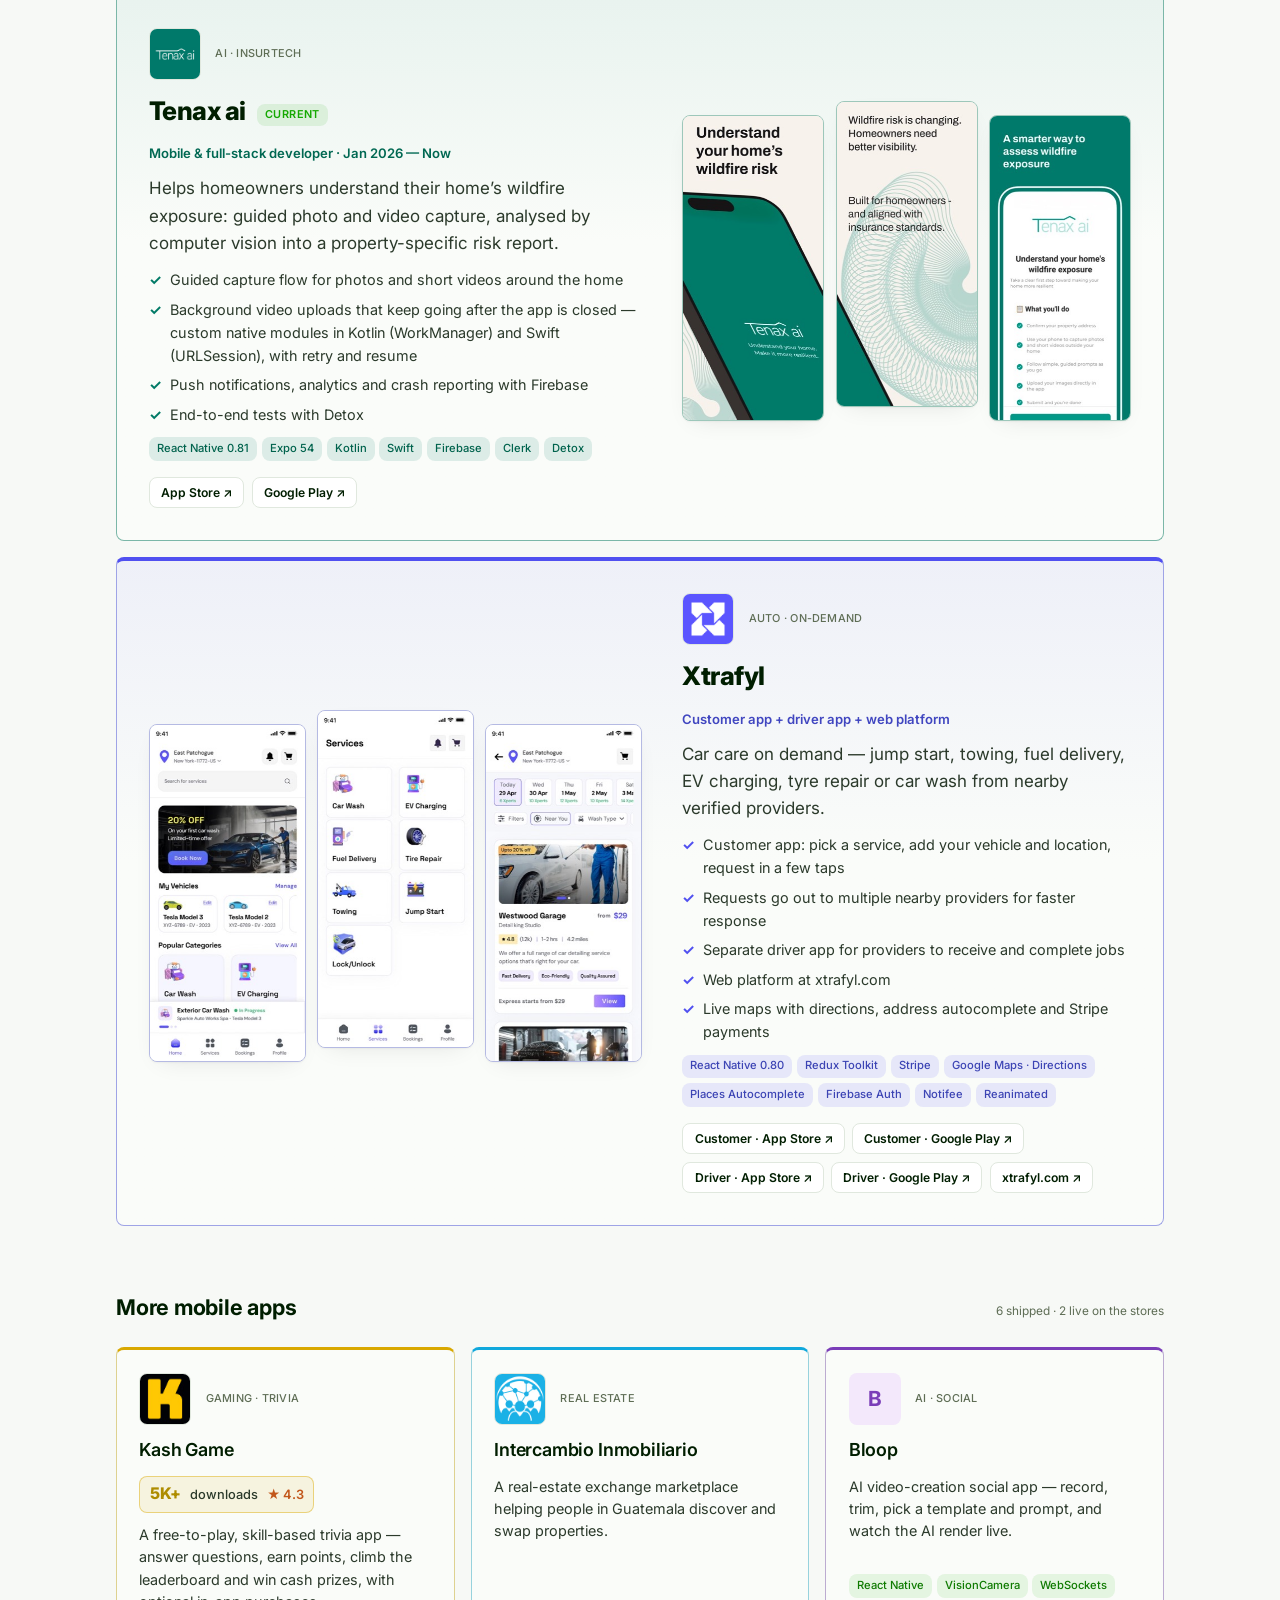
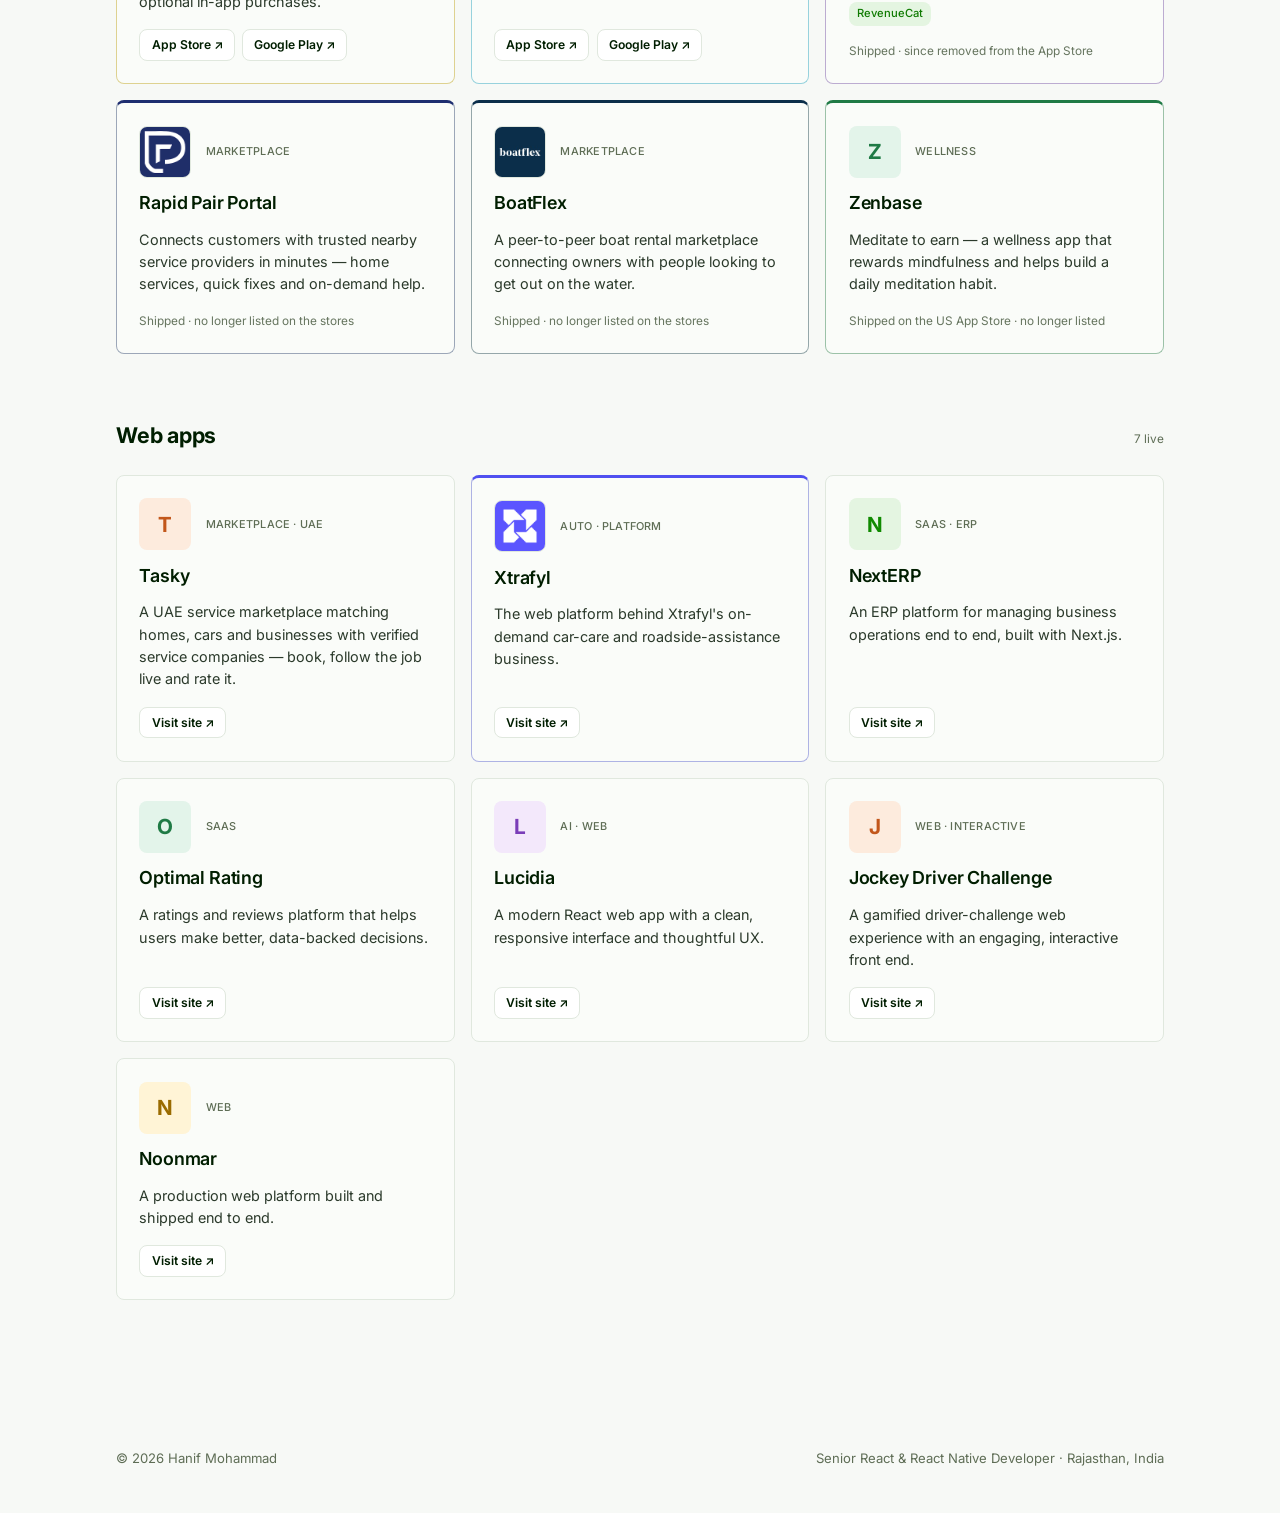
<file: work.html>
<!doctype html>
<html lang="en">
<head>
<meta charset="utf-8">
<meta name="viewport" content="width=device-width, initial-scale=1">
<title>All projects — Hanif Mohammad</title>
<meta name="description" content="Mobile apps and web platforms Hanif Mohammad has shipped to production.">
<link rel="canonical" href="https://hanif-2000.github.io/work.html">
<meta property="og:type" content="website">
<meta property="og:url" content="https://hanif-2000.github.io/work.html">
<meta property="og:title" content="All projects — Hanif Mohammad">
<meta property="og:description" content="Mobile apps and web platforms Hanif Mohammad has shipped to production.">
<meta property="og:image" content="https://hanif-2000.github.io/assets/og.jpg">
<meta name="twitter:card" content="summary_large_image">
<meta name="theme-color" content="#F7F9F6">
<link rel="icon" type="image/png" href="/assets/favicon.png">
<link rel="apple-touch-icon" href="/assets/apple-touch-icon.png">
<link rel="preconnect" href="https://fonts.googleapis.com">
<link rel="preconnect" href="https://fonts.gstatic.com" crossorigin>
<link href="https://fonts.googleapis.com/css2?family=Inter:wght@400;500;600;700;800&display=swap" rel="stylesheet">
<link rel="stylesheet" href="assets/site.css">
<script>
  try { var t = localStorage.getItem('theme'); if (t === 'dark' || t === 'light') document.documentElement.setAttribute('data-theme', t); } catch (e) {}
</script>
</head>
<body>
<!-- Generated by scripts/build_pages.py from index.html — edit index.html, then re-run the script. -->

<header class="nav" id="nav">
  <div class="wrap nav-inner">
    <a href="./" class="brand"><img class="brand-avatar" src="assets/avatar.jpg" alt="" width="36" height="36">Hanif Mohammad</a>
    <nav class="nav-links" aria-label="Primary">
      <a href="work.html" class="menu-link active" aria-current="page">Work</a>
      <a href="open-source.html" class="menu-link">Open source</a>
      <a href="reviews.html" class="menu-link">Reviews</a>
      <button type="button" class="theme-btn" id="themeBtn" aria-label="Toggle dark mode"><svg class="moon" viewBox="0 0 24 24" fill="none" stroke="currentColor" stroke-width="1.8" stroke-linecap="round" stroke-linejoin="round"><path d="M21 12.8A9 9 0 1111.2 3a7 7 0 009.8 9.8z"/></svg><svg class="sun" viewBox="0 0 24 24" fill="none" stroke="currentColor" stroke-width="1.8" stroke-linecap="round"><circle cx="12" cy="12" r="4"/><path d="M12 2v2M12 20v2M4.9 4.9l1.4 1.4M17.7 17.7l1.4 1.4M2 12h2M20 12h2M4.9 19.1l1.4-1.4M17.7 6.3l1.4-1.4"/></svg></button>
      <a href="./#contact" class="nav-cta">Let's talk</a>
    </nav>
  </div>
</header>

<main id="top">
  <section class="page-intro" aria-label="All projects">
    <div class="wrap">
      <a class="back-link" href="./#work">← Back to home</a>
      <div class="sec-head">
        <span class="label">All projects</span>
        <h2>Apps and platforms <i>shipped to production.</i></h2>
      </div>
      <div class="work-group" id="featured">
        <div class="group-label"><h3>Featured projects</h3><span class="count">Sorted by downloads</span></div>
        <div class="all-grid" data-cols="1">
        <article class="feature-card" style="--brand:#E00000">
          <div class="f-body">
            <div class="p-top"><img class="p-icon" src="assets/icons/redpocket.png" alt="" loading="lazy" width="52" height="52"><span class="p-cat">Telecom</span></div>
            <h3>Red Pocket Mobile</h3>
            <div class="f-meta">US mobile carrier · Apr 2022 — Mar 2023 · 1,916 hrs</div>
            <div class="dl-badge"><span class="dl-n">50K+</span><span class="dl-l">downloads on Google Play</span><span class="dl-r">★ 4.3 · 1.2K reviews</span><span class="dl-ios">App Store <b>★ 4.5</b> · 2.2K ratings</span></div>
            <p class="f-lead">The carrier’s customer app on Android and iOS — a long-term, part-time engagement for a US telecom company.</p>
            <ul class="f-points"><li>Usage dashboard — data, text and call balances</li><li>Pay bill, change plan and add a line</li><li>In-app phone shop</li><li>SIM and eSIM activation</li></ul>
            
            <div class="p-links"><a href="https://apps.apple.com/us/app/redpocket/id1567563050" target="_blank" rel="noopener">App Store ↗</a><a href="https://play.google.com/store/apps/details?id=com.redpocket" target="_blank" rel="noopener">Google Play ↗</a></div>
          </div>
          <div class="f-media"><div class="f-shots"><img src="assets/shots/redpocket_1.jpg" alt="Red Pocket Mobile screenshot 1" loading="lazy" width="196" height="424"><img src="assets/shots/redpocket_2.jpg" alt="Red Pocket Mobile screenshot 2" loading="lazy" width="196" height="424"><img src="assets/shots/redpocket_3.jpg" alt="Red Pocket Mobile screenshot 3" loading="lazy" width="196" height="424"></div></div>
        </article>
        <article class="feature-card" style="--brand:#7C6CF0">
          <div class="f-body">
            <div class="p-top"><img class="p-icon" src="assets/icons/xeniego.jpg" alt="" loading="lazy" width="52" height="52"><span class="p-cat">Travel · AI</span></div>
            <h3>Xenie Go (Travlo)</h3>
            <div class="f-meta">AI-powered social travel app · iOS &amp; Android</div>
            <div class="dl-badge"><span class="dl-n">1K+</span><span class="dl-l">downloads on Google Play</span><span class="dl-r">★ 4.5</span></div>
            <p class="f-lead">Plan and book trips in minutes, solo or with friends — an AI planner, personalised experiences and group trip collaboration.</p>
            <ul class="f-points"><li>AI trip plans and personalised recommendations</li><li>Group trips — invite friends and plan together</li><li>Destination, attraction and activity discovery</li><li>Trip planning and booking in one app</li><li>In-app payments with Razorpay and PayU</li></ul>
            <div class="p-stack"><span>React Native</span><span>Redux Persist</span><span>Firebase Auth · Firestore</span><span>FCM</span><span>Razorpay</span><span>PayU</span><span>Branch</span><span>PostHog</span></div>
            
            <div class="p-links"><a href="https://apps.apple.com/in/app/xenie-go/id6738392849" target="_blank" rel="noopener">App Store ↗</a><a href="https://play.google.com/store/apps/details?id=com.travlo" target="_blank" rel="noopener">Google Play ↗</a></div>
          </div>
          <div class="f-media"><div class="f-shots"><img src="assets/shots/xeniego_1.jpg" alt="Xenie Go screenshot 1" loading="lazy" width="196" height="424"><img src="assets/shots/xeniego_2.jpg" alt="Xenie Go screenshot 2" loading="lazy" width="196" height="424"><img src="assets/shots/xeniego_3.jpg" alt="Xenie Go screenshot 3" loading="lazy" width="196" height="424"></div></div>
        </article>
        <article class="feature-card" style="--brand:#007A66">
          <div class="f-body">
            <div class="p-top"><img class="p-icon" src="assets/icons/tenax.jpg" alt="" loading="lazy" width="52" height="52"><span class="p-cat">AI · Insurtech</span></div>
            <h3>Tenax ai <span class="pill">Current</span></h3>
            <div class="f-meta">Mobile &amp; full-stack developer · Jan 2026 — Now</div>
            <p class="f-lead">Helps homeowners understand their home’s wildfire exposure: guided photo and video capture, analysed by computer vision into a property-specific risk report.</p>
            <ul class="f-points"><li>Guided capture flow for photos and short videos around the home</li><li>Background video uploads that keep going after the app is closed — custom native modules in Kotlin (WorkManager) and Swift (URLSession), with retry and resume</li><li>Push notifications, analytics and crash reporting with Firebase</li><li>End-to-end tests with Detox</li></ul>
            <div class="p-stack"><span>React Native 0.81</span><span>Expo 54</span><span>Kotlin</span><span>Swift</span><span>Firebase</span><span>Clerk</span><span>Detox</span></div>
            <div class="p-links"><a href="https://apps.apple.com/us/app/tenax-ai/id6757644878" target="_blank" rel="noopener">App Store ↗</a><a href="https://play.google.com/store/apps/details?id=com.tenaxaiapp" target="_blank" rel="noopener">Google Play ↗</a></div>
          </div>
          <div class="f-media"><div class="f-shots"><img src="assets/shots/tenax_1.jpg" alt="Tenax ai screenshot 1" loading="lazy" width="196" height="424"><img src="assets/shots/tenax_2.jpg" alt="Tenax ai screenshot 2" loading="lazy" width="196" height="424"><img src="assets/shots/tenax_3.jpg" alt="Tenax ai screenshot 3" loading="lazy" width="196" height="424"></div></div>
        </article>
        <article class="feature-card" style="--brand:#5050F0">
          <div class="f-body">
            <div class="p-top"><img class="p-icon" src="assets/icons/xtrafyl.jpg" alt="" loading="lazy" width="52" height="52"><span class="p-cat">Auto · On-demand</span></div>
            <h3>Xtrafyl</h3>
            <div class="f-meta">Customer app + driver app + web platform</div>
            <p class="f-lead">Car care on demand — jump start, towing, fuel delivery, EV charging, tyre repair or car wash from nearby verified providers.</p>
            <ul class="f-points"><li>Customer app: pick a service, add your vehicle and location, request in a few taps</li><li>Requests go out to multiple nearby providers for faster response</li><li>Separate driver app for providers to receive and complete jobs</li><li>Web platform at xtrafyl.com</li><li>Live maps with directions, address autocomplete and Stripe payments</li></ul>
            <div class="p-stack"><span>React Native 0.80</span><span>Redux Toolkit</span><span>Stripe</span><span>Google Maps · Directions</span><span>Places Autocomplete</span><span>Firebase Auth</span><span>Notifee</span><span>Reanimated</span></div>
            
            <div class="p-links"><a href="https://apps.apple.com/us/app/xtrafyl/id6757584838" target="_blank" rel="noopener">Customer · App Store ↗</a><a href="https://play.google.com/store/apps/details?id=com.xtrafylcustomer" target="_blank" rel="noopener">Customer · Google Play ↗</a><a href="https://apps.apple.com/us/app/xtrafyl-driver/id6757585425" target="_blank" rel="noopener">Driver · App Store ↗</a><a href="https://play.google.com/store/apps/details?id=com.xtrafyldriver" target="_blank" rel="noopener">Driver · Google Play ↗</a><a href="https://xtrafyl.com/" target="_blank" rel="noopener">xtrafyl.com ↗</a></div>
          </div>
          <div class="f-media"><div class="f-shots"><img src="assets/shots/xtrafyl_1.jpg" alt="Xtrafyl screenshot 1" loading="lazy" width="196" height="424"><img src="assets/shots/xtrafyl_2.jpg" alt="Xtrafyl screenshot 2" loading="lazy" width="196" height="424"><img src="assets/shots/xtrafyl_3.jpg" alt="Xtrafyl screenshot 3" loading="lazy" width="196" height="424"></div></div>
        </article>
        
        </div>
      </div>
      <div class="work-group" id="mobile">
        <div class="group-label"><h3>More mobile apps</h3><span class="count">6 shipped · 2 live on the stores</span></div>
        <div class="all-grid" data-cols="3">
          <article class="project" style="--brand:#D9A800">
            <div class="p-top"><img class="p-icon" src="assets/icons/kash.jpg" alt="" loading="lazy" width="52" height="52"><span class="p-cat">Gaming · Trivia</span></div>
            <h4>Kash Game</h4>
            <div class="dl-badge sm"><span class="dl-n">5K+</span><span class="dl-l">downloads</span><span class="dl-r">★ 4.3</span></div>
            <p>A free-to-play, skill-based trivia app — answer questions, earn points, climb the leaderboard and win cash prizes, with optional in-app purchases.</p>
            <div class="p-links">
              <a href="https://apps.apple.com/in/app/kash-game/id6747952388" target="_blank" rel="noopener">App Store ↗</a>
              <a href="https://play.google.com/store/apps/details?id=com.kash.user" target="_blank" rel="noopener">Google Play ↗</a>
            </div>
          </article>

          <article class="project" style="--brand:#10A8DC">
            <div class="p-top"><img class="p-icon" src="assets/icons/intercambio.jpg" alt="" loading="lazy" width="52" height="52"><span class="p-cat">Real estate</span></div>
            <h4>Intercambio Inmobiliario</h4>
            <p>A real-estate exchange marketplace helping people in Guatemala discover and swap properties.</p>
            <div class="p-links">
              <a href="https://apps.apple.com/gt/app/intercambio-inmobiliario/id1624068664" target="_blank" rel="noopener">App Store ↗</a>
              <a href="https://play.google.com/store/apps/details?id=com.intercambio.inmobiliario" target="_blank" rel="noopener">Google Play ↗</a>
            </div>
          </article>

          <article class="project" style="--brand:#7A3DB8">
            <div class="p-top"><span class="p-tile t4" aria-hidden="true">B</span><span class="p-cat">AI · Social</span></div>
            <h4>Bloop</h4>
            <p>AI video-creation social app — record, trim, pick a template and prompt, and watch the AI render live.</p>
            <div class="p-stack"><span>React Native</span><span>VisionCamera</span><span>WebSockets</span><span>RevenueCat</span></div>
            <div class="p-links"><span class="p-note">Shipped · since removed from the App Store</span></div>
          </article>

          <article class="project" style="--brand:#1E2E70">
            <div class="p-top"><img class="p-icon" src="assets/icons/rapidpair.png" alt="" loading="lazy" width="52" height="52"><span class="p-cat">Marketplace</span></div>
            <h4>Rapid Pair Portal</h4>
            <p>Connects customers with trusted nearby service providers in minutes — home services, quick fixes and on-demand help.</p>
            <div class="p-links"><span class="p-note">Shipped · no longer listed on the stores</span></div>
          </article>

          <article class="project" style="--brand:#0B2E4A">
            <div class="p-top"><img class="p-icon" src="assets/icons/boatflex.jpg" alt="" loading="lazy" width="52" height="52"><span class="p-cat">Marketplace</span></div>
            <h4>BoatFlex</h4>
            <p>A peer-to-peer boat rental marketplace connecting owners with people looking to get out on the water.</p>
            <div class="p-links"><span class="p-note">Shipped · no longer listed on the stores</span></div>
          </article>

          <article class="project" style="--brand:#1F7A45">
            <div class="p-top"><span class="p-tile t3" aria-hidden="true">Z</span><span class="p-cat">Wellness</span></div>
            <h4>Zenbase</h4>
            <p>Meditate to earn — a wellness app that rewards mindfulness and helps build a daily meditation habit.</p>
            <div class="p-links"><span class="p-note">Shipped on the US App Store · no longer listed</span></div>
          </article>

          
        </div>
      </div>
      <div class="work-group" id="web">
        <div class="group-label"><h3>Web apps</h3><span class="count">7 live</span></div>
        <div class="all-grid" data-cols="3">
          <article class="project">
            <div class="p-top"><span class="p-tile t2" aria-hidden="true">T</span><span class="p-cat">Marketplace · UAE</span></div>
            <h4>Tasky</h4>
            <p>A UAE service marketplace matching homes, cars and businesses with verified service companies — book, follow the job live and rate it.</p>
            <div class="p-links"><a href="https://tasky.ae/" target="_blank" rel="noopener">Visit site ↗</a></div>
          </article>

          <article class="project" style="--brand:#5050F0">
            <div class="p-top"><img class="p-icon" src="assets/icons/xtrafyl.jpg" alt="" loading="lazy" width="52" height="52"><span class="p-cat">Auto · Platform</span></div>
            <h4>Xtrafyl</h4>
            <p>The web platform behind Xtrafyl's on-demand car-care and roadside-assistance business.</p>
            <div class="p-links"><a href="https://xtrafyl.com/" target="_blank" rel="noopener">Visit site ↗</a></div>
          </article>

          <article class="project">
            <div class="p-top"><span class="p-tile t1" aria-hidden="true">N</span><span class="p-cat">SaaS · ERP</span></div>
            <h4>NextERP</h4>
            <p>An ERP platform for managing business operations end to end, built with Next.js.</p>
            <div class="p-links"><a href="https://nexterp-murex.vercel.app/login" target="_blank" rel="noopener">Visit site ↗</a></div>
          </article>

          <article class="project">
            <div class="p-top"><span class="p-tile t3" aria-hidden="true">O</span><span class="p-cat">SaaS</span></div>
            <h4>Optimal Rating</h4>
            <p>A ratings and reviews platform that helps users make better, data-backed decisions.</p>
            <div class="p-links"><a href="https://optimalrating.com/" target="_blank" rel="noopener">Visit site ↗</a></div>
          </article>

          <article class="project">
            <div class="p-top"><span class="p-tile t4" aria-hidden="true">L</span><span class="p-cat">AI · Web</span></div>
            <h4>Lucidia</h4>
            <p>A modern React web app with a clean, responsive interface and thoughtful UX.</p>
            <div class="p-links"><a href="https://lucidia.vercel.app/" target="_blank" rel="noopener">Visit site ↗</a></div>
          </article>

          <article class="project">
            <div class="p-top"><span class="p-tile t2" aria-hidden="true">J</span><span class="p-cat">Web · Interactive</span></div>
            <h4>Jockey Driver Challenge</h4>
            <p>A gamified driver-challenge web experience with an engaging, interactive front end.</p>
            <div class="p-links"><a href="https://jockeydriverchallenge.com/" target="_blank" rel="noopener">Visit site ↗</a></div>
          </article>

          <article class="project">
            <div class="p-top"><span class="p-tile t5" aria-hidden="true">N</span><span class="p-cat">Web</span></div>
            <h4>Noonmar</h4>
            <p>A production web platform built and shipped end to end.</p>
            <div class="p-links"><a href="https://noonmar.com/" target="_blank" rel="noopener">Visit site ↗</a></div>
          </article>

        
        </div>
      </div>
    </div>
  </section>
</main>

<footer class="site wrap">
  <span>© 2026 Hanif Mohammad</span>
  <span>Senior React &amp; React Native Developer · Rajasthan, India</span>
</footer>

<script>
  (function () {
    var nav = document.getElementById('nav');
    var onScroll = function () { nav.classList.toggle('scrolled', window.scrollY > 8); };
    window.addEventListener('scroll', onScroll, { passive: true }); onScroll();
  })();
  (function () {
    var b = document.getElementById('themeBtn'); if (!b) return;
    var mq = window.matchMedia('(prefers-color-scheme: dark)');
    var cur = function () { var a = document.documentElement.getAttribute('data-theme'); return a || (mq.matches ? 'dark' : 'light'); };
    var meta = document.querySelector('meta[name="theme-color"]');
    var sync = function () { if (meta) meta.setAttribute('content', cur() === 'dark' ? '#0C140B' : '#F7F9F6'); b.setAttribute('aria-pressed', cur() === 'dark' ? 'true' : 'false'); };
    sync();
    b.addEventListener('click', function () {
      var n = cur() === 'dark' ? 'light' : 'dark';
      document.documentElement.setAttribute('data-theme', n);
      try { localStorage.setItem('theme', n); } catch (e) {}
      sync();
    });
  })();
</script>
</body>
</html>
</file>
<file: assets/site.css>
:root {
    --bg: #F7F9F6;
    --surface: #FFFFFF;
    --surface-2: #FAFCF9;
    --ink: #001E00;
    --ink-2: #2B3A2B;
    --muted: #5E6D55;
    --faint: #66755F;
    --line: #E0E8DE;
    --line-strong: #C9D6C6;
    --accent: #14A800;
    --accent-ink: #0E7A00;
    --accent-soft: #E4F5E1;
    --ok: #14A800;

    --serif: var(--sans);
    --sans: "Inter", -apple-system, BlinkMacSystemFont, "Segoe UI", system-ui, Roboto, Helvetica, Arial, sans-serif;
    --mono: var(--sans);

    --maxw: 1160px;
    --gutter: clamp(1rem, 5vw, 3.5rem);
    --radius: 8px;
    --shadow: 0 1px 2px rgba(22,22,24,.04), 0 8px 24px -12px rgba(22,22,24,.12);
    --shadow-lg: 0 2px 4px rgba(22,22,24,.04), 0 24px 48px -20px rgba(22,22,24,.22);
    color-scheme: light;
  }

  :root { --btn-bg: var(--ink); --btn-ink: #fff; --contact-bg: #001E00; --icon-bg: #fff; --glare: rgba(255,255,255,.55); }
  @media (prefers-color-scheme: dark) { :root:not([data-theme="light"]) { --bg: #0C140B; --surface: #131D12; --surface-2: #101A0F; --ink: #E9F1E6; --ink-2: #C5D2C0; --muted: #9AAB94; --faint: #74846F;
    --line: #24321F; --line-strong: #34472E; --accent: #3CCB2A; --accent-ink: #6EDC5E; --accent-soft: #1A3016; --ok: #3CCB2A;
    --btn-bg: #E9F1E6; --btn-ink: #0C140B; --contact-bg: #0F2A0C; --icon-bg: #1A2418; --glare: rgba(255,255,255,.08);
    --shadow: 0 1px 2px rgba(0,0,0,.3), 0 8px 24px -12px rgba(0,0,0,.6); --shadow-lg: 0 2px 4px rgba(0,0,0,.3), 0 24px 48px -20px rgba(0,0,0,.7);
    color-scheme: dark; } }
  :root[data-theme="dark"] { --bg: #0C140B; --surface: #131D12; --surface-2: #101A0F; --ink: #E9F1E6; --ink-2: #C5D2C0; --muted: #9AAB94; --faint: #74846F;
    --line: #24321F; --line-strong: #34472E; --accent: #3CCB2A; --accent-ink: #6EDC5E; --accent-soft: #1A3016; --ok: #3CCB2A;
    --btn-bg: #E9F1E6; --btn-ink: #0C140B; --contact-bg: #0F2A0C; --icon-bg: #1A2418; --glare: rgba(255,255,255,.08);
    --shadow: 0 1px 2px rgba(0,0,0,.3), 0 8px 24px -12px rgba(0,0,0,.6); --shadow-lg: 0 2px 4px rgba(0,0,0,.3), 0 24px 48px -20px rgba(0,0,0,.7);
    color-scheme: dark; }
  .theme-btn { font: inherit; width: 36px; height: 36px; display: grid; place-items: center; border: 1px solid var(--line-strong); background: var(--surface); color: var(--ink); border-radius: var(--radius); cursor: pointer; transition: border-color .15s ease; }
  .theme-btn:hover { border-color: var(--accent); }
  .theme-btn svg { width: 18px; height: 18px; }
  .theme-btn .sun { display: none; }
  :root[data-theme="dark"] .theme-btn .sun { display: block; } :root[data-theme="dark"] .theme-btn .moon { display: none; }
  @media (prefers-color-scheme: dark) { :root:not([data-theme="light"]) .theme-btn .sun { display: block; } :root:not([data-theme="light"]) .theme-btn .moon { display: none; } }
  @media (prefers-color-scheme: dark) { :root:not([data-theme="light"]) .hero-bg span { opacity: .35; background: #163A10; } }
  :root[data-theme="dark"] .hero-bg span { opacity: .35; background: #163A10; }
  * { box-sizing: border-box; }
  html { scroll-behavior: smooth; -webkit-text-size-adjust: 100%; }
  @media (prefers-reduced-motion: reduce) { html { scroll-behavior: auto; } }
  body {
    margin: 0; background: var(--bg); color: var(--ink);
    font-family: var(--sans); font-size: 17px; line-height: 1.6;
    -webkit-font-smoothing: antialiased; text-rendering: optimizeLegibility;
    overflow-x: hidden;
  }
  img { max-width: 100%; display: block; }
  a { color: inherit; }
  ::selection { background: var(--accent); color: #fff; }
  :focus-visible { outline: 2px solid var(--accent); outline-offset: 3px; border-radius: var(--radius); }

  .wrap { max-width: var(--maxw); margin-inline: auto; padding-inline: var(--gutter); }

  .label {
    font-family: var(--mono); font-size: .72rem; letter-spacing: .14em; text-transform: uppercase;
    color: var(--muted); display: inline-flex; align-items: center; gap: .6em;
  }
  .label .num { color: var(--accent); }

  /* nav */
  header.nav {
    position: sticky; top: 0; z-index: 50;
    background: color-mix(in srgb, var(--bg) 82%, transparent);
    backdrop-filter: saturate(1.4) blur(12px); -webkit-backdrop-filter: saturate(1.4) blur(12px);
    border-bottom: 1px solid transparent; transition: border-color .2s ease;
  }
  header.nav.scrolled { border-bottom-color: var(--line); }
  .nav-inner { display: flex; align-items: center; justify-content: space-between; height: 68px; gap: 1rem; }
  .brand { text-decoration: none; display: flex; align-items: center; gap: .6rem; font-weight: 600; font-size: .98rem; letter-spacing: -0.01em; }
  .brand .mono { width: 32px; height: 32px; border-radius: var(--radius); background: var(--btn-bg); color: var(--btn-ink); display: grid; place-items: center; font-family: var(--serif); font-style: italic; font-size: 1.25rem; }
  .brand-avatar { width: 36px; height: 36px; border-radius: var(--radius); object-fit: cover; border: 1px solid var(--line); flex: none; }
  .nav-links { display: flex; gap: clamp(.9rem, 2.6vw, 2rem); align-items: center; }
  .nav-links a { text-decoration: none; font-size: .88rem; color: var(--ink-2); transition: color .15s ease; }
  .nav-links a:hover { color: var(--accent); }
  .nav-links a.menu-link { position: relative; }
  .nav-links a.menu-link.active { color: var(--accent-ink); font-weight: 600; }
  .nav-links a.menu-link::after { content: ""; position: absolute; left: 0; right: 0; bottom: -6px; height: 2px; border-radius: 2px; background: var(--accent); transform: scaleX(0); transition: transform .2s ease; }
  .nav-links a.menu-link.active::after { transform: scaleX(1); }
  .nav-cta { padding: .5rem .95rem; border-radius: var(--radius); background: var(--btn-bg); color: var(--btn-ink) !important; font-weight: 500; }
  .nav-cta:hover { background: var(--accent); }
  .nav-links a, .brand { white-space: nowrap; }
  @media (max-width: 1040px) { .nav-links a.nav-extra { display: none; } }
  @media (max-width: 720px) { .nav-links a.menu-link { display: none; } }

  /* buttons */
  .btn { display: inline-flex; align-items: center; gap: .5rem; text-decoration: none; font-size: .93rem; font-weight: 600; padding: .85rem 1.35rem; border-radius: var(--radius); transition: transform .16s ease, background .16s ease, border-color .16s ease, box-shadow .2s ease; }
  .btn-primary { background: var(--btn-bg); color: var(--btn-ink); }
  .btn-primary:hover { background: var(--accent); transform: translateY(-1px); box-shadow: 0 10px 24px -10px rgba(20,168,0,.5); }
  .btn-ghost { border: 1px solid var(--line-strong); background: var(--surface); }
  .btn-ghost:hover { border-color: var(--ink); transform: translateY(-1px); }

  /* sections */
  section { padding-block: clamp(4rem, 9vw, 7rem); }
  .sec-head { display: grid; gap: .9rem; margin-bottom: clamp(2rem, 5vw, 3.25rem); max-width: 760px; }
  .sec-head h2 { margin: 0; font-family: var(--serif); font-weight: 400; font-size: clamp(2.2rem, 5.6vw, 3.6rem); line-height: 1.02; letter-spacing: -0.02em; text-wrap: balance; }
  .sec-head h2 i { color: var(--accent); }

  /* hero */
  .hero { padding-top: clamp(2.5rem, 6vw, 4.5rem); padding-bottom: clamp(3rem, 7vw, 5rem); }
  .hero-grid { display: grid; grid-template-columns: 1.25fr .75fr; gap: clamp(2rem, 6vw, 5rem); align-items: center; }
  @media (max-width: 880px) { .hero-grid { grid-template-columns: 1fr; } .hero-photo { order: -1; max-width: 320px; } }
  .avail { display: inline-flex; align-items: center; gap: .55rem; font-size: .84rem; font-weight: 500; color: var(--ink-2); background: var(--surface); border: 1px solid var(--line); padding: .4rem .85rem .4rem .7rem; border-radius: var(--radius); box-shadow: var(--shadow); }
  .avail .dot { width: 8px; height: 8px; border-radius: 50%; background: var(--ok); box-shadow: 0 0 0 4px rgba(20,168,0,.15); flex: none; }
  .hero h1 { margin: 1.5rem 0 0; font-family: var(--serif); font-weight: 400; font-size: clamp(2.7rem, 8vw, 5.4rem); line-height: .98; letter-spacing: -0.03em; text-wrap: balance; }
  .hero h1 i { color: var(--accent); }
  .hero .lede { margin: 1.6rem 0 0; font-size: clamp(1.02rem, 2.2vw, 1.2rem); color: var(--ink-2); max-width: 54ch; }
  .hero-actions { margin-top: 2rem; display: flex; flex-wrap: wrap; gap: .75rem; }

  .hero-photo { position: relative; justify-self: center; width: 100%; }
  .photo-card { position: relative; border-radius: var(--radius); overflow: hidden; background: var(--surface); border: 1px solid var(--line); box-shadow: var(--shadow-lg); aspect-ratio: 4 / 5; transform: rotate(1.5deg); transition: transform .4s ease; }
  .photo-card:hover { transform: rotate(0deg); }
  .photo-card img { width: 100%; height: 100%; object-fit: cover; object-position: 50% 20%; }
  .photo-badge { position: absolute; left: -14px; bottom: 26px; background: var(--surface); border: 1px solid var(--line); border-radius: var(--radius); padding: .65rem .9rem; box-shadow: var(--shadow-lg); display: flex; gap: .7rem; align-items: center; }
  .photo-badge .ic { width: 34px; height: 34px; border-radius: var(--radius); background: var(--accent-soft); color: var(--accent); display: grid; place-items: center; font-weight: 700; font-size: .95rem; }
  .photo-badge strong { display: block; font-size: .86rem; line-height: 1.2; }
  .photo-badge span { font-size: .74rem; color: var(--muted); }
  @media (max-width: 880px) { .photo-badge { left: 8px; } }

  /* hero phone */
  .phone { position: absolute; left: -26px; bottom: -36px; width: 146px; aspect-ratio: 9 / 19.5; background: #0b0f0b; border-radius: 26px; padding: 7px; box-shadow: 0 30px 60px -20px rgba(0,30,0,.5), 0 0 0 1px rgba(255,255,255,.06) inset; transform: translateZ(90px) rotate(-6deg); z-index: 3; }
  .phone-screen { position: relative; width: 100%; height: 100%; border-radius: 20px; overflow: hidden; background: #fff; }
  .phone-screen img { position: absolute; inset: 0; width: 100%; height: 100%; object-fit: cover; object-position: top; opacity: 0; transform: scale(1.04); transition: opacity .7s ease, transform 1.2s ease; }
  .phone-screen img.on { opacity: 1; transform: none; }
  .phone-notch { position: absolute; top: 11px; left: 50%; width: 46px; height: 13px; margin-left: -23px; background: #0b0f0b; border-radius: 10px; }
  .phone-label { position: absolute; left: -10px; bottom: -78px; display: inline-flex; align-items: center; gap: .45rem; font-size: .78rem; font-weight: 600; color: var(--ink-2); background: var(--surface); border: 1px solid var(--line); border-radius: var(--radius); padding: .3rem .6rem; box-shadow: var(--shadow); transform: translateZ(70px); white-space: nowrap; }
  .pl-dot { width: 8px; height: 8px; border-radius: 50%; background: #007A66; transition: background .4s ease; }
  .photo-badge { left: auto; right: -18px; bottom: auto; top: 26px; }
  @media (max-width: 880px) { .phone { left: -10px; bottom: -24px; width: 104px; border-radius: 20px; padding: 5px; } .phone-screen { border-radius: 15px; } .phone-notch { top: 8px; width: 32px; height: 9px; margin-left: -16px; } .phone-label { display: none; } .photo-badge { right: 8px; } }
  @media (prefers-reduced-motion: reduce) { .phone-screen img { transition: none; } }
  .stats { margin-top: clamp(2.5rem, 6vw, 4rem); display: grid; grid-template-columns: repeat(6, minmax(0,1fr)); gap: 1px; background: var(--line); border: 1px solid var(--line); border-radius: var(--radius); overflow: hidden; box-shadow: var(--shadow); }
  .stat { padding: 1.3rem 1.4rem; background: var(--surface); }
  .stat .n { font-family: var(--serif); font-size: clamp(2rem, 4vw, 2.6rem); line-height: 1; display: block; font-variant-numeric: tabular-nums; }
  .stat .l { margin-top: .45rem; display: block; font-size: .8rem; color: var(--muted); }
  @media (max-width: 1000px) { .stats { grid-template-columns: repeat(3, minmax(0,1fr)); } }
  @media (max-width: 560px) { .stats { grid-template-columns: repeat(2, minmax(0,1fr)); } }

  .countries { margin-top: 1rem; background: var(--surface); border: 1px solid var(--line); border-radius: var(--radius); box-shadow: var(--shadow); padding: 1.2rem 1.4rem; display: grid; grid-template-columns: auto 1fr; gap: 1rem 1.6rem; align-items: center; }
  @media (max-width: 760px) { .countries { grid-template-columns: 1fr; } }
  .c-head { display: flex; align-items: center; gap: .8rem; }
  .c-head .globe { width: 44px; height: 44px; border-radius: var(--radius); background: var(--accent-soft); color: var(--accent); display: grid; place-items: center; flex: none; }
  .c-head .globe svg { width: 22px; height: 22px; }
  .c-head strong { display: block; font-size: 1.05rem; font-weight: 700; letter-spacing: -0.01em; }
  .c-head strong em { font-style: normal; color: var(--accent); }
  .c-head span { font-size: .8rem; color: var(--muted); }
  .map-wrap { grid-column: 1 / -1; }
  .world { width: 100%; height: auto; display: block; }
  .world .cty { fill: color-mix(in srgb, var(--ink) 9%, transparent); stroke: var(--surface); stroke-width: .6; stroke-linejoin: round; transition: fill .15s ease; }
  .world .cty.hl { fill: color-mix(in srgb, var(--accent) 55%, var(--surface)); cursor: pointer; }
  .world .cty.hl.on, .world .cty.hl:hover { fill: var(--accent); }
  @keyframes dash { to { stroke-dashoffset: -400; } }
  .world .pin .core { fill: var(--accent); stroke: var(--surface); stroke-width: 2; }
  .world .pin .pulse { fill: var(--accent); opacity: .35; transform-box: fill-box; transform-origin: center; animation: pulse 2.4s ease-out infinite; }
  .world .pin.home .core { fill: var(--ink); }
  .world .pin.home .pulse { fill: var(--ink); }
  @keyframes pulse { 0% { transform: scale(.6); opacity: .5; } 100% { transform: scale(2.4); opacity: 0; } }
  .world .pin { cursor: default; outline: none; }
  @media (prefers-reduced-motion: reduce) { .world .pin .pulse { animation: none; } }
  .map-wrap { position: relative; }
  .world .pin { cursor: pointer; }
  .world .pin .core { transition: r .15s ease; }
  .world .pin.on .core { r: 8; }
  .world .pin.on .pulse { animation-duration: 1.2s; }
  .map-tip { position: absolute; z-index: 5; pointer-events: none; transform: translate(-50%, calc(-100% - 14px)); background: var(--ink); color: var(--bg); border-radius: var(--radius); padding: .5rem .75rem; font-size: .8rem; line-height: 1.35; white-space: nowrap; box-shadow: var(--shadow-lg); opacity: 0; transition: opacity .15s ease; }
  .map-tip.show { opacity: 1; }
  .map-tip b { display: block; font-size: .86rem; }
  .map-tip.me { display: flex; align-items: center; gap: .6rem; padding: .5rem .8rem .5rem .5rem; }
  .map-tip.me img { width: 40px; height: 40px; border-radius: var(--radius); object-fit: cover; flex: none; }
  .map-tip span { opacity: .8; }
  .c-list span { cursor: pointer; transition: border-color .15s ease, color .15s ease, background .15s ease; }
  .c-list span.on { border-color: var(--accent); color: var(--accent-ink); background: var(--accent-soft); }
  @media (max-width: 560px) { .map-tip { white-space: normal; width: 200px; } }
  .c-list { display: flex; flex-wrap: wrap; gap: .45rem; }
  .c-list span { font-size: .82rem; font-weight: 500; padding: .35rem .75rem; border-radius: var(--radius); background: var(--bg); border: 1px solid var(--line); color: var(--ink-2); }

  /* about */
  .about-grid { display: grid; grid-template-columns: 1fr 1fr; gap: clamp(2rem, 6vw, 5rem); align-items: start; }
  @media (max-width: 860px) { .about-grid { grid-template-columns: 1fr; } }
  .about-body p { margin: 0 0 1.1rem; color: var(--ink-2); max-width: 58ch; }
  .about-body p:first-child { font-size: 1.15rem; color: var(--ink); }
  .bring { display: grid; gap: .75rem; }
  .bring-item { display: grid; grid-template-columns: 40px 1fr; gap: .9rem; padding: 1rem 1.1rem; background: var(--surface-2); border: 1px solid var(--line); border-radius: var(--radius); transition: border-color .16s ease, transform .16s ease; }
  .bring-item:hover { border-color: var(--accent); transform: translateX(3px); }
  .bring-item .ic { width: 40px; height: 40px; border-radius: var(--radius); background: var(--accent-soft); color: var(--accent); display: grid; place-items: center; }
  .bring-item .ic svg { width: 20px; height: 20px; }
  .bring-item h3 { margin: 0; font-size: .98rem; font-weight: 600; }
  .bring-item p { margin: .15rem 0 0; font-size: .88rem; color: var(--muted); line-height: 1.5; }

  .skills { margin-top: clamp(2.5rem, 5vw, 3.5rem); display: flex; flex-wrap: wrap; gap: .5rem; }
  .tag { font-size: .84rem; padding: .42rem .8rem; border-radius: var(--radius); background: var(--bg); border: 1px solid var(--line); color: var(--ink-2); }

  .stack { margin-top: 0; }
  .stack-head { display: flex; flex-wrap: wrap; justify-content: space-between; align-items: baseline; gap: .5rem 1rem; margin-bottom: 1rem; }
  .stack-note { font-size: .82rem; color: var(--muted); }
  .stack-grid { display: grid; grid-template-columns: repeat(3, minmax(0, 1fr)); gap: .9rem; }
  @media (max-width: 900px) { .stack-grid { grid-template-columns: repeat(2, minmax(0, 1fr)); } }
  @media (max-width: 560px) { .stack-grid { grid-template-columns: 1fr; } }
  .stack-card { background: var(--surface-2); border: 1px solid var(--line); border-radius: var(--radius); padding: 1.1rem 1.2rem; }
  .stack-card h3 { margin: 0 0 .7rem; font-size: .95rem; font-weight: 700; color: var(--accent-ink); }
  .stack-tags { display: flex; flex-wrap: wrap; gap: .4rem; }
  .stack-tags span { font-size: .8rem; padding: .3rem .65rem; border-radius: var(--radius); background: var(--surface); border: 1px solid var(--line); color: var(--ink-2); }

  .feat-grid { display: grid; grid-template-columns: repeat(3, minmax(0, 1fr)); gap: .9rem; }
  @media (max-width: 900px) { .feat-grid { grid-template-columns: repeat(2, minmax(0, 1fr)); } }
  @media (max-width: 560px) { .feat-grid { grid-template-columns: 1fr; } }
  .feat { background: var(--surface); border: 1px solid var(--line); border-left: 3px solid var(--accent); border-radius: var(--radius); padding: .95rem 1.1rem; }
  .feat.wide { grid-column: 1 / -1; }
  .feat-tag { margin-left: .4rem; font-size: .7rem; font-weight: 600; color: var(--accent-ink); background: var(--accent-soft); padding: .15rem .5rem; border-radius: var(--radius); vertical-align: 1px; }
  .feat h4 { margin: 0 0 .25rem; font-size: .95rem; font-weight: 700; }
  .feat p { margin: 0; font-size: .86rem; color: var(--muted); line-height: 1.5; }

  /* experience */
  .timeline { list-style: none; margin: 0; padding: 0; position: relative; }
  .timeline::before { content: ""; position: absolute; left: 9.5rem; top: .6rem; bottom: .6rem; width: 1px; background: var(--line-strong); }
  .tl-item { display: grid; grid-template-columns: 8rem 1fr; gap: 3rem; padding: 1.1rem 0; position: relative; }
  .tl-item::before { content: ""; position: absolute; left: calc(9.5rem - 5px); top: 1.65rem; width: 11px; height: 11px; border-radius: 50%; background: var(--bg); border: 2px solid var(--line-strong); }
  .tl-item.now::before { background: var(--accent); border-color: var(--accent); box-shadow: 0 0 0 4px var(--accent-soft); }
  .tl-date { font-family: var(--mono); font-size: .76rem; color: var(--muted); padding-top: .35rem; font-variant-numeric: tabular-nums; }
  .tl-card { background: var(--surface); border: 1px solid var(--line); border-radius: var(--radius); padding: 1.1rem 1.3rem; box-shadow: var(--shadow); }
  .tl-card h3 { margin: 0; font-size: 1.05rem; font-weight: 600; letter-spacing: -0.01em; }
  .tl-card .co { color: var(--accent-ink); }
  .tl-meta { margin-top: .2rem; font-size: .82rem; color: var(--faint); }
  .tl-card p { margin: .6rem 0 0; font-size: .92rem; color: var(--ink-2); max-width: 64ch; }
  .pill { display: inline-block; margin-left: .4rem; font-size: .68rem; font-weight: 600; letter-spacing: .04em; text-transform: uppercase; color: var(--ok); background: rgba(20,168,0,.1); padding: .15rem .5rem; border-radius: var(--radius); vertical-align: 2px; }
  @media (max-width: 680px) {
    .timeline::before { left: 5px; }
    .tl-item { grid-template-columns: 1fr; gap: .5rem; padding-left: 1.8rem; }
    .tl-item::before { left: 0; top: 1.4rem; }
  }

  /* work */
  section.band { background: var(--surface); border-block: 1px solid var(--line); }
  .work-group + .work-group { margin-top: clamp(3rem, 6vw, 4.5rem); }
  .group-label { display: flex; align-items: baseline; justify-content: space-between; gap: 1rem; margin-bottom: 1.4rem; }
  .group-label h3 { margin: 0; font-family: var(--serif); font-weight: 400; font-size: 1.8rem; }
  .group-label .count { font-family: var(--mono); font-size: .74rem; color: var(--muted); }
  .featured { display: grid; gap: 1.2rem; }
  .feature-card { display: grid; grid-template-columns: 1.1fr 1fr; gap: clamp(1.2rem, 4vw, 2.5rem); background: var(--surface-2); border: 1px solid var(--line); border-radius: var(--radius); padding: clamp(1.2rem, 3vw, 2rem); align-items: center; }
  .feature-card:nth-child(even) .f-media { order: -1; }
  @media (max-width: 860px) { .feature-card { grid-template-columns: 1fr; } .feature-card:nth-child(even) .f-media { order: 0; } }
  .f-body { display: flex; flex-direction: column; gap: .7rem; }
  .dl-badge { display: inline-flex; flex-wrap: wrap; align-items: baseline; gap: .35rem .55rem; align-self: flex-start; background: var(--accent-soft); border: 1px solid color-mix(in srgb, var(--accent) 35%, transparent); border-radius: var(--radius); padding: .45rem .8rem; }
  .dl-n { font-size: 1.25rem; font-weight: 800; color: var(--accent-ink); letter-spacing: -0.02em; }
  .dl-l { font-size: .8rem; color: var(--ink-2); font-weight: 500; }
  .dl-r { font-size: .8rem; color: #C2571B; font-weight: 600; }
  .dl-badge.sm { padding: .3rem .6rem; }
  .dl-ios { flex-basis: 100%; font-size: .8rem; color: var(--ink-2); font-weight: 500; }
  .dl-ios b { color: #C2571B; font-weight: 600; }
  .dl-badge.sm .dl-n { font-size: 1rem; }
  /* brand-tinted cards */
  .feature-card[style*="--brand"] { border-color: color-mix(in srgb, var(--brand) 45%, var(--line)); border-top: 4px solid var(--brand);
    background: linear-gradient(180deg, color-mix(in srgb, var(--brand) 7%, var(--surface-2)) 0%, var(--surface-2) 45%); }
  .feature-card[style*="--brand"] .f-meta { color: color-mix(in srgb, var(--brand) 80%, var(--ink)); }
  .feature-card[style*="--brand"] .f-points li::before { color: var(--brand); }
  .feature-card[style*="--brand"] .p-stack span { background: color-mix(in srgb, var(--brand) 12%, transparent); color: color-mix(in srgb, var(--brand) 75%, var(--ink)); }
  .feature-card[style*="--brand"] .f-shots img { border-color: color-mix(in srgb, var(--brand) 30%, var(--line)); }
  .feature-card[style*="--brand"] .dl-badge, .project[style*="--brand"] .dl-badge { background: color-mix(in srgb, var(--brand) 10%, transparent); border-color: color-mix(in srgb, var(--brand) 45%, transparent); }
  .feature-card[style*="--brand"] .dl-n, .project[style*="--brand"] .dl-n { color: color-mix(in srgb, var(--brand) 80%, var(--ink)); }
  .project[style*="--brand"] { border-color: color-mix(in srgb, var(--brand) 35%, var(--line)); border-top: 3px solid var(--brand); }
  .project[style*="--brand"]:hover { border-color: color-mix(in srgb, var(--brand) 60%, var(--line)); }
  .feature-card[style*="--brand"] .p-links a:hover, .project[style*="--brand"] .p-links a:hover { color: color-mix(in srgb, var(--brand) 80%, var(--ink)); border-color: var(--brand); }
  .f-body h3 { margin: 0; font-size: 1.6rem; font-weight: 800; letter-spacing: -0.02em; }
  .f-meta { font-size: .82rem; color: var(--accent-ink); font-weight: 600; }
  .f-lead { margin: 0; color: var(--ink-2); }
  .f-points { margin: 0; padding: 0; list-style: none; display: grid; gap: .4rem; }
  .f-points li { position: relative; padding-left: 1.3rem; font-size: .9rem; color: var(--ink-2); }
  .f-points li::before { content: "✓"; position: absolute; left: 0; color: var(--accent); font-weight: 700; }
  .f-media { min-width: 0; }
  .f-shots { display: grid; grid-template-columns: repeat(3, minmax(0, 1fr)); gap: .7rem; }
  .f-shots img { width: 100%; height: auto; border-radius: var(--radius); border: 1px solid var(--line); box-shadow: var(--shadow); background: #fff; }
  .f-shots img:nth-child(2) { transform: translateY(-14px); }
  .f-flow { background: var(--surface); border: 1px solid var(--line); border-radius: var(--radius); padding: 1.3rem 1.4rem; }
  .f-flow ol { margin: .9rem 0 0; padding: 0; list-style: none; counter-reset: st; display: grid; gap: .6rem; }
  .f-flow li { counter-increment: st; display: flex; gap: .8rem; align-items: center; font-size: .92rem; color: var(--ink-2); }
  .f-flow li::before { content: counter(st); flex: none; width: 28px; height: 28px; border-radius: var(--radius); background: var(--accent-soft); color: var(--accent-ink); font-weight: 700; display: grid; place-items: center; font-size: .82rem; }
  .is-collapsed > .extra { display: none !important; }
  .more-wrap { display: flex; justify-content: center; margin-top: 1.4rem; }
  .more-btn { text-decoration: none; font: inherit; font-size: .9rem; font-weight: 600; color: var(--ink); background: var(--surface); border: 1px solid var(--line-strong); border-radius: var(--radius); padding: .75rem 1.3rem; cursor: pointer; display: inline-flex; align-items: center; gap: .5rem; transition: border-color .15s ease, color .15s ease, transform .15s ease; }
  .more-btn:hover { border-color: var(--accent); color: var(--accent-ink); transform: translateY(-1px); }
  .more-btn .chev { transition: transform .2s ease; }
  .more-btn[aria-expanded="true"] .chev { transform: rotate(180deg); }
  /* posts */
  .posts-grid { display: grid; grid-template-columns: repeat(3, minmax(0, 1fr)); gap: 1rem; }
  @media (max-width: 900px) { .posts-grid { grid-template-columns: repeat(2, minmax(0, 1fr)); } }
  @media (max-width: 560px) { .posts-grid { grid-template-columns: 1fr; } }
  .post { background: var(--surface); border: 1px solid var(--line); border-radius: var(--radius); overflow: hidden; display: flex; flex-direction: column; box-shadow: var(--shadow); transition: transform .2s ease, box-shadow .2s ease; }
  .post:hover { transform: translateY(-3px); box-shadow: var(--shadow-lg); }
  .post img { width: 100%; height: auto; aspect-ratio: 1 / 1; object-fit: cover; display: block; background: var(--surface-2); border-bottom: 1px solid var(--line); }
  .post-body { padding: 1rem 1.1rem 1.1rem; display: flex; flex-direction: column; gap: .5rem; flex: 1; }
  .post-meta { display: flex; justify-content: space-between; align-items: center; gap: .5rem; font-size: .76rem; color: var(--muted); }
  .post-type { font-weight: 600; color: var(--accent-ink); background: var(--accent-soft); padding: .15rem .5rem; border-radius: var(--radius); }
  .post h3 { margin: 0; font-size: 1.02rem; font-weight: 700; }
  .post p { margin: 0; font-size: .88rem; color: var(--ink-2); line-height: 1.5; display: -webkit-box; -webkit-line-clamp: 3; -webkit-box-orient: vertical; overflow: hidden; }
  .post-link { margin-top: auto; padding-top: .3rem; font-size: .82rem; font-weight: 600; color: var(--accent-ink); text-decoration: none; }
  .post-link:hover { text-decoration: underline; }
  .posts-foot { margin-top: 1.4rem; display: flex; flex-wrap: wrap; justify-content: center; align-items: center; gap: .8rem 1.4rem; }
  .more-btn[hidden] { display: none; }
  .posts-ig { font-size: .9rem; font-weight: 600; color: var(--accent-ink); text-decoration: none; }
  .posts-ig:hover { text-decoration: underline; }
  .posts-empty { color: var(--muted); }
  .oss-card { display: grid; grid-template-columns: 1.1fr 1fr; gap: clamp(1.2rem, 3vw, 2rem); background: var(--surface-2); border: 1px solid var(--line); border-top: 4px solid var(--accent); border-radius: var(--radius); padding: clamp(1.2rem, 3vw, 1.8rem); align-items: center; }
  @media (max-width: 860px) { .oss-card { grid-template-columns: 1fr; } }
  .oss-main { display: flex; flex-direction: column; gap: .7rem; min-width: 0; }
  .oss-head { display: flex; flex-wrap: wrap; gap: .5rem .8rem; align-items: center; }
  .oss-badge { font-size: .74rem; font-weight: 700; color: #fff; background: #CB3837; border-radius: var(--radius); padding: .2rem .55rem; }
  .oss-meta { font-size: .8rem; color: var(--muted); }
  .oss-card h4 { margin: 0; font-size: 1.4rem; font-weight: 800; font-family: ui-monospace, SFMono-Regular, Menlo, monospace; letter-spacing: -0.02em; }
  .oss-card p { margin: 0; color: var(--ink-2); font-size: .92rem; line-height: 1.55; }
  .oss-term { background: #0D1117; border-radius: var(--radius); overflow: hidden; min-width: 0; box-shadow: var(--shadow-lg); }
  .oss-cmd { font-family: ui-monospace, SFMono-Regular, Menlo, monospace; font-size: .82rem; color: #E6EDF3; background: #161B22; padding: .7rem 1rem; white-space: nowrap; overflow: hidden; text-overflow: ellipsis; }
  .oss-cmd span { color: #7EE787; }
  .oss-term pre { margin: 0; padding: .9rem 1rem 1.1rem; font-family: ui-monospace, SFMono-Regular, Menlo, monospace; font-size: .74rem; line-height: 1.6; color: #C9D1D9; overflow-x: auto; }
  .oss-term pre .r { color: #FF7B72; }
  .oss-term pre i { font-style: normal; color: #8B949E; }
  .oss-term pre .g { color: #7EE787; font-weight: 400; }
  .slider-track { display: flex; gap: 1rem; overflow-x: auto; scroll-snap-type: x mandatory; scroll-behavior: smooth; scrollbar-width: none; overscroll-behavior-x: contain; padding: 6px 2px 28px; margin: -6px -2px -28px; scroll-padding-inline: 2px; }
  .slider-track::-webkit-scrollbar { display: none; }
  .slider-track:focus-visible { outline-offset: 4px; }
  .slider-track > * { flex: 0 0 100%; scroll-snap-align: start; min-width: 0; }
  @media (prefers-reduced-motion: reduce) { .slider-track { scroll-behavior: auto; } }
  .slider-nav { display: flex; align-items: center; justify-content: center; gap: 1rem; margin-top: 1rem; }
  .slider-btn { width: 2.4rem; height: 2.4rem; border-radius: var(--radius); border: 1px solid var(--line); background: var(--surface); color: var(--ink); font-size: 1rem; cursor: pointer; }
  .slider-btn:hover:not(:disabled) { border-color: var(--accent); color: var(--accent-ink); }
  .slider-btn:disabled { opacity: .4; cursor: default; }
  .slider-count { min-width: 4.5rem; text-align: center; font-size: .85rem; color: var(--muted); font-variant-numeric: tabular-nums; }
  .slider-count:empty, .slider-dots:empty { display: none; }
  .slider-dots { display: flex; gap: .45rem; }
  .slider-dot { width: .55rem; height: .55rem; padding: 0; border: 0; border-radius: 2px; background: var(--line-strong); cursor: pointer; transition: width .2s ease, background .2s ease; }
  .slider-dot[aria-current="true"] { width: 1.6rem; background: var(--accent); }
  .slider .more-wrap { margin-top: 1rem; }
  /* "View all" pages: full grids */
  .all-grid { display: grid; grid-template-columns: repeat(var(--cols, 3), minmax(0, 1fr)); gap: 1rem; }
  .all-grid > * { min-width: 0; }
  .all-grid[data-cols="1"] { --cols: 1; }
  @media (max-width: 900px) { .all-grid[data-cols="3"] { --cols: 2; } }
  @media (max-width: 580px) { .all-grid[data-cols="3"] { --cols: 1; } }
  .page-intro { padding-top: clamp(2rem, 6vw, 3.5rem); }
  .back-link { display: inline-flex; align-items: center; gap: .4rem; margin-bottom: 1.4rem; font-size: .9rem; font-weight: 600; color: var(--accent-ink); text-decoration: none; }
  .back-link:hover { text-decoration: underline; }
  .page-intro .work-group + .work-group { margin-top: clamp(2.5rem, 6vw, 4rem); }
  .page-intro .work-group[id] { scroll-margin-top: 88px; }
  .projects-grid { display: grid; grid-template-columns: repeat(3, minmax(0, 1fr)); gap: 1rem; }
  @media (max-width: 900px) { .projects-grid { grid-template-columns: repeat(2, minmax(0, 1fr)); } }
  @media (max-width: 580px) { .projects-grid { grid-template-columns: 1fr; } }
  .project { background: var(--surface-2); border: 1px solid var(--line); border-radius: var(--radius); padding: 1.4rem; display: flex; flex-direction: column; gap: .7rem; transition: transform .2s ease, box-shadow .2s ease, border-color .2s ease, background .2s ease; }
  .project:hover { transform: translateY(-3px); box-shadow: var(--shadow-lg); border-color: var(--line-strong); background: var(--surface); }
  .p-top { display: flex; align-items: center; gap: .9rem; }
  .p-top .pill { margin-left: auto; }
  .p-icon { width: 52px; height: 52px; border-radius: var(--radius); object-fit: cover; border: 1px solid var(--line); background: var(--icon-bg); flex: none; }
  .p-tile { width: 52px; height: 52px; border-radius: var(--radius); display: grid; place-items: center; font-family: var(--serif); font-style: italic; font-size: 1.6rem; flex: none; }
  .t1 { background: #E4F5E1; color: #108A00; }
  .t2 { background: #FDEBDD; color: #C2571B; }
  .t3 { background: #E3F4EA; color: #1F7A45; }
  .t4 { background: #F3E8FB; color: #7A3DB8; }
  .t5 { background: #FFF4D6; color: #9A6B00; }
  .t6 { background: #E2F3F6; color: #146A7A; }
  .p-cat { font-family: var(--mono); font-size: .68rem; letter-spacing: .1em; text-transform: uppercase; color: var(--muted); }
  .project h4 { margin: 0; font-size: 1.12rem; font-weight: 600; letter-spacing: -0.01em; }
  .project p { margin: 0; color: var(--ink-2); font-size: .9rem; line-height: 1.55; flex: 1; }
  .p-stack { display: flex; flex-wrap: wrap; gap: .3rem; }
  .p-stack span { font-size: .7rem; font-weight: 500; padding: .18rem .5rem; border-radius: var(--radius); background: var(--accent-soft); color: var(--accent-ink); }
  .p-links { display: flex; flex-wrap: wrap; gap: .45rem; margin-top: .3rem; }
  .p-links a { display: inline-flex; align-items: center; gap: .3rem; text-decoration: none; font-size: .76rem; font-weight: 600; color: var(--ink); background: var(--surface); border: 1px solid var(--line); padding: .32rem .7rem; border-radius: var(--radius); transition: color .15s ease, border-color .15s ease; }
  .p-note { font-size: .74rem; color: var(--faint); }
  .p-links a:hover { color: var(--accent); border-color: var(--accent); }

  /* reviews */
  .reviews-top { display: flex; flex-wrap: wrap; align-items: center; gap: .6rem 1.2rem; margin: -1rem 0 2rem; color: var(--muted); font-size: .9rem; }
  .reviews-top .big { font-family: var(--serif); font-size: 2.4rem; line-height: 1; color: var(--ink); }
  .stars { color: #F2711C; letter-spacing: .08em; font-size: .95rem; }
  .review { background: var(--surface); border: 1px solid var(--line); border-radius: var(--radius); padding: 1.4rem; box-shadow: var(--shadow); display: flex; flex-direction: column; gap: .8rem; }
  .review blockquote { margin: 0; font-family: var(--serif); font-size: 1.3rem; line-height: 1.3; color: var(--ink); flex: 1; }
  .review .summary { margin: 0; font-size: .92rem; color: var(--ink-2); flex: 1; }
  .review h3 { margin: 0; font-size: 1rem; font-weight: 600; }
  .review .who { display: flex; justify-content: space-between; gap: 1rem; padding-top: .8rem; border-top: 1px solid var(--line); font-size: .82rem; color: var(--muted); }
  .review .who b { color: var(--ink-2); font-weight: 600; }
  .stars .star-dim { color: var(--line-strong); }
  .stars .score { color: var(--muted); font-size: .8rem; letter-spacing: 0; margin-left: .2rem; font-weight: 600; }
  .review .when { font-family: var(--mono); font-size: .74rem; color: var(--accent-ink); margin-top: -.35rem; }
  .review .who span:last-child:not(:first-child) { white-space: nowrap; flex: none; }
  .review .tags { display: flex; flex-wrap: wrap; gap: .35rem; }
  .review .tags span { font-size: .72rem; padding: .2rem .55rem; border-radius: var(--radius); background: var(--bg); border: 1px solid var(--line); color: var(--muted); }

  /* education */
  .edu-grid { display: grid; grid-template-columns: 1.4fr 1fr 1fr; gap: 1rem; }
  @media (max-width: 860px) { .edu-grid { grid-template-columns: 1fr; } }
  .edu-card { background: var(--surface); border: 1px solid var(--line); border-radius: var(--radius); padding: 1.4rem; box-shadow: var(--shadow); }
  .edu-card .label { margin-bottom: .8rem; }
  .edu-card h3 { margin: 0; font-size: 1.08rem; font-weight: 600; }
  .edu-card p { margin: .3rem 0 0; color: var(--muted); font-size: .9rem; }
  .edu-card ul { list-style: none; margin: 0; padding: 0; display: grid; gap: .5rem; }
  .edu-card li { display: flex; justify-content: space-between; gap: 1rem; font-size: .95rem; }
  .edu-card li span { color: var(--muted); font-size: .85rem; }
  .edu-grid { grid-template-columns: 1.4fr 1fr; }
  @media (max-width: 860px) { .edu-grid { grid-template-columns: 1fr; } }
  .certs-card { grid-column: 1 / -1; }
  .certs-head { display: flex; justify-content: space-between; align-items: baseline; gap: 1rem; }
  .certs-count { white-space: nowrap; font-size: .8rem; color: var(--accent-ink); background: var(--accent-soft); padding: .2rem .55rem; border-radius: var(--radius); }
  .cert-list { display: flex; flex-wrap: wrap; gap: .5rem; margin-top: .8rem; }
  .cert { display: inline-flex; align-items: center; gap: .5rem; padding: .4rem .7rem; border: 1px solid var(--line); border-radius: var(--radius); font-size: .88rem; color: inherit; text-decoration: none; background: var(--bg); }
  a.cert:hover { border-color: var(--accent); color: var(--accent-ink); }
  a.cert::after { content: "↗"; font-size: .75rem; color: var(--muted); }
  .cert-role { border-color: var(--accent); background: var(--accent-soft); font-weight: 600; }
  .cert-role span { font-weight: 400; color: var(--muted); font-size: .8rem; }

  /* contact */
  .contact { background: var(--contact-bg); color: #F3F1EC; border-radius: var(--radius); padding: clamp(1.6rem, 6vw, 4.5rem); display: grid; grid-template-columns: 1.2fr 1fr; gap: clamp(2rem, 6vw, 4rem); align-items: center; }
  @media (max-width: 820px) { .contact { grid-template-columns: 1fr; } }
  .contact .label { color: #A9A7A0; }
  .contact h2 { margin: .9rem 0 1.4rem; font-family: var(--serif); font-weight: 400; font-size: clamp(2.3rem, 6.5vw, 4.2rem); line-height: 1; letter-spacing: -0.02em; text-wrap: balance; }
  .contact h2 i { color: #7FE070; }
  .mail-link { font-size: clamp(1rem, 2.8vw, 1.35rem); font-weight: 500; text-decoration: none; border-bottom: 1px solid rgba(255,255,255,.35); padding-bottom: 2px; word-break: break-word; transition: border-color .15s ease, color .15s ease; }
  .mail-link:hover { color: #7FE070; border-color: #7FE070; }
  .mail-row { display: flex; flex-wrap: wrap; align-items: center; gap: .6rem 1rem; }
  .copy-btn { font: inherit; font-size: .8rem; font-weight: 600; color: #F3F1EC; background: rgba(255,255,255,.08); border: 1px solid rgba(255,255,255,.2); border-radius: var(--radius); padding: .4rem .8rem; cursor: pointer; transition: background .15s ease, border-color .15s ease, color .15s ease; }
  .copy-btn:hover { background: rgba(255,255,255,.14); border-color: rgba(255,255,255,.35); }
  .copy-btn.done { color: #7FE070; border-color: #7FE070; }
  .tz { margin: 1rem 0 0; font-size: .88rem; color: #A9B5A4; }
  .tzw { margin-top: 1.2rem; background: rgba(255,255,255,.05); border: 1px solid rgba(255,255,255,.12); border-radius: var(--radius); padding: .9rem 1rem; max-width: 420px; }
  .tz-row { display: grid; grid-template-columns: 5.5rem auto 1fr; gap: .8rem; align-items: baseline; padding: .2rem 0; }
  .tz-k { font-size: .78rem; color: #A9B5A4; }
  .tz-v { font-size: 1.15rem; font-weight: 700; color: #F3F1EC; font-variant-numeric: tabular-nums; }
  .tz-z { font-size: .78rem; color: #A9B5A4; }
  .tz-note { margin: .55rem 0 0; font-size: .82rem; color: #CFE6C9; }
  .tz-note b { color: #7FE070; }
  .tz-diff { margin: .45rem 0 0; font-size: .82rem; color: #A9B5A4; }
  .tz-pkg { display: inline-block; margin-top: .6rem; font-size: .74rem; color: #A9B5A4; text-decoration: none; }
  .tz-pkg code { font-family: ui-monospace, SFMono-Regular, Menlo, monospace; color: #CFE6C9; }
  .tz-pkg:hover { color: #7FE070; }
  .cform { grid-column: 1 / -1; border-top: 1px solid rgba(255,255,255,.14); padding-top: clamp(1.6rem, 4vw, 2.4rem); }
  .cform-head { display: flex; flex-wrap: wrap; align-items: baseline; justify-content: space-between; gap: .4rem 1rem; margin-bottom: 1rem; }
  .cform-head .label { color: #A9B5A4; }
  .cform-sub { font-size: .88rem; color: #CFE6C9; }
  .hp { position: absolute; left: -9999px; width: 1px; height: 1px; opacity: 0; }
  .cf-grid { display: grid; grid-template-columns: repeat(2, minmax(0, 1fr)); gap: .9rem 1rem; }
  @media (max-width: 640px) { .cf-grid { grid-template-columns: 1fr; } }
  .cf { display: grid; gap: .35rem; font-size: .82rem; color: #A9B5A4; }
  .cf.full { grid-column: 1 / -1; }
  .cf em { font-style: normal; opacity: .7; }
  .cf input, .cf select, .cf textarea { font: inherit; font-size: .95rem; color: #F3F1EC; background: rgba(255,255,255,.06); border: 1px solid rgba(255,255,255,.18); border-radius: var(--radius); padding: .7rem .8rem; width: 100%; transition: border-color .15s ease, background .15s ease; }
  .cf select { appearance: none; background-image: linear-gradient(45deg, transparent 50%, #A9B5A4 50%), linear-gradient(135deg, #A9B5A4 50%, transparent 50%); background-position: calc(100% - 18px) 55%, calc(100% - 13px) 55%; background-size: 5px 5px; background-repeat: no-repeat; padding-right: 2rem; }
  .cf select option { color: #001E00; }
  .cf textarea { resize: vertical; min-height: 110px; }
  .cf input::placeholder, .cf textarea::placeholder { color: rgba(243,241,236,.4); }
  .cf input:focus, .cf select:focus, .cf textarea:focus { outline: none; border-color: #7FE070; background: rgba(255,255,255,.09); }
  .cf .bad { border-color: #FF8A7A; }
  .cf-foot { display: flex; flex-wrap: wrap; align-items: center; gap: .8rem 1.2rem; margin-top: 1rem; }
  .cf-btn { font: inherit; font-weight: 600; font-size: .95rem; color: #fff; background: #0E7A00; border: 0; border-radius: var(--radius); padding: .85rem 1.4rem; cursor: pointer; transition: background .15s ease, transform .15s ease; }
  .cf-btn:hover { background: #0D7300; transform: translateY(-1px); }
  .cf-btn[disabled] { opacity: .6; cursor: progress; transform: none; }
  .cf-status { margin: 0; font-size: .88rem; color: #CFE6C9; }
  .cf-status.ok { color: #7FE070; }
  .cf-status.err { color: #FF8A7A; }
  .contact-side { display: grid; gap: 1.4rem; align-self: center; align-content: start; }
  .upwork-btn { display: flex; justify-content: space-between; align-items: center; gap: 1rem; text-decoration: none; background: #0E7A00; color: #fff; border-radius: var(--radius); padding: 1rem 1.2rem; font-size: 1.2rem; transition: background .15s ease, transform .15s ease; }
  .upwork-btn:hover { background: #0D7300; transform: translateY(-2px); }
  .upwork-btn strong { display: block; font-size: 1.05rem; }
  .upwork-btn small { display: block; font-size: .8rem; opacity: .85; margin-top: .1rem; }
  .badge-link { text-decoration: none; color: inherit; }
  .badge-link:hover { color: var(--accent); }
  .help { background: rgba(255,255,255,.05); border: 1px solid rgba(255,255,255,.12); border-radius: var(--radius); padding: 1.1rem 1.2rem; }
  .help ul { list-style: none; margin: .8rem 0 0; padding: 0; display: grid; gap: .55rem; }
  .help li { position: relative; padding-left: 1.3rem; font-size: .93rem; color: #E6EDE3; }
  .help li::before { content: "✓"; position: absolute; left: 0; color: #7FE070; font-weight: 700; }
  .socials { grid-column: 1 / -1; display: flex; flex-wrap: wrap; gap: .5rem; border-top: 1px solid rgba(255,255,255,.14); padding-top: clamp(1.4rem, 4vw, 2rem); }
  .socials a { display: inline-flex; align-items: center; gap: .6rem; text-decoration: none; padding: .45rem .7rem .45rem .5rem; border: 1px solid rgba(255,255,255,.14); border-radius: var(--radius); font-size: .88rem; transition: color .15s ease, border-color .15s ease, transform .15s ease; }
  .socials a:hover { color: #7FE070; border-color: #7FE070; transform: translateY(-1px); }
  .socials .arr { display: none; }

  footer.site { padding-block: 2.2rem 2.8rem; display: flex; justify-content: space-between; flex-wrap: wrap; gap: 1rem; font-size: .82rem; color: var(--muted); }

  /* reveal */
  .reveal { opacity: 0; transform: translateY(16px); transition: opacity .6s ease, transform .6s ease; }
  .reveal.in { opacity: 1; transform: none; }
  @media (prefers-reduced-motion: reduce) { .reveal { opacity: 1; transform: none; transition: none; } .photo-card { transform: none; } }
  /* one standard typeface everywhere */
  i { font-style: normal; }
  .brand .mono { font-style: normal; font-weight: 700; font-size: 1rem; }
  .hero h1 { font-weight: 800; font-size: clamp(2.3rem, 6.2vw, 4.2rem); line-height: 1.05; letter-spacing: -0.035em; }
  .sec-head h2 { font-weight: 800; font-size: clamp(1.8rem, 4.4vw, 2.8rem); line-height: 1.1; letter-spacing: -0.03em; }
  .contact h2 { font-weight: 800; font-size: clamp(1.9rem, 5vw, 3.2rem); line-height: 1.08; letter-spacing: -0.03em; }
  .group-label h3 { font-weight: 700; font-size: 1.35rem; letter-spacing: -0.01em; }
  .stat .n { font-weight: 800; font-size: clamp(1.7rem, 3.4vw, 2.2rem); letter-spacing: -0.02em; }
  .p-tile { font-style: normal; font-weight: 700; font-size: 1.3rem; }
  .review blockquote { font-size: 1rem; line-height: 1.6; color: var(--ink-2); }
  .label { letter-spacing: .1em; font-weight: 600; }
  .review .when, .tl-date, .p-cat { letter-spacing: .02em; font-weight: 500; }
  /* ---- 3D & motion ---- */
  .hero { position: relative; overflow: hidden; }
  .hero-bg { position: absolute; inset: 0; pointer-events: none; z-index: 0; }
  .hero-bg span { position: absolute; border-radius: 50%; filter: blur(70px); opacity: .55; animation: floaty 18s ease-in-out infinite; }
  .hero-bg .b1 { width: 420px; height: 420px; background: #C9F0C2; top: -120px; right: 8%; }
  .hero-bg .b2 { width: 340px; height: 340px; background: #DDF5D8; bottom: -80px; left: -60px; animation-duration: 22s; animation-direction: reverse; }
  .hero-bg .b3 { width: 260px; height: 260px; background: #E8F7C8; top: 40%; left: 45%; animation-duration: 26s; }
  @keyframes floaty { 0%,100% { transform: translate(0,0) scale(1); } 33% { transform: translate(40px,-30px) scale(1.08); } 66% { transform: translate(-30px,25px) scale(.95); } }
  .hero > .wrap { position: relative; z-index: 1; }

  .hero-photo { perspective: 1000px; }
  .photo-3d { transform-style: preserve-3d; transition: transform .25s ease-out; will-change: transform; }
  .photo-3d .photo-card { transform: rotate(1.5deg) translateZ(0); }
  .photo-3d .photo-badge { transform: translateZ(60px); }
  .photo-glow { position: absolute; inset: -18px; border-radius: var(--radius); background: radial-gradient(60% 60% at 50% 40%, rgba(20,168,0,.22), transparent 70%); filter: blur(10px); z-index: -1; transform: translateZ(-40px); }

  .tilt { transform-style: preserve-3d; transition: transform .2s ease-out, box-shadow .25s ease, border-color .2s ease, background .2s ease; will-change: transform; position: relative; }
  .tilt::after { content: ""; position: absolute; inset: 0; border-radius: inherit; pointer-events: none; opacity: 0; transition: opacity .25s ease;
    background: radial-gradient(420px circle at var(--mx, 50%) var(--my, 50%), var(--glare), transparent 45%); }
  .tilt:hover::after { opacity: 1; }
  .tilt:hover { box-shadow: 0 24px 50px -24px rgba(0,30,0,.28); border-color: var(--line-strong); }
  .project.tilt:hover, .review.tilt:hover { transform: none; }

  .btn-primary { background-image: linear-gradient(110deg, var(--btn-bg) 0%, var(--btn-bg) 40%, #1f4d14 50%, var(--btn-bg) 60%, var(--btn-bg) 100%); background-size: 250% 100%; background-position: 100% 0; transition: background-position .7s ease, transform .16s ease, box-shadow .2s ease, background-color .16s ease; }
  .btn-primary:hover { background-position: 0 0; background-color: var(--btn-bg); }

  .reveal { transition-delay: var(--d, 0s); }
  @media (prefers-reduced-motion: reduce) { .hero-bg span { animation: none; } .tilt, .photo-3d { transform: none !important; } }
  /* hero composition: photo right, phone bottom-left, badge top-right */
  .hero-photo { padding: 0 0 0 48px; }
  .photo-3d .photo-card { transform: none; }
  .phone { left: -48px; bottom: -28px; width: 112px; border-radius: 20px; padding: 5px; transform: translateZ(90px) rotate(-4deg); }
  .phone-screen { border-radius: 15px; }
  .phone-notch { top: 9px; width: 36px; height: 10px; margin-left: -18px; }
  .phone-label { left: -40px; bottom: -64px; }
  .photo-badge { left: auto; top: auto; right: -18px; bottom: 26px; }
  @media (max-width: 880px) {
    .hero-photo { padding: 0 0 0 36px; max-width: 340px; margin-bottom: 30px; }
    .phone { left: -36px; bottom: -20px; width: 88px; border-radius: 16px; padding: 4px; }
    .phone-screen { border-radius: 12px; }
    .phone-label { display: none; }
    .photo-badge { right: -6px; bottom: 16px; }
  }
  .photo-badge.ub { display: flex; flex-direction: column; align-items: flex-start; gap: .45rem; padding: .7rem .9rem; text-decoration: none; color: var(--ink); transition: border-color .15s ease, transform .15s ease; }
  .photo-badge.ub:hover { border-color: var(--accent); }
  .ub-item { display: inline-flex; align-items: center; gap: .55rem; font-size: .9rem; font-weight: 600; white-space: nowrap; }
  .ub-ic { width: 26px; height: 26px; flex: none; }
  .to-top { position: fixed; right: 20px; bottom: 20px; z-index: 60; width: 44px; height: 44px; display: grid; place-items: center; border-radius: var(--radius); background: var(--btn-bg); color: var(--btn-ink); box-shadow: var(--shadow-lg); text-decoration: none; opacity: 0; transform: translateY(12px); pointer-events: none; transition: opacity .2s ease, transform .2s ease, background .15s ease; }
  .to-top.show { opacity: 1; transform: none; pointer-events: auto; }
  .to-top:hover { background: var(--accent); color: #fff; }
  .to-top svg { width: 20px; height: 20px; }
  @media (max-width: 560px) { .to-top { right: 14px; bottom: 14px; width: 40px; height: 40px; } }
  .socials .so { display: inline-flex; align-items: center; gap: .7rem; }
  .so-ic { width: 26px; height: 26px; flex: none; border-radius: 6px; }
</file>
